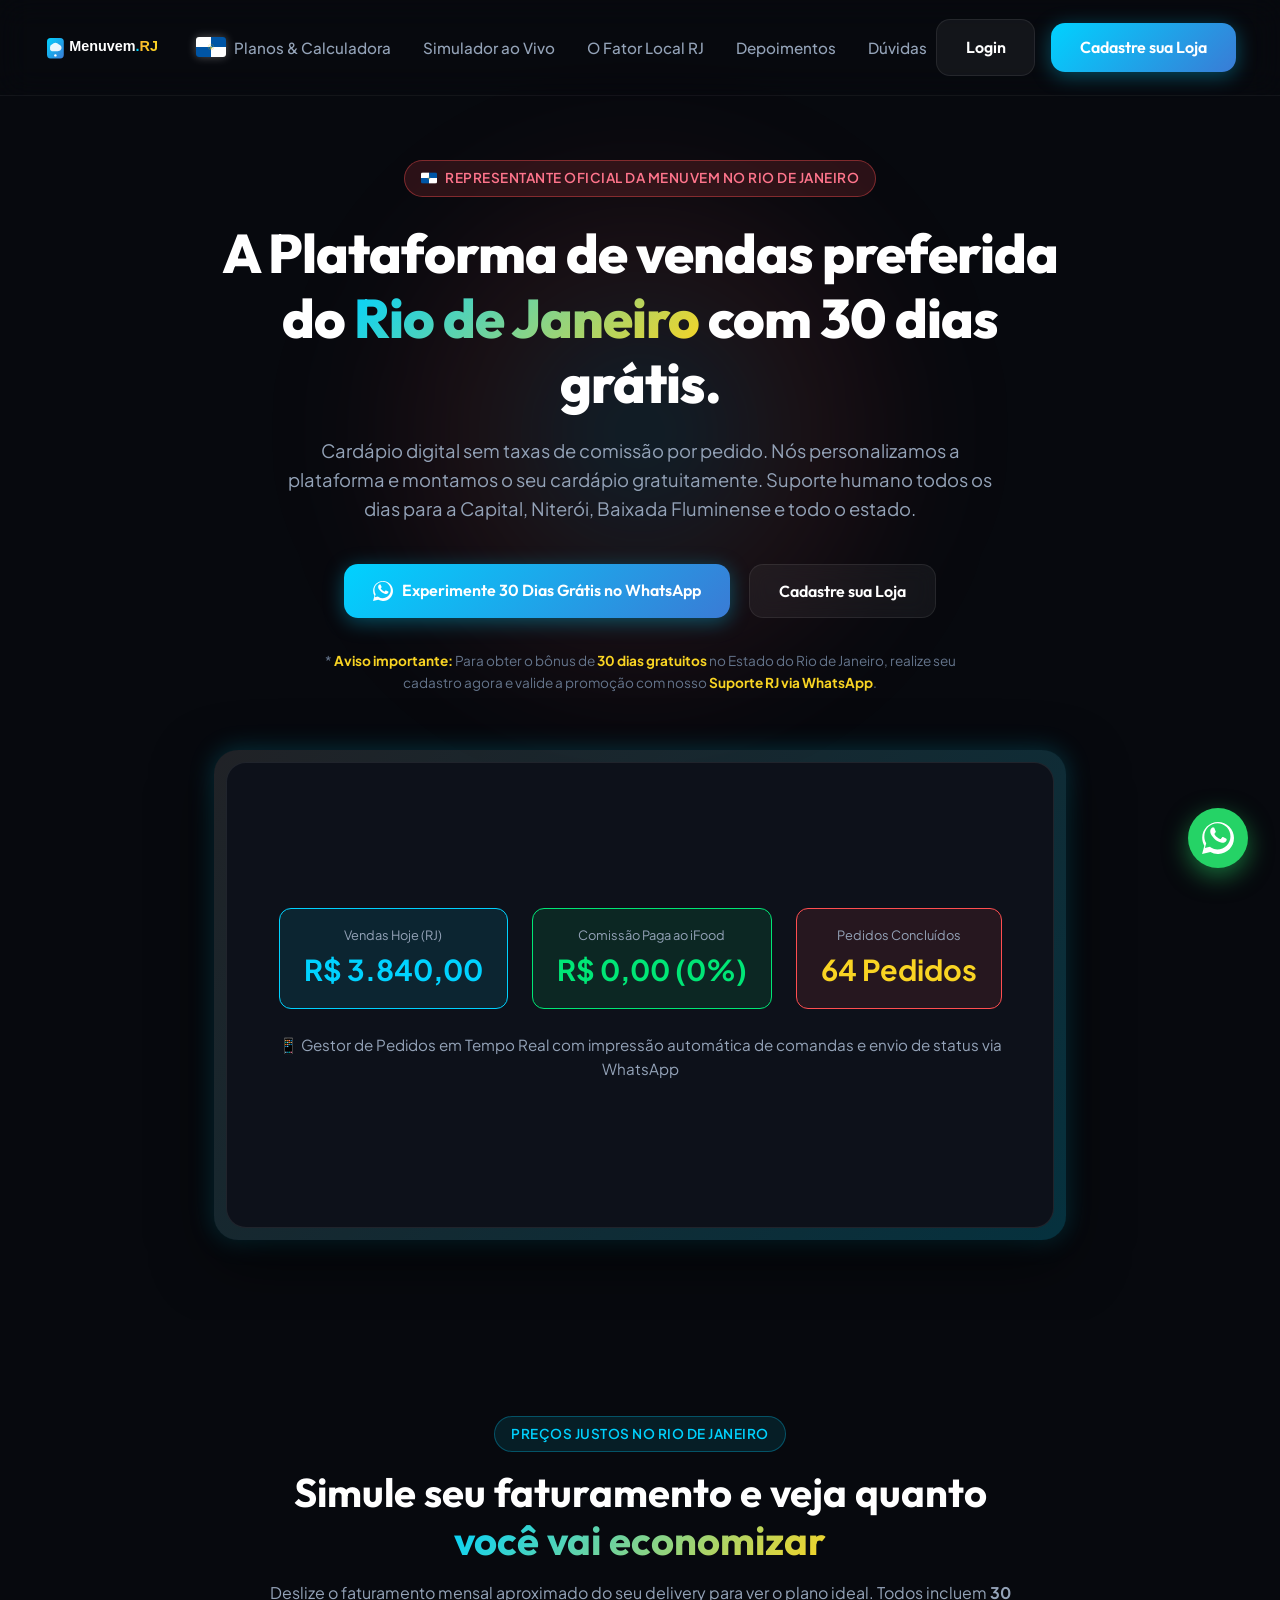
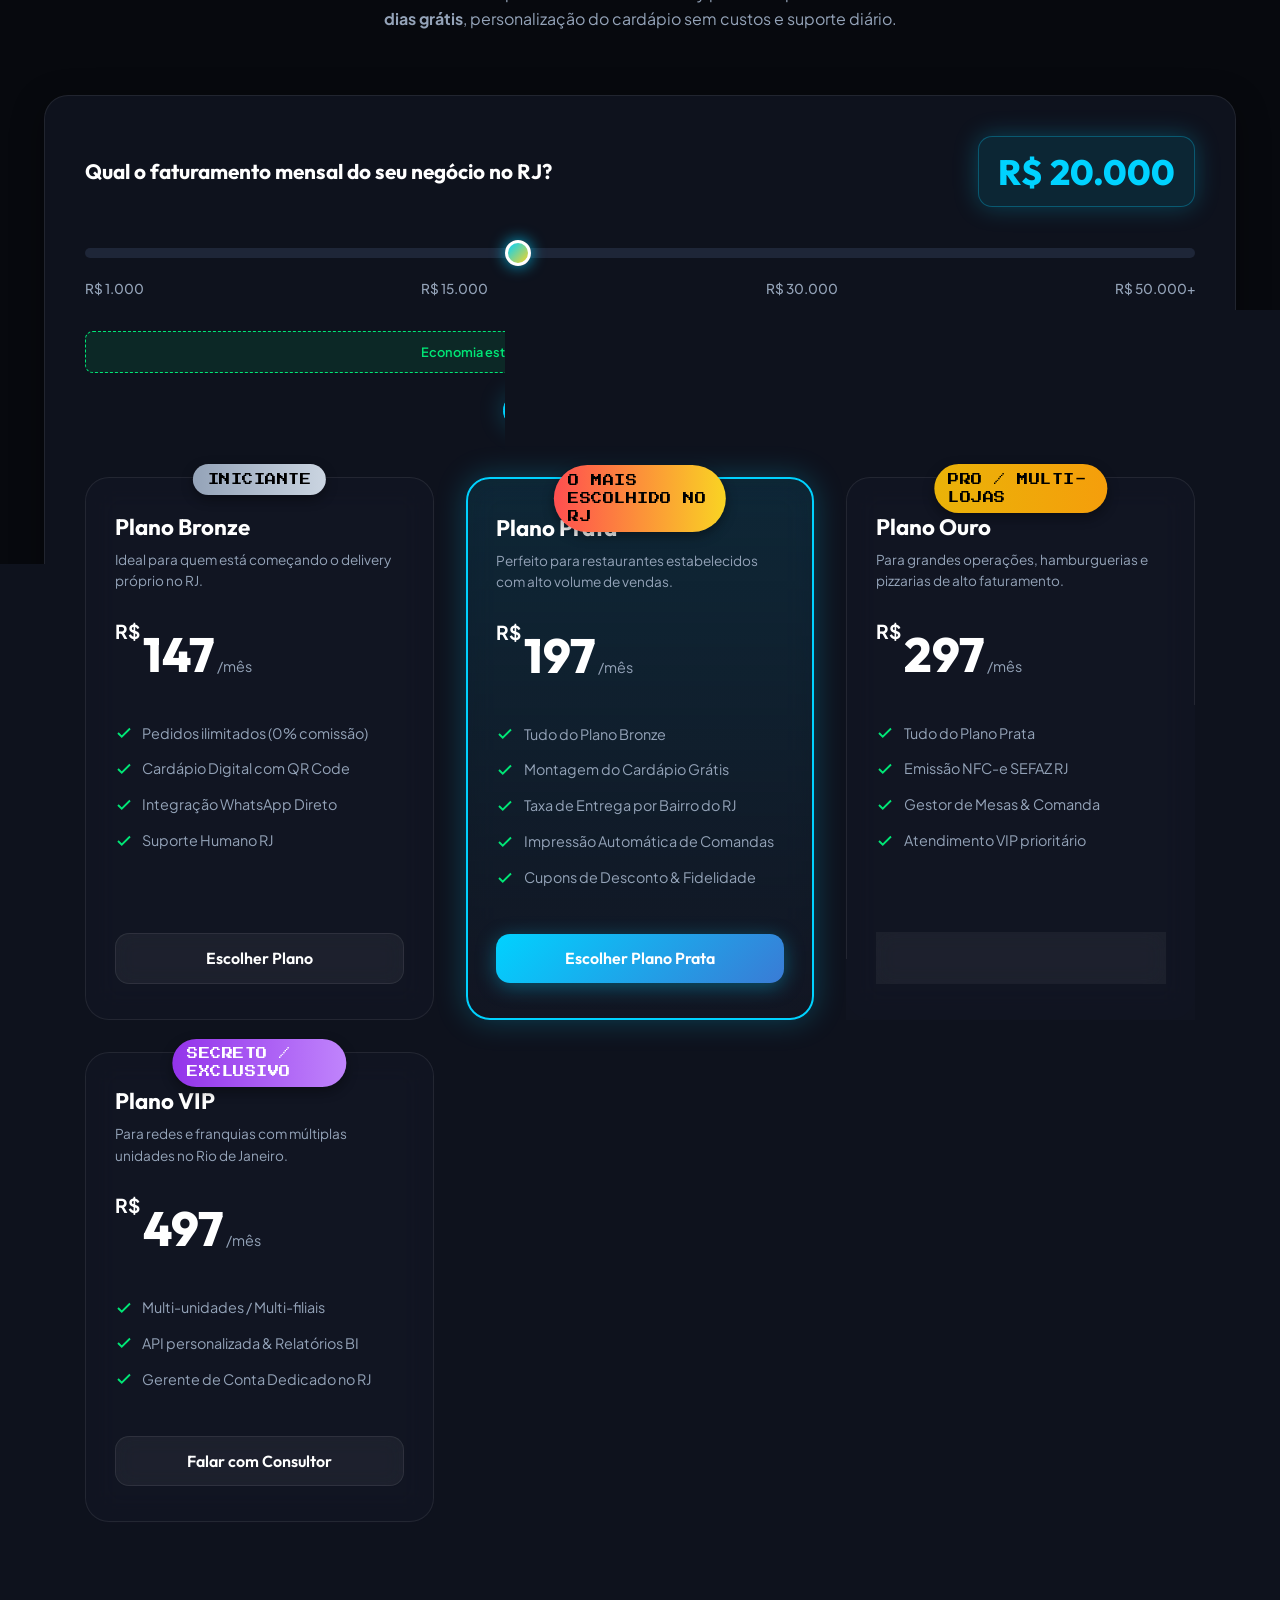
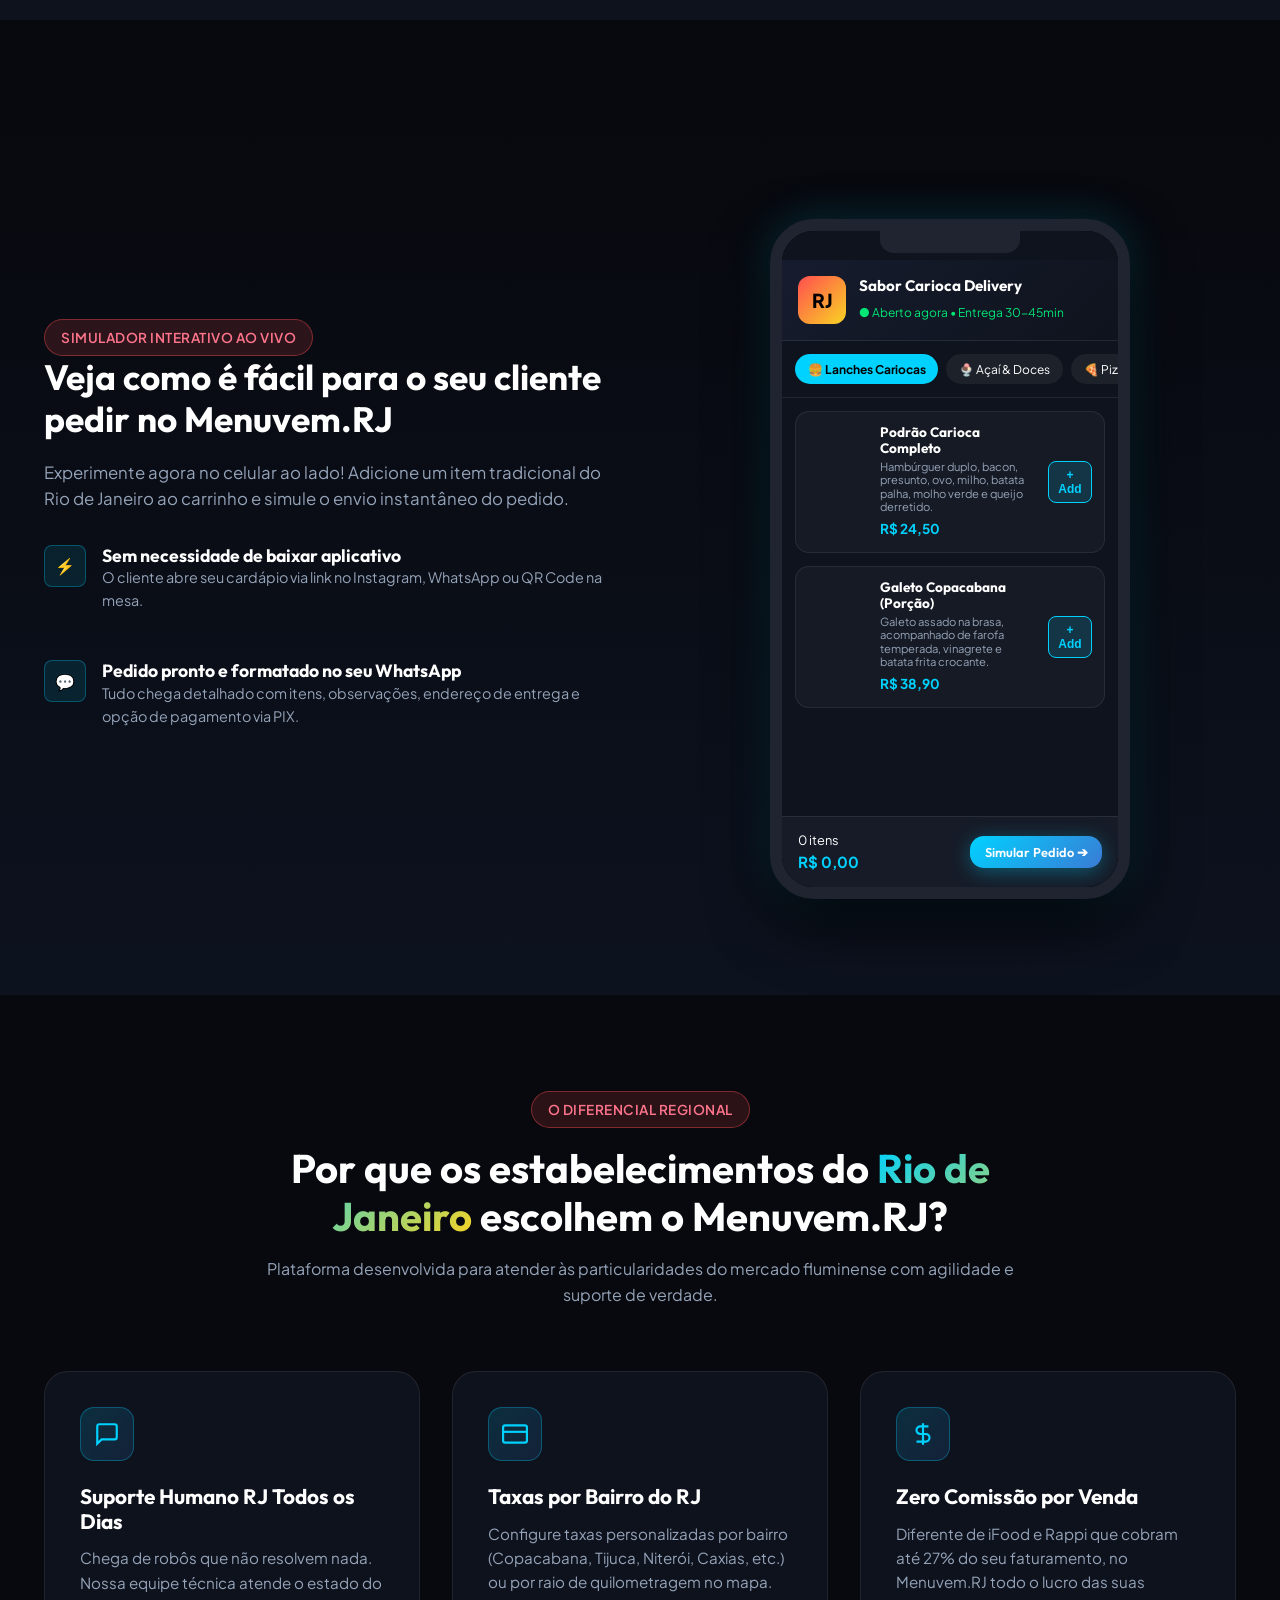
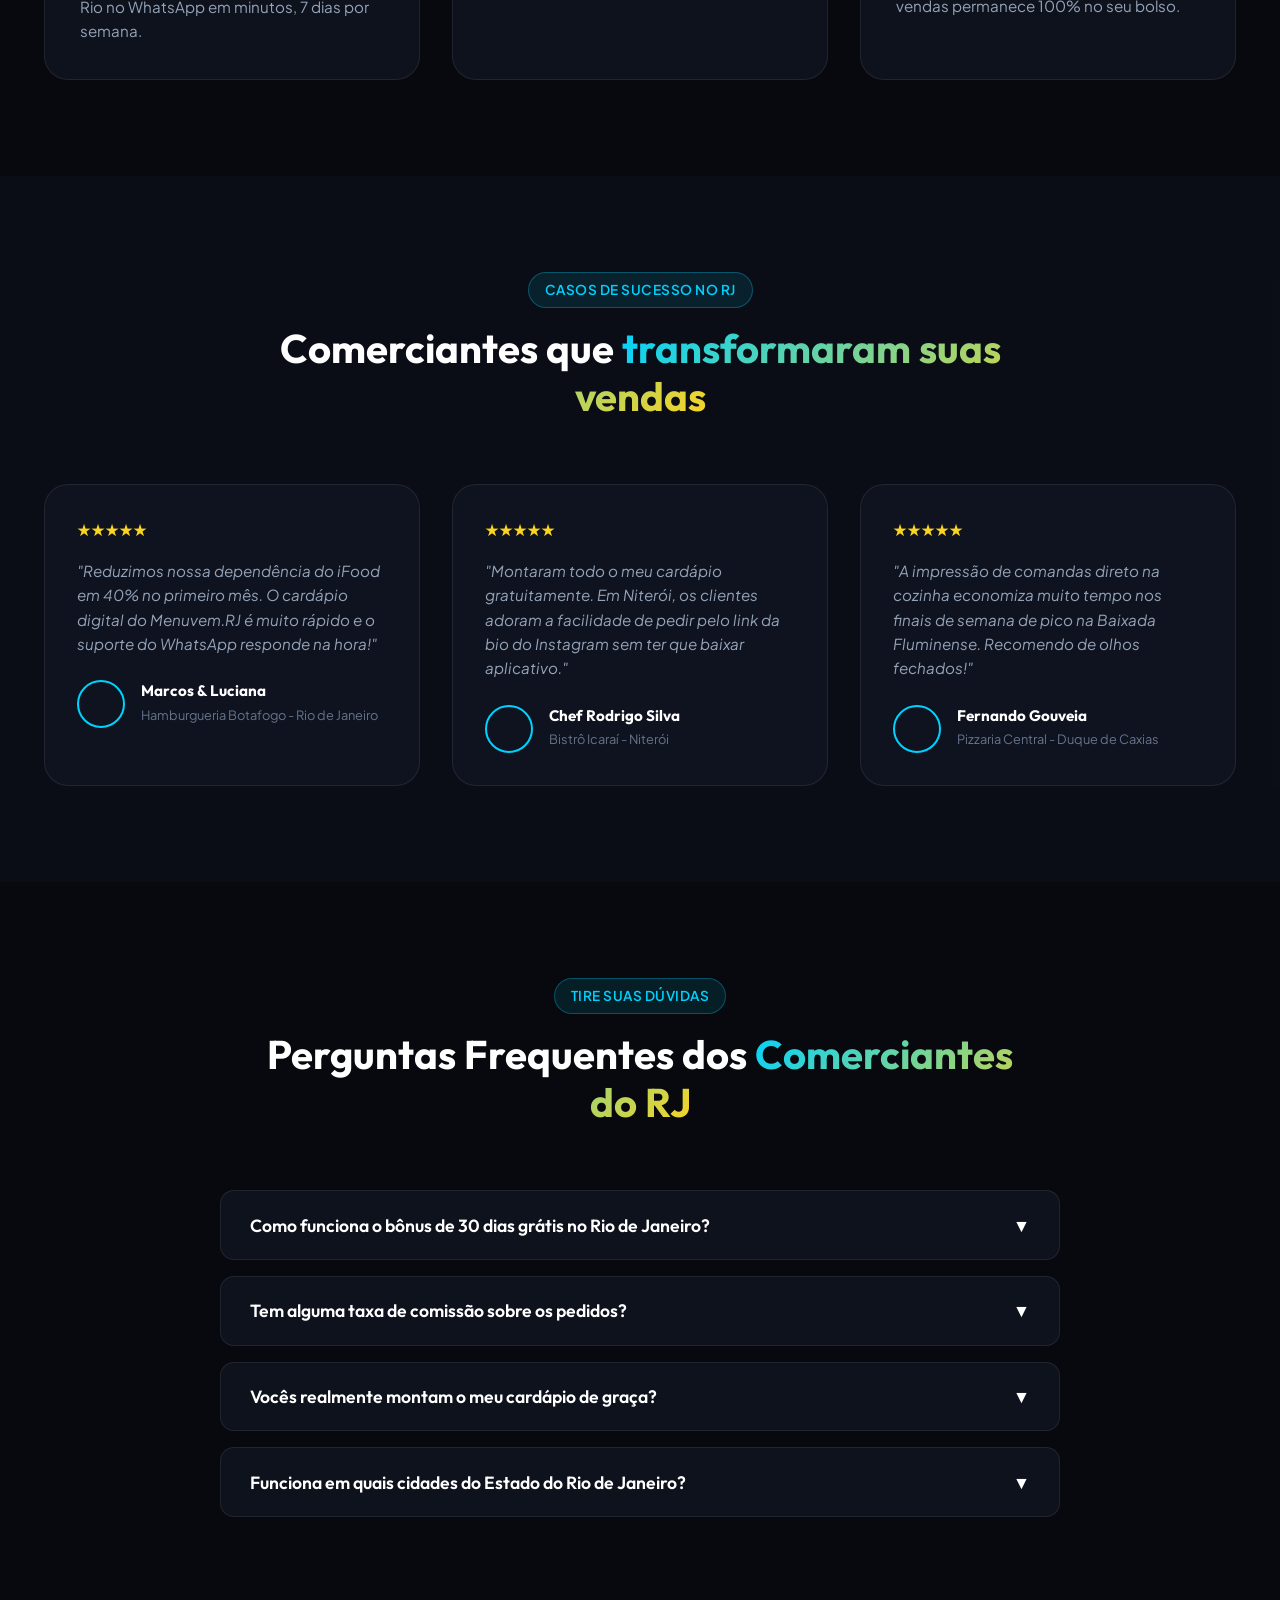
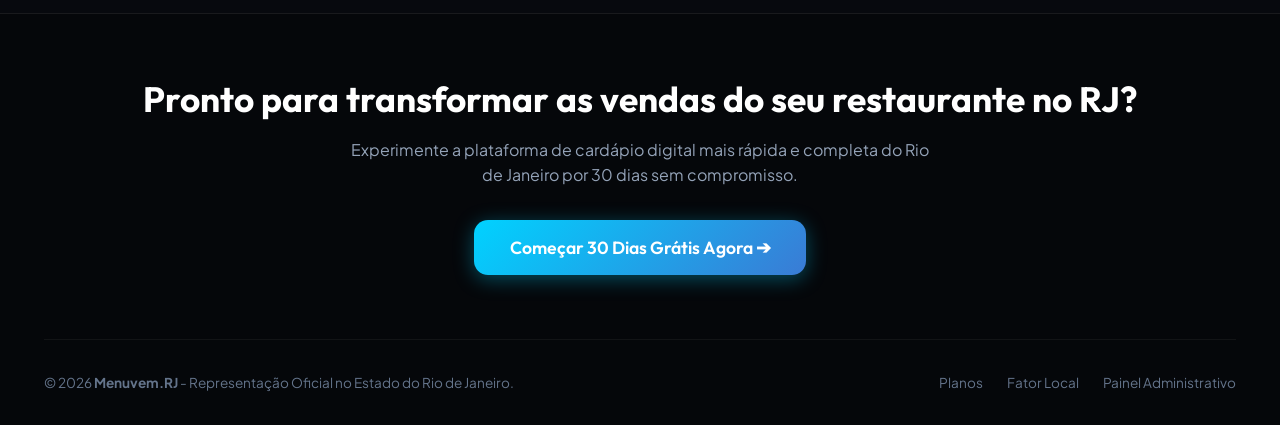
<file: menuvem-rj/index.html>
<!DOCTYPE html>
<html lang="pt-BR">

<head>
  <meta charset="UTF-8">
  <meta name="viewport" content="width=device-width, initial-scale=1.0">
  <meta name="description"
    content="Menuvem.RJ - O sistema de gestão de pedidos e cardápio digital oficial do Estado do Rio de Janeiro. Sem comissão por pedido, suporte humano 7 dias por semana para Rio de Janeiro capital, Niterói, Baixada Fluminense, Região dos Lagos e todo o estado.">
  <meta name="keywords"
    content="cardápio digital rj, gestor de pedidos rio de janeiro, automação restaurantes rj, sefaz rj nfc-e, cardapio whatsapp niteroi, delivery baixada fluminense, menuvem rj">

  <!-- Open Graph / Facebook / WhatsApp -->
  <meta property="og:type" content="website">
  <meta property="og:url" content="https://menuvemrj.com.br/">
  <meta property="og:title" content="Menuvem.RJ | Cardápio Digital & Plataforma de Vendas sem Comissão no RJ">
  <meta property="og:description"
    content="Aumente o faturamento do seu restaurante no Rio de Janeiro com cardápio próprio sem comissão, montagem gratuita do cardápio, 30 dias grátis e suporte local dedicado.">
  <meta property="og:image" content="./assets/logo.svg">

  <link rel="icon" type="image/svg+xml" href="./assets/rj-flag.svg">
  <title>Menuvem.RJ | Cardápio Digital & Gestão de Pedidos no Rio de Janeiro</title>

  <!-- Stylesheets -->
  <link rel="stylesheet" href="./css/main.css">
  <link rel="stylesheet" href="./css/components.css">
</head>

<body>

  <!-- Header / Navigation -->
  <header class="header">
    <div class="container">
      <a href="#" class="logo" id="header-logo">
        <img src="./assets/logo.svg" alt="Logo Menuvem.RJ" height="36">
        <img src="./assets/rj-flag.svg" alt="Bandeira RJ" class="logo-flag">
      </a>

      <nav>
        <ul class="nav-links">
          <li><a href="#planos">Planos & Calculadora</a></li>
          <li><a href="#demo">Simulador ao Vivo</a></li>
          <li><a href="#fator-local">O Fator Local RJ</a></li>
          <li><a href="#depoimentos">Depoimentos</a></li>
          <li><a href="#faq">Dúvidas</a></li>
        </ul>
      </nav>

      <div class="nav-cta">
        <a href="https://painel.menuvem.com.br" target="_blank" class="btn btn-secondary">
          Login
        </a>
        <button class="btn btn-primary btn-signup-open" id="nav-btn-cadastrar">
          Cadastre sua Loja
        </button>
      </div>

      <button class="menu-toggle" aria-label="Abrir Menu Mobile">
        <svg xmlns="http://www.w3.org/2000/svg" width="28" height="28" viewBox="0 0 24 24" fill="none"
          stroke="currentColor" stroke-width="2" stroke-linecap="round" stroke-linejoin="round">
          <line x1="3" y1="12" x2="21" y2="12"></line>
          <line x1="3" y1="6" x2="21" y2="6"></line>
          <line x1="3" y1="18" x2="21" y2="18"></line>
        </svg>
      </button>
    </div>
  </header>

  <!-- Mobile Drawer Menu -->
  <div class="mobile-menu-drawer">
    <div class="mobile-menu-links">
      <a href="#planos">Planos & Calculadora</a>
      <a href="#demo">Simulador ao Vivo</a>
      <a href="#fator-local">O Fator Local RJ</a>
      <a href="#depoimentos">Depoimentos</a>
      <a href="#faq">Dúvidas</a>
    </div>
    <div style="display: flex; flex-direction: column; gap: 1rem;">
      <a href="https://painel.menuvem.com.br" target="_blank" class="btn btn-secondary" style="width: 100%;">Login</a>
      <button class="btn btn-primary btn-signup-open" style="width: 100%;">Cadastre-se Grátis</button>
    </div>
  </div>

  <!-- Hero Section -->
  <section class="hero">
    <div class="hero-glow-bg"></div>
    <div class="container hero-content">
      <span class="badge badge-rj reveal">
        <img src="./assets/rj-flag.svg" alt="Bandeira RJ" width="16" height="12" style="border-radius: 2px;">
        Representante Oficial da Menuvem no Rio de Janeiro
      </span>

      <h1 class="hero-title reveal delay-100">
        A Plataforma de vendas preferida do <span>Rio de Janeiro</span> com 30 dias grátis.
      </h1>

      <p class="hero-description reveal delay-200">
        Cardápio digital sem taxas de comissão por pedido. Nós personalizamos a plataforma e montamos o seu cardápio gratuitamente. Suporte humano todos os dias para a Capital, Niterói, Baixada Fluminense e todo o estado.
      </p>

      <div class="hero-ctas reveal delay-300">
        <a href="https://wa.me/5521999998888?text=Ol%C3%A1!%20Vim%20pelo%20site%20da%20Menuvem.RJ%20e%20gostaria%20de%20ativar%20meus%2030%20dias%20gr%C3%A1tis!"
          target="_blank" class="btn btn-primary" id="hero-btn-primary">
          <svg xmlns="http://www.w3.org/2000/svg" width="20" height="20" viewBox="0 0 24 24" fill="currentColor">
            <path
              d="M.057 24l1.687-6.163c-1.041-1.804-1.588-3.849-1.587-5.946C.06 5.348 5.397.01 12.008.01c3.202.001 6.212 1.246 8.477 3.514 2.266 2.268 3.507 5.28 3.505 8.484-.004 6.657-5.34 11.997-11.953 11.997-2.005-.001-3.973-.504-5.727-1.465L0 24zm6.59-4.846c1.6.95 3.188 1.449 4.825 1.451 5.436 0 9.86-4.37 9.864-9.799.002-2.63-1.023-5.101-2.885-6.967C16.588 2.022 14.12 1 11.66 1c-5.456 0-9.9 4.398-9.905 9.829-.001 1.765.485 3.488 1.408 5.093l-.999 3.648 3.843-.984zm11.23-6.842c-.303-.151-1.793-.884-2.071-.985-.278-.101-.48-.151-.681.151-.202.303-.781.985-.957 1.186-.177.202-.353.227-.656.075-.303-.151-1.28-.472-2.438-1.503-.9-.8-1.507-1.787-1.684-2.09-.177-.302-.018-.465.133-.614.136-.134.303-.353.454-.528.152-.177.202-.303.303-.505.101-.202.051-.378-.025-.528-.076-.151-.681-1.641-.933-2.246-.247-.591-.497-.512-.681-.512-.177-.008-.379-.008-.581-.008-.202 0-.531.075-.809.378-.278.302-1.061 1.037-1.061 2.531 0 1.493 1.087 2.936 1.238 3.138.152.202 2.138 3.262 5.177 4.57.722.311 1.286.497 1.726.637.725.23 1.385.197 1.906.12.581-.087 1.793-.73 2.046-1.437.252-.705.252-1.31.177-1.437-.076-.127-.278-.202-.581-.353z" />
          </svg>
          Experimente 30 Dias Grátis no WhatsApp
        </a>
        <button class="btn btn-secondary btn-signup-open">
          Cadastre sua Loja
        </button>
      </div>

      <p class="hero-notice reveal delay-350">
        * <strong>Aviso importante:</strong> Para obter o bônus de <strong>30 dias gratuitos</strong> no Estado do Rio de Janeiro, realize seu cadastro agora e valide a promoção com nosso <strong>Suporte RJ via WhatsApp</strong>.
      </p>

      <!-- Dashboard Mockup Showcase Frame -->
      <div class="hero-visual-wrapper reveal delay-400">
        <div class="hero-mockup-inner">
          <div style="text-align: center; padding: 2rem;">
            <div style="display: flex; justify-content: center; gap: 1.5rem; margin-bottom: 1.5rem; flex-wrap: wrap;">
              <div style="background: rgba(0, 210, 255, 0.1); border: 1px solid var(--primary); padding: 1rem 1.5rem; border-radius: 12px;">
                <span style="font-size: 0.8rem; color: var(--text-muted); display: block;">Vendas Hoje (RJ)</span>
                <strong style="font-size: 1.8rem; color: var(--primary);">R$ 3.840,00</strong>
              </div>
              <div style="background: rgba(0, 230, 118, 0.1); border: 1px solid var(--accent-rj-neon); padding: 1rem 1.5rem; border-radius: 12px;">
                <span style="font-size: 0.8rem; color: var(--text-muted); display: block;">Comissão Paga ao iFood</span>
                <strong style="font-size: 1.8rem; color: var(--accent-rj-neon);">R$ 0,00 (0%)</strong>
              </div>
              <div style="background: rgba(255, 78, 80, 0.1); border: 1px solid var(--accent-rj-coral); padding: 1rem 1.5rem; border-radius: 12px;">
                <span style="font-size: 0.8rem; color: var(--text-muted); display: block;">Pedidos Concluídos</span>
                <strong style="font-size: 1.8rem; color: var(--accent-rj-gold);">64 Pedidos</strong>
              </div>
            </div>
            <p style="color: var(--text-muted); font-size: 0.95rem;">📱 Gestor de Pedidos em Tempo Real com impressão automática de comandas e envio de status via WhatsApp</p>
          </div>
        </div>
      </div>
    </div>
  </section>

  <!-- Section 2: Planos & Calculadora de Faturamento -->
  <section class="section" id="planos">
    <div class="container">
      <div class="section-header reveal">
        <span class="badge">Preços Justos no Rio de Janeiro</span>
        <h2 class="section-title">Simule seu faturamento e veja quanto <span>você vai economizar</span></h2>
        <p style="color: var(--text-muted);">
          Deslize o faturamento mensal aproximado do seu delivery para ver o plano ideal. Todos incluem <strong>30 dias grátis</strong>, personalização do cardápio sem custos e suporte diário.
        </p>
      </div>

      <!-- Calculadora Box -->
      <div class="calc-container reveal">
        <div class="calc-header">
          <h3>Qual o faturamento mensal do seu negócio no RJ?</h3>
          <div class="calc-faturamento-display" id="faturamento-val">R$ 20.000</div>
        </div>

        <div class="calc-slider-box">
          <input type="range" id="faturamento-slider" class="range-slider" min="1000" max="50000" step="1000" value="20000" aria-label="Faturamento Mensal">
          <div class="slider-labels">
            <span>R$ 1.000</span>
            <span>R$ 15.000</span>
            <span>R$ 30.000</span>
            <span>R$ 50.000+</span>
          </div>
        </div>

        <div class="economy-callout" id="calc-economy-text">
          Economia estimada de <strong>R$ 2.203/mês</strong> em comparação com taxas habituais de marketplace!
        </div>

        <div class="pricing-toggle-box">
          <button class="pricing-toggle-btn active" id="toggle-mensal">Mensal</button>
          <button class="pricing-toggle-btn" id="toggle-anual">Anual <span class="save-badge">20% OFF</span></button>
        </div>

        <!-- Grid de Cards dos Planos (TCG Glassmorphism) -->
        <div class="plans-grid">
          <!-- Plano Bronze -->
          <div class="plan-card" id="plan-bronze">
            <span class="plan-card-badge" style="background: linear-gradient(90deg, #94a3b8, #cbd5e1);">INICIANTE</span>
            <h3 class="plan-name">Plano Bronze</h3>
            <p class="plan-desc">Ideal para quem está começando o delivery próprio no RJ.</p>
            <div class="plan-price-box">
              <span class="plan-currency">R$</span>
              <span class="plan-price" id="price-bronze">147</span>
              <span class="plan-period">/mês</span>
            </div>
            <ul class="plan-features">
              <li><svg width="18" height="18" viewBox="0 0 24 24" fill="none" stroke="currentColor" stroke-width="2.5"><polyline points="20 6 9 17 4 12"></polyline></svg> Pedidos ilimitados (0% comissão)</li>
              <li><svg width="18" height="18" viewBox="0 0 24 24" fill="none" stroke="currentColor" stroke-width="2.5"><polyline points="20 6 9 17 4 12"></polyline></svg> Cardápio Digital com QR Code</li>
              <li><svg width="18" height="18" viewBox="0 0 24 24" fill="none" stroke="currentColor" stroke-width="2.5"><polyline points="20 6 9 17 4 12"></polyline></svg> Integração WhatsApp Direto</li>
              <li><svg width="18" height="18" viewBox="0 0 24 24" fill="none" stroke="currentColor" stroke-width="2.5"><polyline points="20 6 9 17 4 12"></polyline></svg> Suporte Humano RJ</li>
            </ul>
            <button class="btn btn-secondary btn-signup-open" style="width: 100%;">Escolher Plano</button>
          </div>

          <!-- Plano Prata (Recommended) -->
          <div class="plan-card recommended" id="plan-prata">
            <span class="plan-card-badge">O MAIS ESCOLHIDO NO RJ</span>
            <h3 class="plan-name">Plano Prata</h3>
            <p class="plan-desc">Perfeito para restaurantes estabelecidos com alto volume de vendas.</p>
            <div class="plan-price-box">
              <span class="plan-currency">R$</span>
              <span class="plan-price" id="price-prata">197</span>
              <span class="plan-period">/mês</span>
            </div>
            <ul class="plan-features">
              <li><svg width="18" height="18" viewBox="0 0 24 24" fill="none" stroke="currentColor" stroke-width="2.5"><polyline points="20 6 9 17 4 12"></polyline></svg> Tudo do Plano Bronze</li>
              <li><svg width="18" height="18" viewBox="0 0 24 24" fill="none" stroke="currentColor" stroke-width="2.5"><polyline points="20 6 9 17 4 12"></polyline></svg> Montagem do Cardápio Grátis</li>
              <li><svg width="18" height="18" viewBox="0 0 24 24" fill="none" stroke="currentColor" stroke-width="2.5"><polyline points="20 6 9 17 4 12"></polyline></svg> Taxa de Entrega por Bairro do RJ</li>
              <li><svg width="18" height="18" viewBox="0 0 24 24" fill="none" stroke="currentColor" stroke-width="2.5"><polyline points="20 6 9 17 4 12"></polyline></svg> Impressão Automática de Comandas</li>
              <li><svg width="18" height="18" viewBox="0 0 24 24" fill="none" stroke="currentColor" stroke-width="2.5"><polyline points="20 6 9 17 4 12"></polyline></svg> Cupons de Desconto & Fidelidade</li>
            </ul>
            <button class="btn btn-primary btn-signup-open" style="width: 100%;">Escolher Plano Prata</button>
          </div>

          <!-- Plano Ouro -->
          <div class="plan-card" id="plan-ouro">
            <span class="plan-card-badge" style="background: linear-gradient(90deg, #eab308, #f59e0b);">PRO / MULTI-LOJAS</span>
            <h3 class="plan-name">Plano Ouro</h3>
            <p class="plan-desc">Para grandes operações, hamburguerias e pizzarias de alto faturamento.</p>
            <div class="plan-price-box">
              <span class="plan-currency">R$</span>
              <span class="plan-price" id="price-ouro">297</span>
              <span class="plan-period">/mês</span>
            </div>
            <ul class="plan-features">
              <li><svg width="18" height="18" viewBox="0 0 24 24" fill="none" stroke="currentColor" stroke-width="2.5"><polyline points="20 6 9 17 4 12"></polyline></svg> Tudo do Plano Prata</li>
              <li><svg width="18" height="18" viewBox="0 0 24 24" fill="none" stroke="currentColor" stroke-width="2.5"><polyline points="20 6 9 17 4 12"></polyline></svg> Emissão NFC-e SEFAZ RJ</li>
              <li><svg width="18" height="18" viewBox="0 0 24 24" fill="none" stroke="currentColor" stroke-width="2.5"><polyline points="20 6 9 17 4 12"></polyline></svg> Gestor de Mesas & Comanda Móvel</li>
              <li><svg width="18" height="18" viewBox="0 0 24 24" fill="none" stroke="currentColor" stroke-width="2.5"><polyline points="20 6 9 17 4 12"></polyline></svg> Atendimento VIP prioritário</li>
            </ul>
            <button class="btn btn-secondary btn-signup-open" style="width: 100%;">Escolher Plano Ouro</button>
          </div>

          <!-- Plano VIP -->
          <div class="plan-card" id="plan-vip">
            <span class="plan-card-badge" style="background: linear-gradient(90deg, #9333ea, #c084fc); color: white;">SECRETO / EXCLUSIVO</span>
            <h3 class="plan-name">Plano VIP</h3>
            <p class="plan-desc">Para redes e franquias com múltiplas unidades no Rio de Janeiro.</p>
            <div class="plan-price-box">
              <span class="plan-currency">R$</span>
              <span class="plan-price" id="price-vip">497</span>
              <span class="plan-period">/mês</span>
            </div>
            <ul class="plan-features">
              <li><svg width="18" height="18" viewBox="0 0 24 24" fill="none" stroke="currentColor" stroke-width="2.5"><polyline points="20 6 9 17 4 12"></polyline></svg> Multi-unidades / Multi-filiais</li>
              <li><svg width="18" height="18" viewBox="0 0 24 24" fill="none" stroke="currentColor" stroke-width="2.5"><polyline points="20 6 9 17 4 12"></polyline></svg> API personalizada & Relatórios BI</li>
              <li><svg width="18" height="18" viewBox="0 0 24 24" fill="none" stroke="currentColor" stroke-width="2.5"><polyline points="20 6 9 17 4 12"></polyline></svg> Gerente de Conta Dedicado no RJ</li>
            </ul>
            <button class="btn btn-secondary btn-signup-open" style="width: 100%;">Falar com Consultor</button>
          </div>
        </div>
      </div>
    </div>
  </section>

  <!-- Section 3: Live Interactive Smartphone Menu Simulator -->
  <section class="section demo-section" id="demo">
    <div class="container">
      <div class="demo-wrapper">
        <div class="demo-info reveal">
          <span class="badge badge-rj">Simulador Interativo ao Vivo</span>
          <h3>Veja como é fácil para o seu cliente pedir no <span>Menuvem.RJ</span></h3>
          <p>
            Experimente agora no celular ao lado! Adicione um item tradicional do Rio de Janeiro ao carrinho e simule o envio instantâneo do pedido.
          </p>

          <div class="demo-feature-list">
            <div class="demo-feature-item">
              <div class="demo-icon-box">⚡</div>
              <div>
                <h4 style="font-size: 1.1rem; color: var(--text-main);">Sem necessidade de baixar aplicativo</h4>
                <p style="font-size: 0.9rem; color: var(--text-muted);">O cliente abre seu cardápio via link no Instagram, WhatsApp ou QR Code na mesa.</p>
              </div>
            </div>
            <div class="demo-feature-item">
              <div class="demo-icon-box">💬</div>
              <div>
                <h4 style="font-size: 1.1rem; color: var(--text-main);">Pedido pronto e formatado no seu WhatsApp</h4>
                <p style="font-size: 0.9rem; color: var(--text-muted);">Tudo chega detalhado com itens, observações, endereço de entrega e opção de pagamento via PIX.</p>
              </div>
            </div>
          </div>
        </div>

        <!-- Phone Mockup -->
        <div class="reveal delay-200">
          <div class="phone-mockup">
            <div class="phone-notch"></div>
            <div class="phone-screen">
              <!-- Store Header -->
              <div class="phone-store-header">
                <div class="phone-store-avatar">RJ</div>
                <div class="phone-store-info">
                  <h4>Sabor Carioca Delivery</h4>
                  <span>● Aberto agora • Entrega 30-45min</span>
                </div>
              </div>

              <!-- Category Chips -->
              <div class="phone-categories">
                <div class="phone-cat-chip active" data-cat="lanches">🍔 Lanches Cariocas</div>
                <div class="phone-cat-chip" data-cat="acai">🍨 Açaí & Doces</div>
                <div class="phone-cat-chip" data-cat="pizzas">🍕 Pizzas</div>
                <div class="phone-cat-chip" data-cat="bebidas">🥤 Bebidas</div>
              </div>

              <!-- Menu Items Container -->
              <div class="phone-menu-items" id="phone-menu-items">
                <!-- Dynamically populated by demo-menu.js -->
              </div>

              <!-- Cart Bar -->
              <div class="phone-cart-bar">
                <div class="phone-cart-info">
                  <span id="cart-count">0 itens</span>
                  <strong id="cart-total">R$ 0,00</strong>
                </div>
                <button class="btn btn-primary" id="btn-phone-checkout" style="padding: 0.5rem 0.9rem; font-size: 0.8rem;">
                  Simular Pedido ➔
                </button>
              </div>
            </div>
          </div>
        </div>
      </div>
    </div>
  </section>

  <!-- Section 4: O Fator Local RJ & Recursos Regionalizados -->
  <section class="section" id="fator-local">
    <div class="container">
      <div class="section-header reveal">
        <span class="badge badge-rj">O Diferencial Regional</span>
        <h2 class="section-title">Por que os estabelecimentos do <span>Rio de Janeiro</span> escolhem o Menuvem.RJ?</h2>
        <p style="color: var(--text-muted);">
          Plataforma desenvolvida para atender às particularidades do mercado fluminense com agilidade e suporte de verdade.
        </p>
      </div>

      <div class="features-grid">
        <div class="feature-card reveal">
          <div class="feature-icon-wrapper">
            <svg width="26" height="26" viewBox="0 0 24 24" fill="none" stroke="currentColor" stroke-width="2"><path d="M21 15a2 2 0 0 1-2 2H7l-4 4V5a2 2 0 0 1 2-2h14a2 2 0 0 1 2 2z"></path></svg>
          </div>
          <h3>Suporte Humano RJ Todos os Dias</h3>
          <p>Chega de robôs que não resolvem nada. Nossa equipe técnica atende o estado do Rio no WhatsApp em minutos, 7 dias por semana.</p>
        </div>

        <div class="feature-card reveal delay-100">
          <div class="feature-icon-wrapper">
            <svg width="26" height="26" viewBox="0 0 24 24" fill="none" stroke="currentColor" stroke-width="2"><rect x="1" y="4" width="22" height="16" rx="2" ry="2"></rect><line x1="1" y1="10" x2="23" y2="10"></line></svg>
          </div>
          <h3>Taxas por Bairro do RJ</h3>
          <p>Configure taxas personalizadas por bairro (Copacabana, Tijuca, Niterói, Caxias, etc.) ou por raio de quilometragem no mapa.</p>
        </div>

        <div class="feature-card reveal delay-200">
          <div class="feature-icon-wrapper">
            <svg width="26" height="26" viewBox="0 0 24 24" fill="none" stroke="currentColor" stroke-width="2"><path d="M12 2v20M17 5H9.5a3.5 3.5 0 0 0 0 7h5a3.5 3.5 0 0 1 0 7H6"></path></svg>
          </div>
          <h3>Zero Comissão por Venda</h3>
          <p>Diferente de iFood e Rappi que cobram até 27% do seu faturamento, no Menuvem.RJ todo o lucro das suas vendas permanece 100% no seu bolso.</p>
        </div>
      </div>
    </div>
  </section>

  <!-- Section 5: Depoimentos de Restaurantes do RJ -->
  <section class="section" id="depoimentos" style="background: rgba(18, 22, 35, 0.4);">
    <div class="container">
      <div class="section-header reveal">
        <span class="badge">Casos de Sucesso no RJ</span>
        <h2 class="section-title">Comerciantes que <span>transformaram suas vendas</span></h2>
      </div>

      <div class="testimonials-grid">
        <div class="testimonial-card reveal">
          <div class="testimonial-stars">★★★★★</div>
          <p class="testimonial-text">"Reduzimos nossa dependência do iFood em 40% no primeiro mês. O cardápio digital do Menuvem.RJ é muito rápido e o suporte do WhatsApp responde na hora!"</p>
          <div class="testimonial-author">
            <div class="author-avatar" style="background-image: url('https://images.unsplash.com/photo-1577219491135-ce391730fb2c?auto=format&fit=crop&w=100&q=80')"></div>
            <div class="author-info">
              <h4>Marcos & Luciana</h4>
              <span>Hamburgueria Botafogo - Rio de Janeiro</span>
            </div>
          </div>
        </div>

        <div class="testimonial-card reveal delay-100">
          <div class="testimonial-stars">★★★★★</div>
          <p class="testimonial-text">"Montaram todo o meu cardápio gratuitamente. Em Niterói, os clientes adoram a facilidade de pedir pelo link da bio do Instagram sem ter que baixar aplicativo."</p>
          <div class="testimonial-author">
            <div class="author-avatar" style="background-image: url('https://images.unsplash.com/photo-1583394838336-acd977736f90?auto=format&fit=crop&w=100&q=80')"></div>
            <div class="author-info">
              <h4>Chef Rodrigo Silva</h4>
              <span>Bistrô Icaraí - Niterói</span>
            </div>
          </div>
        </div>

        <div class="testimonial-card reveal delay-200">
          <div class="testimonial-stars">★★★★★</div>
          <p class="testimonial-text">"A impressão de comandas direto na cozinha economiza muito tempo nos finais de semana de pico na Baixada Fluminense. Recomendo de olhos fechados!"</p>
          <div class="testimonial-author">
            <div class="author-avatar" style="background-image: url('https://images.unsplash.com/photo-1560250097-0b93528c311a?auto=format&fit=crop&w=100&q=80')"></div>
            <div class="author-info">
              <h4>Fernando Gouveia</h4>
              <span>Pizzaria Central - Duque de Caxias</span>
            </div>
          </div>
        </div>
      </div>
    </div>
  </section>

  <!-- Section 6: Perguntas Frequentes (FAQ) -->
  <section class="section" id="faq">
    <div class="container">
      <div class="section-header reveal">
        <span class="badge">Tire suas dúvidas</span>
        <h2 class="section-title">Perguntas Frequentes dos <span>Comerciantes do RJ</span></h2>
      </div>

      <div class="faq-container reveal">
        <div class="faq-item">
          <button class="faq-question">
            Como funciona o bônus de 30 dias grátis no Rio de Janeiro?
            <span class="faq-icon">▼</span>
          </button>
          <div class="faq-answer">
            Você faz o seu cadastro em nosso site, cria sua conta e entra em contato com nossa equipe de suporte RJ no WhatsApp. Nós aplicamos a promoção de 30 dias totalmente gratuitos, montamos seu cardápio e você só paga a mensalidade se gostar do resultado!
          </div>
        </div>

        <div class="faq-item">
          <button class="faq-question">
            Tem alguma taxa de comissão sobre os pedidos?
            <span class="faq-icon">▼</span>
          </button>
          <div class="faq-answer">
            Zero! Não cobramos nenhuma taxa de comissão por pedido. Você paga apenas o valor fixo da mensalidade do seu plano e todo o faturamento das suas vendas é 100% seu.
          </div>
        </div>

        <div class="faq-item">
          <button class="faq-question">
            Vocês realmente montam o meu cardápio de graça?
            <span class="faq-icon">▼</span>
          </button>
          <div class="faq-answer">
            Sim! Para estabelecimentos no estado do Rio de Janeiro, nossa equipe cadastra seus produtos, fotos, descrições e adicionais sem nenhum custo adicional.
          </div>
        </div>

        <div class="faq-item">
          <button class="faq-question">
            Funciona em quais cidades do Estado do Rio de Janeiro?
            <span class="faq-icon">▼</span>
          </button>
          <div class="faq-answer">
            Em absolutamente todo o estado! Atendemos a Capital (Zona Sul, Norte, Oeste, Centro, Barra), Niterói, São Gonçalo, Baixada Fluminense (Caxias, Nova Iguaçu, Nilópolis), Região dos Lagos (Cabo Frio, Búzios, Arraial) e Região Serrana.
          </div>
        </div>
      </div>
    </div>
  </section>

  <!-- Footer CTA -->
  <footer style="background: #05070a; border-top: 1px solid var(--border-light); padding: 4rem 0 2rem 0;">
    <div class="container" style="text-align: center;">
      <h2 style="font-size: 2.2rem; margin-bottom: 1rem;">Pronto para transformar as vendas do seu restaurante no RJ?</h2>
      <p style="color: var(--text-muted); max-width: 600px; margin: 0 auto 2rem auto;">
        Experimente a plataforma de cardápio digital mais rápida e completa do Rio de Janeiro por 30 dias sem compromisso.
      </p>

      <button class="btn btn-primary btn-signup-open" style="font-size: 1.1rem; padding: 1rem 2.2rem;">
        Começar 30 Dias Grátis Agora ➔
      </button>

      <div style="margin-top: 4rem; padding-top: 2rem; border-top: 1px solid rgba(255,255,255,0.05); color: var(--text-subtle); font-size: 0.85rem; display: flex; justify-content: space-between; align-items: center; flex-wrap: wrap; gap: 1rem;">
        <div>
          © 2026 <strong>Menuvem.RJ</strong> - Representação Oficial no Estado do Rio de Janeiro.
        </div>
        <div style="display: flex; gap: 1.5rem;">
          <a href="#planos">Planos</a>
          <a href="#fator-local">Fator Local</a>
          <a href="https://painel.menuvem.com.br" target="_blank">Painel Administrativo</a>
        </div>
      </div>
    </div>
  </footer>

  <!-- Floating WhatsApp Button -->
  <a href="https://wa.me/5521999998888?text=Ol%C3%A1!%20Vim%20pelo%20site%20da%20Menuvem.RJ%20e%20quero%20minha%20demonstra%C3%A7%C3%A3o%20gr%C3%A1tis!"
    target="_blank" class="whatsapp-float" aria-label="Suporte WhatsApp RJ">
    <svg xmlns="http://www.w3.org/2000/svg" width="32" height="32" viewBox="0 0 24 24" fill="currentColor">
      <path
        d="M.057 24l1.687-6.163c-1.041-1.804-1.588-3.849-1.587-5.946C.06 5.348 5.397.01 12.008.01c3.202.001 6.212 1.246 8.477 3.514 2.266 2.268 3.507 5.28 3.505 8.484-.004 6.657-5.34 11.997-11.953 11.997-2.005-.001-3.973-.504-5.727-1.465L0 24zm6.59-4.846c1.6.95 3.188 1.449 4.825 1.451 5.436 0 9.86-4.37 9.864-9.799.002-2.63-1.023-5.101-2.885-6.967C16.588 2.022 14.12 1 11.66 1c-5.456 0-9.9 4.398-9.905 9.829-.001 1.765.485 3.488 1.408 5.093l-.999 3.648 3.843-.984zm11.23-6.842c-.303-.151-1.793-.884-2.071-.985-.278-.101-.48-.151-.681.151-.202.303-.781.985-.957 1.186-.177.202-.353.227-.656.075-.303-.151-1.28-.472-2.438-1.503-.9-.8-1.507-1.787-1.684-2.09-.177-.302-.018-.465.133-.614.136-.134.303-.353.454-.528.152-.177.202-.303.303-.505.101-.202.051-.378-.025-.528-.076-.151-.681-1.641-.933-2.246-.247-.591-.497-.512-.681-.512-.177-.008-.379-.008-.581-.008-.202 0-.531.075-.809.378-.278.302-1.061 1.037-1.061 2.531 0 1.493 1.087 2.936 1.238 3.138.152.202 2.138 3.262 5.177 4.57.722.311 1.286.497 1.726.637.725.23 1.385.197 1.906.12.581-.087 1.793-.73 2.046-1.437.252-.705.252-1.31.177-1.437-.076-.127-.278-.202-.581-.353z" />
    </svg>
  </a>

  <!-- Registration Modal -->
  <div class="modal-overlay" id="signup-modal">
    <div class="modal-content">
      <button class="modal-close" aria-label="Fechar Modal">&times;</button>
      <div style="text-align: center; margin-bottom: 1.5rem;">
        <span class="badge badge-rj">Bônus Exclusivo RJ</span>
        <h3 style="font-size: 1.6rem; margin-top: 0.5rem;">Cadastre sua Loja no RJ</h3>
        <p style="font-size: 0.85rem; color: var(--text-muted);">Garanta 30 dias grátis + montagem de cardápio inclusa</p>
      </div>

      <form id="signup-form">
        <div class="form-group">
          <label for="input-store-name">Nome do Restaurante / Estabelecimento *</label>
          <input type="text" id="input-store-name" class="form-control" placeholder="Ex: Sabor Carioca Burgers" required>
        </div>

        <div class="form-group">
          <label for="input-city">Cidade / Bairro no Rio de Janeiro *</label>
          <input type="text" id="input-city" class="form-control" placeholder="Ex: Copacabana, Niterói, Caxias" required>
        </div>

        <div class="form-group">
          <label for="input-whatsapp">Seu WhatsApp de Contato *</label>
          <input type="tel" id="input-whatsapp" class="form-control" placeholder="(21) 99999-8888" required>
        </div>

        <button type="submit" class="btn btn-primary" style="width: 100%; margin-top: 1rem;">
          Ativar Meus 30 Dias Grátis ➔
        </button>
      </form>
    </div>
  </div>

  <!-- Scripts -->
  <script src="./js/main.js"></script>
  <script src="./js/calculator.js"></script>
  <script src="./js/demo-menu.js"></script>
</body>

</html>
</file>
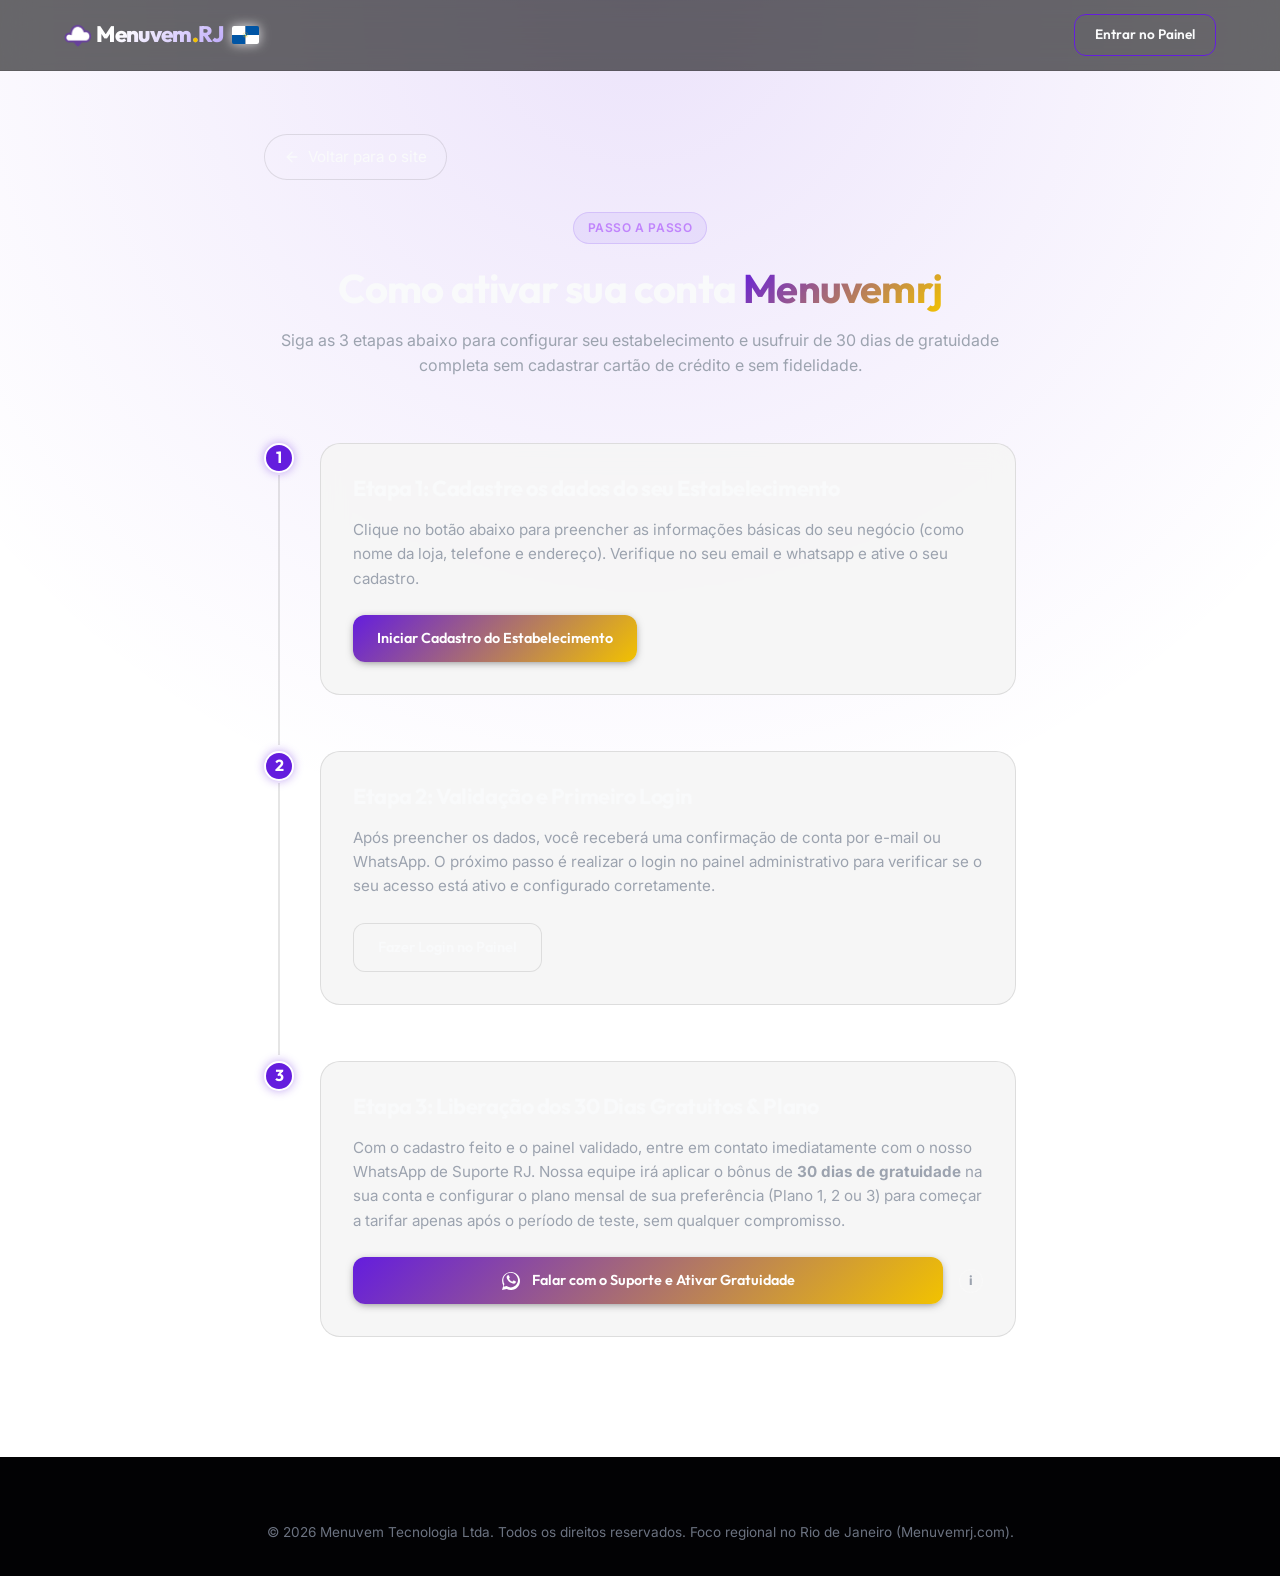
<file: cadastro-etapas.html>
<!DOCTYPE html>
<html lang="pt-BR">

<head>
    <meta charset="UTF-8">
    <meta name="viewport" content="width=device-width, initial-scale=1.0">
    <meta name="description"
        content="Menuvemrj - Passo a passo para cadastrar seu negócio e ativar seu bônus de 30 dias gratuitos.">
    
    <!-- Open Graph / Facebook -->
    <meta property="og:type" content="website">
    <meta property="og:url" content="https://Menuvemrj.com.br/cadastro-etapas.html">
    <meta property="og:title" content="Como Funciona o Cadastro | Menuvemrj">
    <meta property="og:description" content="Passo a passo para cadastrar seu negócio e ativar seu bônus de 30 dias gratuitos no Menuvemrj.">
    <meta property="og:image" content="https://Menuvemrj.com.br/img/menuvem-logo-simples.png">

    <link rel="icon" type="image/png" href="img/menuvem-logo-simples.png">
    <title>[Cadastro] Passo a Passo | Menuvemrj</title>
    <link rel="stylesheet" href="css/style.css?v=4">
    <link rel="stylesheet" href="css/cadastro-etapas.css">
    <!-- Google tag (gtag.js) -->
    <script async src="https://www.googletagmanager.com/gtag/js?id=G-WMFHH39Q0N"></script>
    <script>
      window.dataLayer = window.dataLayer || [];
      function gtag(){dataLayer.push(arguments);}
      gtag('js', new Date());

      gtag('config', 'G-WMFHH39Q0N');
    </script>
</head>

<body>

    <!-- Header / Nav -->
    <header class="header">
        <div class="container">
            <a href="index.html" class="logo" id="header-logo">
                <img src="img/menuvem-logo-simples.png" alt="Logo" height="24" style="margin-right: 4px;">
                <span class="logo-text" style="display:flex; align-items:center;">Menuvem<span class="logo-dot">.</span>RJ<img src="img/bandeira-rj.svg" alt="Bandeira RJ" height="18" style="margin-left: 8px; border-radius:2px; box-shadow: 0 0 12px rgba(255, 255, 255, 0.8);"></span>
            </a>

            <div class="nav-cta">
                <a href="https://painel.menuvem.com.br" target="_blank" class="btn btn-secondary btn-login">
                    Entrar no Painel
                </a>
            </div>
        </div>
    </header>

    <div style="height: 70px;"></div>

    <main class="steps-container">
        <a href="index.html" class="back-link" style="margin-bottom: 2rem;">
            <svg xmlns="http://www.w3.org/2000/svg" width="16" height="16" viewBox="0 0 24 24" fill="none"
                stroke="currentColor" stroke-width="2" stroke-linecap="round" stroke-linejoin="round">
                <line x1="19" y1="12" x2="5" y2="12"></line>
                <polyline points="12 19 5 12 12 5"></polyline>
            </svg>
            Voltar para o site
        </a>

        <div class="steps-header">
            <span class="badge">Passo a Passo</span>
            <h1>Como ativar sua conta <span>Menuvemrj</span></h1>
            <p>Siga as 3 etapas abaixo para configurar seu estabelecimento e usufruir de 30 dias de gratuidade completa
                sem cadastrar cartão de crédito e sem fidelidade.</p>
        </div>

        <div class="timeline">
            <!-- Etapa 1 -->
            <div class="timeline-item">
                <div class="step-number">1</div>
                <div class="step-content">
                    <h3>Etapa 1: Cadastre os dados do seu Estabelecimento</h3>
                    <p>Clique no botão abaixo para preencher as informações básicas do seu negócio (como nome da loja,
                        telefone e endereço). Verifique no seu email e whatsapp e ative o seu cadastro.</p>
                    <div class="step-cta-box">
                        <a href="https://painel.menuvem.com.br/#/cadastro/23/clovis" target="_blank"
                            class="btn btn-primary" style="font-size: 0.9rem; padding: 0.75rem 1.5rem;">
                            Iniciar Cadastro do Estabelecimento
                        </a>
                    </div>
                </div>
            </div>

            <!-- Etapa 2 -->
            <div class="timeline-item">
                <div class="step-number">2</div>
                <div class="step-content">
                    <h3>Etapa 2: Validação e Primeiro Login</h3>
                    <p>Após preencher os dados, você receberá uma confirmação de conta por e-mail ou WhatsApp. O próximo
                        passo é realizar o login no painel administrativo para verificar se o seu acesso está ativo e
                        configurado corretamente.</p>
                    <div class="step-cta-box">
                        <a href="https://painel.menuvem.com.br" target="_blank" class="btn btn-secondary"
                            style="font-size: 0.9rem; padding: 0.75rem 1.5rem;">
                            Fazer Login no Painel
                        </a>
                    </div>
                </div>
            </div>

            <!-- Etapa 3 -->
            <div class="timeline-item">
                <div class="step-number">3</div>
                <div class="step-content">
                    <h3>Etapa 3: Liberação dos 30 Dias Gratuitos & Plano</h3>
                    <p>Com o cadastro feito e o painel validado, entre em contato imediatamente com o nosso WhatsApp de
                        Suporte RJ. Nossa equipe irá aplicar o bônus de <strong>30 dias de gratuidade</strong> na sua
                        conta e configurar o plano mensal de sua preferência (Plano 1, 2 ou 3) para começar a tarifar
                        apenas após o período de teste, sem qualquer compromisso.</p>
                    <div class="step-cta-box" style="display: flex; align-items: center; gap: 1rem; width: 100%;">
                        <a href="https://wa.me/21995586521?text=Ol%C3%A1!%20Realizei%20meu%20cadastro%20inicial%20e%20gostaria%20de%20ativar%20meu%20b%C3%B4nus%20de%2030%20dias%20gr%C3%A1tis%20da%20Menuvem."
                            target="_blank" class="btn btn-primary"
                            style="font-size: 0.9rem; padding: 0.75rem 1.5rem; flex-grow: 1; text-align: center;">
                            <svg xmlns="http://www.w3.org/2000/svg" width="18" height="18" viewBox="0 0 24 24"
                                fill="currentColor" style="margin-right: 0.25rem;">
                                <path
                                    d="M.057 24l1.687-6.163c-1.041-1.804-1.588-3.849-1.587-5.946C.06 5.348 5.397.01 12.008.01c3.202.001 6.212 1.246 8.477 3.514 2.266 2.268 3.507 5.28 3.505 8.484-.004 6.657-5.34 11.997-11.953 11.997-2.005-.001-3.973-.504-5.727-1.465L0 24zm6.59-4.846c1.6.95 3.188 1.449 4.825 1.451 5.436 0 9.86-4.37 9.864-9.799.002-2.63-1.023-5.101-2.885-6.967C16.588 2.022 14.12 1 11.66 1c-5.456 0-9.9 4.398-9.905 9.829-.001 1.765.485 3.488 1.408 5.093l-.999 3.648 3.843-.984zm11.23-6.842c-.303-.151-1.793-.884-2.071-.985-.278-.101-.48-.151-.681.151-.202.303-.781.985-.957 1.186-.177.202-.353.227-.656.075-.303-.151-1.28-.472-2.438-1.503-.9-.8-1.507-1.787-1.684-2.09-.177-.302-.018-.465.133-.614.136-.134.303-.353.454-.528.152-.177.202-.303.303-.505.101-.202.051-.378-.025-.528-.076-.151-.681-1.641-.933-2.246-.247-.591-.497-.512-.681-.512-.177-.008-.379-.008-.581-.008-.202 0-.531.075-.809.378-.278.302-1.061 1.037-1.061 2.531 0 1.493 1.087 2.936 1.238 3.138.152.202 2.138 3.262 5.177 4.57.722.311 1.286.497 1.726.637.725.23 1.385.197 1.906.12.581-.087 1.793-.73 2.046-1.437.252-.705.252-1.31.177-1.437-.076-.127-.278-.202-.581-.353z" />
                            </svg>
                            Falar com o Suporte e Ativar Gratuidade
                        </a>

                        <!-- Tooltip de Informações do Plano -->
                        <div class="tooltip-container">
                            <span class="tooltip-icon" tabindex="0" aria-haspopup="true"
                                aria-label="Informações sobre ativação do plano">i</span>
                            <div class="tooltip-text">
                                <strong>Importante:</strong> Não escolha ou assine o plano sozinho no painel. A ativação
                                da promoção de 30 dias gratuitos e a vinculação do plano devem ser feitas
                                obrigatoriamente pela nossa equipe de suporte no WhatsApp.
                            </div>
                        </div>
                    </div>
                </div>
            </div>
        </div>
    </main>

    <!-- Footer -->
    <footer class="footer">
        <div class="container footer-bottom" style="border-top: none; padding-top: 0; justify-content: center;">
            &copy; 2026 Menuvem Tecnologia Ltda. Todos os direitos reservados. Foco regional no Rio de Janeiro (Menuvemrj.com).
        </div>
    </footer>

    <!-- Script -->
    <script src="js/main.js?v=4"></script>

</body>

</html>
</file>
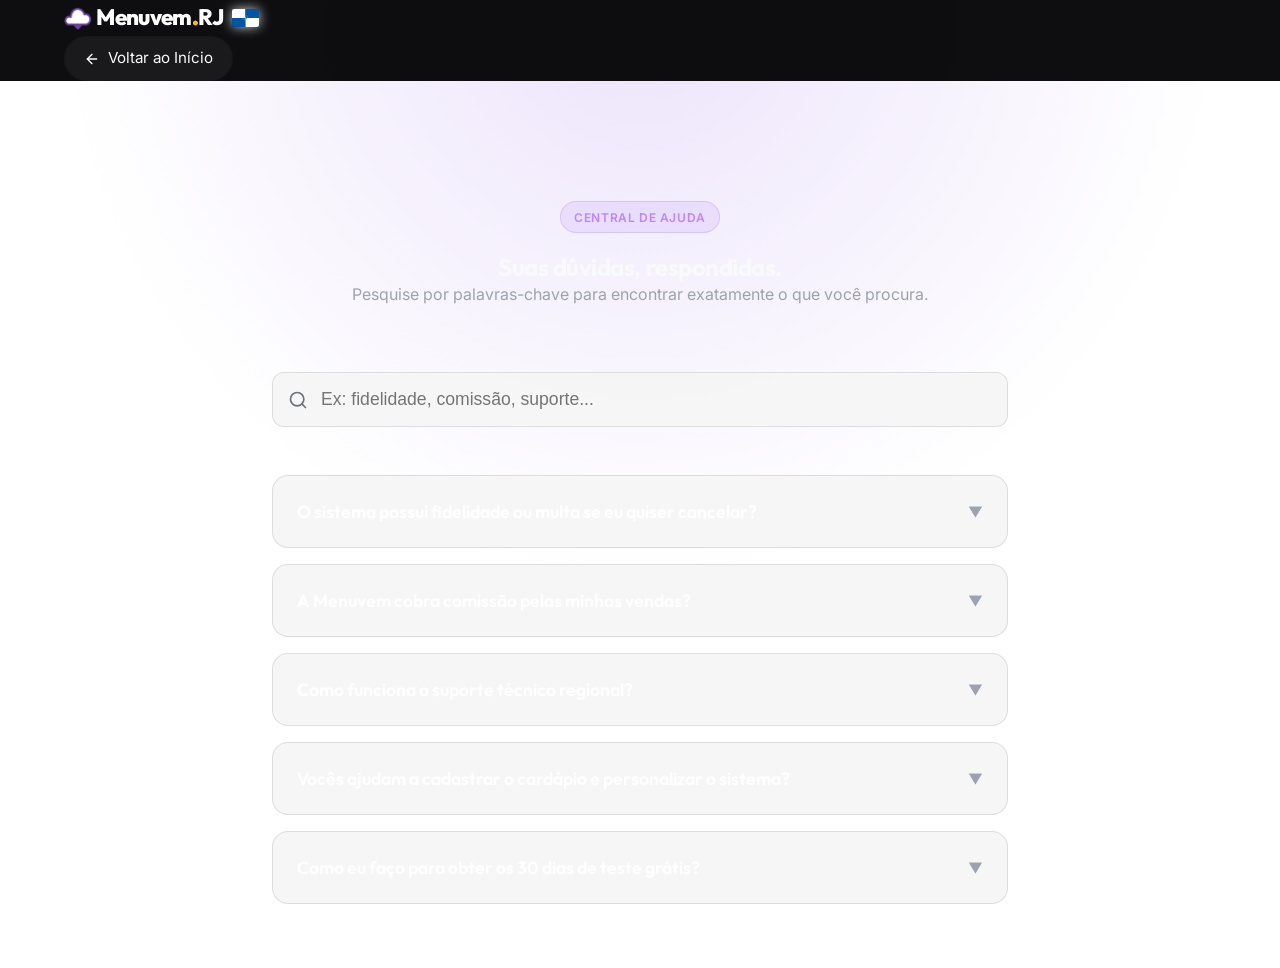
<file: duvidas.html>
<!DOCTYPE html>
<html lang="pt-BR">

<head>
    <meta charset="UTF-8">
    <meta name="viewport" content="width=device-width, initial-scale=1.0">
    <meta name="description" content="Tire suas dúvidas sobre o Menuvemrj. Respostas para perguntas frequentes sobre planos, funcionalidades, suporte e muito mais.">
    
    <!-- Open Graph / Facebook -->
    <meta property="og:type" content="website">
    <meta property="og:url" content="https://Menuvemrj.com.br/duvidas.html">
    <meta property="og:title" content="Dúvidas Frequentes | Menuvemrj">
    <meta property="og:description" content="Tire suas dúvidas sobre o Menuvemrj. Respostas para perguntas frequentes sobre planos, funcionalidades, suporte e muito mais.">
    <meta property="og:image" content="https://Menuvemrj.com.br/img/menuvem-logo-simples.png">

    <link rel="icon" type="image/png" href="img/menuvem-logo-simples.png">
    <title>[FAQ] Dúvidas Frequentes | Menuvemrj</title>
    <link rel="stylesheet" href="css/style.css?v=4">
    <link rel="stylesheet" href="css/duvidas.css">
    <!-- Google tag (gtag.js) -->
    <script async src="https://www.googletagmanager.com/gtag/js?id=G-WMFHH39Q0N"></script>
    <script>
      window.dataLayer = window.dataLayer || [];
      function gtag(){dataLayer.push(arguments);}
      gtag('js', new Date());

      gtag('config', 'G-WMFHH39Q0N');
    </script>
</head>

<body>
    <!-- Navbar -->
    <nav class="navbar" style="background: rgba(2, 2, 4, 0.95);">
        <div class="container navbar-container">
            <a href="index.html" class="logo">
                <img src="img/menuvem-logo-simples.png" alt="Logo" height="24" style="margin-right: 4px;">
                <span class="logo-text" style="display:flex; align-items:center;">Menuvem<span class="logo-dot">.</span>RJ<img src="img/bandeira-rj.svg" alt="Bandeira RJ" height="18" style="margin-left: 8px; border-radius:2px; box-shadow: 0 0 12px rgba(255, 255, 255, 0.8);"></span>
            </a>
            <a href="index.html" class="back-link">
                <svg xmlns="http://www.w3.org/2000/svg" width="16" height="16" viewBox="0 0 24 24" fill="none" stroke="currentColor" stroke-width="2" stroke-linecap="round" stroke-linejoin="round">
                    <line x1="19" y1="12" x2="5" y2="12"></line>
                    <polyline points="12 19 5 12 12 5"></polyline>
                </svg>
                Voltar ao Início
            </a>
        </div>
    </nav>

    <div class="duvidas-layout">
        <div class="section-header reveal">
            <span class="badge">Central de Ajuda</span>
            <h2>Suas dúvidas, <span>respondidas</span>.</h2>
            <p>Pesquise por palavras-chave para encontrar exatamente o que você procura.</p>
        </div>

        <div class="search-container reveal delay-100">
            <svg class="search-icon" xmlns="http://www.w3.org/2000/svg" width="20" height="20" viewBox="0 0 24 24" fill="none" stroke="currentColor" stroke-width="2" stroke-linecap="round" stroke-linejoin="round"><circle cx="11" cy="11" r="8"></circle><line x1="21" y1="21" x2="16.65" y2="16.65"></line></svg>
            <input type="text" id="faqSearchInput" class="search-input" placeholder="Ex: fidelidade, comissão, suporte...">
            <svg class="clear-icon" id="clearSearchBtn" xmlns="http://www.w3.org/2000/svg" width="20" height="20" viewBox="0 0 24 24" fill="none" stroke="currentColor" stroke-width="2" stroke-linecap="round" stroke-linejoin="round">
                <line x1="18" y1="6" x2="6" y2="18"></line>
                <line x1="6" y1="6" x2="18" y2="18"></line>
            </svg>
        </div>

        <div class="faq-grid" id="faqList">
            <!-- FAQ 1 -->
            <div class="faq-item reveal delay-200">
                <button class="faq-question">
                    <span>O sistema possui fidelidade ou multa se eu quiser cancelar?</span>
                    <span class="faq-icon">▼</span>
                </button>
                <div class="faq-answer">
                    <p>Não. Todos os nossos planos são mensais recorrentes, sem qualquer fidelidade ou taxas de cancelamento. Você utiliza enquanto fizer sentido para o seu negócio e pode cancelar a qualquer momento.</p>
                </div>
            </div>

            <!-- FAQ 2 -->
            <div class="faq-item reveal delay-200">
                <button class="faq-question">
                    <span>A Menuvem cobra comissão pelas minhas vendas?</span>
                    <span class="faq-icon">▼</span>
                </button>
                <div class="faq-answer">
                    <p>Absolutamente não. Ao contrário de plataformas como o iFood que cobram altas porcentagens em cada pedido, na Menuvem você paga apenas uma mensalidade fixa de acordo com seu plano. Todo o seu lucro fica com você.</p>
                </div>
            </div>

            <!-- FAQ 3 -->
            <div class="faq-item reveal delay-200">
                <button class="faq-question">
                    <span>Como funciona o suporte técnico regional?</span>
                    <span class="faq-icon">▼</span>
                </button>
                <div class="faq-answer">
                    <p>Nosso suporte regional funciona de forma ágil e dedicada das **10h às 21h30 todos os dias** da semana (incluindo sábados, domingos e feriados) via acesso remoto ou chat.</p>
                </div>
            </div>

            <!-- FAQ 4 -->
            <div class="faq-item reveal delay-200">
                <button class="faq-question">
                    <span>Vocês ajudam a cadastrar o cardápio e personalizar o sistema?</span>
                    <span class="faq-icon">▼</span>
                </button>
                <div class="faq-answer">
                    <p>Sim! Na Menuvemrj você não precisa de investimento inicial (R$ 0). Nós personalizamos a plataforma e montamos todo o seu cardápio e treinamos a sua equipe de forma 100% gratuita para você começar a operar sem trabalho.</p>
                </div>
            </div>

            <!-- FAQ 5 -->
            <div class="faq-item reveal delay-200">
                <button class="faq-question">
                    <span>Como eu faço para obter os 30 dias de teste grátis?</span>
                    <span class="faq-icon">▼</span>
                </button>
                <div class="faq-answer">
                    <p>Para obter o bônus de 30 dias de gratuidade, você deve obrigatoriamente entrar em contato com o <strong>Suporte RJ no WhatsApp (21) 99558-6521</strong> para aplicarmos o bônus logo após criar o cadastro da sua loja. Se você quiser ajuda para criar a sua conta, clique em "Cadastre-se" no topo para ver as 3 etapas de cadastro e ativação do seu bônus de forma simples. Ou solicite ajuda no nosso canal de Suporte pelo Whatsapp, estamos disponíveis para ajudar você.</p>
                </div>
            </div>
        </div>

        <div id="noResults" class="no-results">
            <p>Nenhuma dúvida encontrada com esses termos. Tente pesquisar com outras palavras.</p>
        </div>
    </div>

    <script src="js/main.js?v=4"></script>
    <script>
        document.addEventListener('DOMContentLoaded', () => {
            const searchInput = document.getElementById('faqSearchInput');
            const clearBtn = document.getElementById('clearSearchBtn');
            
            clearBtn.addEventListener('click', () => {
                searchInput.value = '';
                searchInput.focus();
                clearBtn.style.display = 'none';
                filterFaqs('');
            });

            const faqItems = document.querySelectorAll('.faq-item');
            const noResults = document.getElementById('noResults');

            // Handle URL search param if passed from index.html
            const urlParams = new URLSearchParams(window.location.search);
            const q = urlParams.get('q');
            if (q) {
                searchInput.value = q;
                clearBtn.style.display = 'block';
                filterFaqs(q.toLowerCase());
            }

            searchInput.addEventListener('input', (e) => {
                const val = e.target.value;
                if (val.trim().length > 0) {
                    clearBtn.style.display = 'block';
                } else {
                    clearBtn.style.display = 'none';
                }
                filterFaqs(val.toLowerCase());
            });

            function filterFaqs(term) {
                let hasVisible = false;
                
                faqItems.forEach(item => {
                    // search in title and answer text
                    const text = item.textContent.toLowerCase();
                    
                    if (text.includes(term)) {
                        item.style.display = 'block';
                        hasVisible = true;
                        
                        // Automatically open if there's a search term
                        if (term.length > 2 && !item.classList.contains('faq-item-active')) {
                            item.classList.add('faq-item-active');
                            const answer = item.querySelector('.faq-answer');
                            if(answer) answer.style.maxHeight = answer.scrollHeight + "px";
                        }
                    } else {
                        item.style.display = 'none';
                        item.classList.remove('faq-item-active');
                        const answer = item.querySelector('.faq-answer');
                        if(answer) answer.style.maxHeight = null;
                    }
                });

                if (hasVisible || term === '') {
                    noResults.style.display = 'none';
                } else {
                    noResults.style.display = 'block';
                }
            }
        });
    </script>
</body>
</html>
</file>
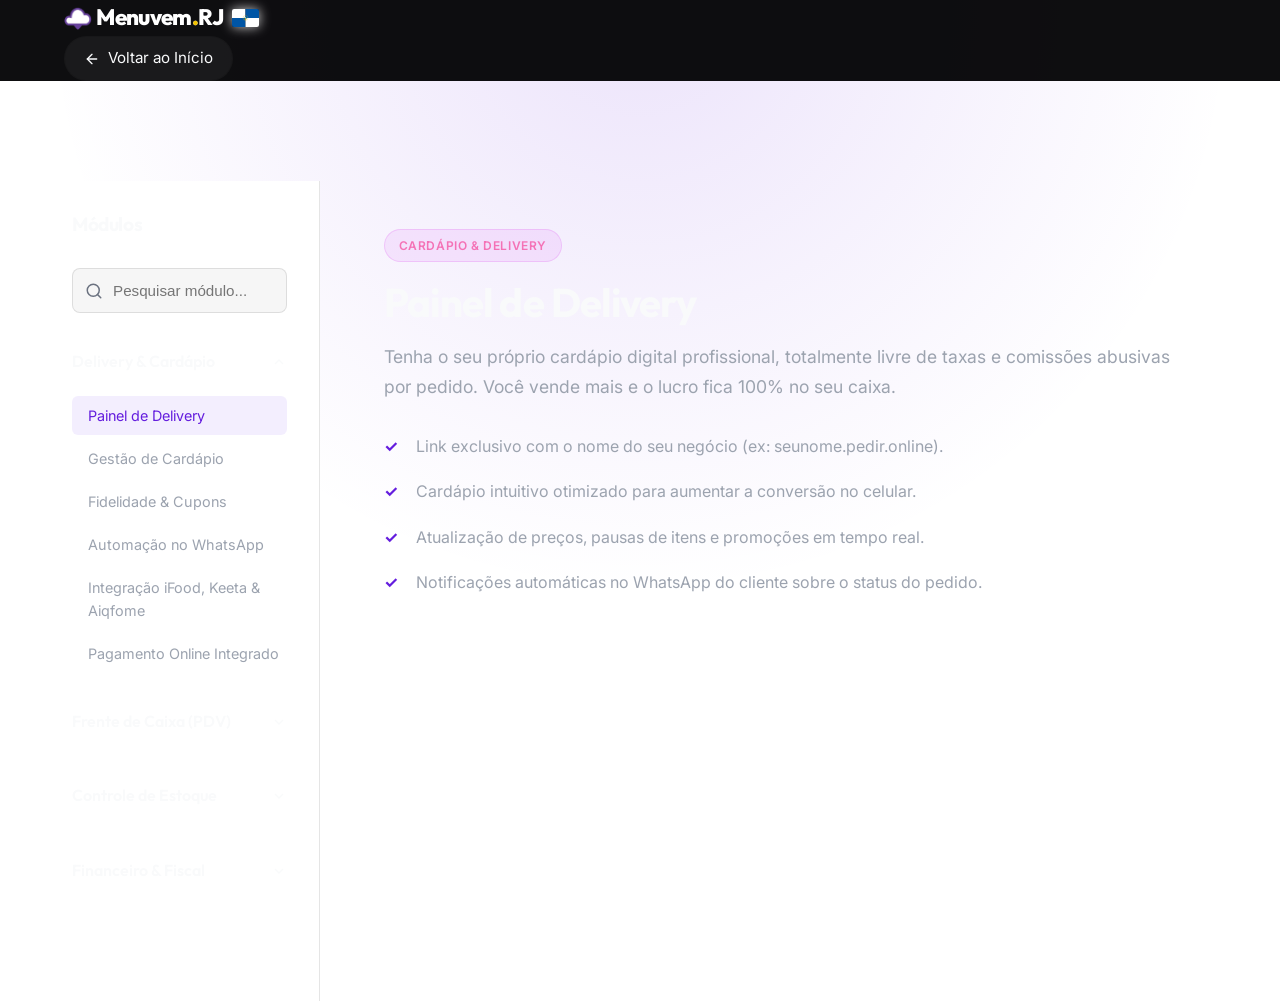
<file: funcionalidades.html>
<!DOCTYPE html>
<html lang="pt-BR">

<head>
    <meta charset="UTF-8">
    <meta name="viewport" content="width=device-width, initial-scale=1.0">
    <meta name="description" content="Explore as funcionalidades do Menuvemrj. Soluções completas como QR Code na mesa, delivery sem comissão, automação no WhatsApp e integração com PDV.">
    
    <!-- Open Graph / Facebook -->
    <meta property="og:type" content="website">
    <meta property="og:url" content="https://Menuvemrj.com.br/funcionalidades.html">
    <meta property="og:title" content="Funcionalidades | Menuvemrj">
    <meta property="og:description" content="Explore as funcionalidades do Menuvemrj. Soluções completas como QR Code na mesa, delivery sem comissão e muito mais.">
    <meta property="og:image" content="https://Menuvemrj.com.br/img/menuvem-logo-simples.png">

    <link rel="icon" type="image/png" href="img/menuvem-logo-simples.png">
    <title>[Funcionalidades] Recursos e Módulos | Menuvemrj</title>
    <link rel="stylesheet" href="css/style.css?v=2">

    <link rel="stylesheet" href="css/funcionalidades.css">
    <!-- Google tag (gtag.js) -->
    <script async src="https://www.googletagmanager.com/gtag/js?id=G-WMFHH39Q0N"></script>
    <script>
      window.dataLayer = window.dataLayer || [];
      function gtag(){dataLayer.push(arguments);}
      gtag('js', new Date());

      gtag('config', 'G-WMFHH39Q0N');
    </script>
</head>

<body>
    <!-- Navbar (Simplified for this page) -->
    <nav class="navbar" style="background: rgba(2, 2, 4, 0.95);">
        <div class="container navbar-container">
            <a href="index.html" class="logo">
                <img src="img/menuvem-logo-simples.png" alt="Logo" height="24" style="margin-right: 4px;">
                <span class="logo-text" style="display:flex; align-items:center;">Menuvem<span class="logo-dot">.</span>RJ<img src="img/bandeira-rj.svg" alt="Bandeira RJ" height="18" style="margin-left: 8px; border-radius:2px; box-shadow: 0 0 12px rgba(255, 255, 255, 0.8);"></span>
            </a>
            <a href="index.html" class="back-link">
                <svg xmlns="http://www.w3.org/2000/svg" width="16" height="16" viewBox="0 0 24 24" fill="none" stroke="currentColor" stroke-width="2" stroke-linecap="round" stroke-linejoin="round">
                    <line x1="19" y1="12" x2="5" y2="12"></line>
                    <polyline points="12 19 5 12 12 5"></polyline>
                </svg>
                Voltar ao Início
            </a>
        </div>
    </nav>

    <button class="mobile-menu-toggle" id="mobileToggle">
        <span>Selecione uma Funcionalidade</span>
        <svg width="20" height="20" viewBox="0 0 24 24" fill="none" stroke="currentColor" stroke-width="2"><path d="M6 9l6 6 6-6"></path></svg>
    </button>
    <div class="sidebar-overlay" id="sidebarOverlay"></div>

    <div class="func-layout">
        <!-- Sidebar Navigation -->
        <aside class="func-sidebar" id="funcSidebar">
            <div style="display:flex; justify-content:space-between; align-items:center; margin-bottom: 2rem;">
                <h3 style="font-family: var(--font-title); font-size: 1.2rem;">Módulos</h3>
                <button id="closeSidebar" style="background:none; border:none; color:white; font-size:1.5rem; display:none; cursor:pointer;">&times;</button>
            </div>

            <!-- Search Bar -->
            <div class="search-container" style="margin-bottom: 1.5rem;">
                <svg class="search-icon" xmlns="http://www.w3.org/2000/svg" width="18" height="18" viewBox="0 0 24 24" fill="none" stroke="currentColor" stroke-width="2" stroke-linecap="round" stroke-linejoin="round"><circle cx="11" cy="11" r="8"></circle><line x1="21" y1="21" x2="16.65" y2="16.65"></line></svg>
                <input type="text" id="funcSearchInput" class="search-input" placeholder="Pesquisar módulo...">
                <svg class="clear-icon" id="clearSearchBtn" xmlns="http://www.w3.org/2000/svg" width="18" height="18" viewBox="0 0 24 24" fill="none" stroke="currentColor" stroke-width="2" stroke-linecap="round" stroke-linejoin="round">
                    <line x1="18" y1="6" x2="6" y2="18"></line>
                    <line x1="6" y1="6" x2="18" y2="18"></line>
                </svg>
            </div>
            <div id="noResults" class="no-results" style="display:none; font-size: 0.9rem; margin-bottom: 1rem; color: var(--text-muted);">Nenhuma funcionalidade encontrada.</div>

            <!-- Category 1 -->
            <div class="category-group open">
                <div class="category-title">
                    Delivery & Cardápio
                    <svg width="16" height="16" viewBox="0 0 24 24" fill="none" stroke="currentColor" stroke-width="2" style="transition: transform 0.2s;"><path d="M6 9l6 6 6-6"></path></svg>
                </div>
                <ul class="subcategory-list">
                    <li class="subcategory-item active" data-target="delivery-proprio">Painel de Delivery</li>
                    <li class="subcategory-item" data-target="gestao-de-cardapio">Gestão de Cardápio</li>
                    <li class="subcategory-item" data-target="fidelidade">Fidelidade & Cupons</li>
                    <li class="subcategory-item" data-target="automacao-whatsapp">Automação no WhatsApp</li>
                    <li class="subcategory-item" data-target="integracao-ifood">Integração iFood, Keeta & Aiqfome</li>
                    <li class="subcategory-item" data-target="pagamento-online">Pagamento Online Integrado</li>
                </ul>
            </div>

            <!-- Category 2 -->
            <div class="category-group">
                <div class="category-title">
                    Frente de Caixa (PDV)
                    <svg width="16" height="16" viewBox="0 0 24 24" fill="none" stroke="currentColor" stroke-width="2" style="transition: transform 0.2s;"><path d="M6 9l6 6 6-6"></path></svg>
                </div>
                <ul class="subcategory-list">
                    <li class="subcategory-item" data-target="pdv-agil">PDV Ágil (Balcão)</li>
                    <li class="subcategory-item" data-target="mesas">Controle de Mesas e Comandas</li>
                    <li class="subcategory-item" data-target="kds">Gestão de Setores de Produção</li>
                    <li class="subcategory-item" data-target="cardapio-qr">Cardápio QR Code na Mesa</li>
                </ul>
            </div>
            
            <!-- Category 3 -->
            <div class="category-group">
                <div class="category-title">
                    Controle de Estoque
                    <svg width="16" height="16" viewBox="0 0 24 24" fill="none" stroke="currentColor" stroke-width="2" style="transition: transform 0.2s;"><path d="M6 9l6 6 6-6"></path></svg>
                </div>
                <ul class="subcategory-list">
                    
                    <li class="subcategory-item" data-target="estoque-minimo">Alerta de Estoque Mínimo</li>
                    <li class="subcategory-item" data-target="inventario">Relatórios de Inventário</li>
                </ul>
            </div>

            <!-- Category 4 -->
            <div class="category-group">
                <div class="category-title">
                    Financeiro & Fiscal
                    <svg width="16" height="16" viewBox="0 0 24 24" fill="none" stroke="currentColor" stroke-width="2" style="transition: transform 0.2s;"><path d="M6 9l6 6 6-6"></path></svg>
                </div>
                <ul class="subcategory-list">
                    <li class="subcategory-item" data-target="emissao-fiscal">Emissão NFC-e Automática</li>
                    <li class="subcategory-item" data-target="fechamento-caixa">Fechamento de Caixa Cego</li>
                    <li class="subcategory-item" data-target="dre">Relatórios de DRE e Vendas</li>
                </ul>
            </div>
        </aside>

        <!-- Main Content Area -->
        <main class="func-main" id="funcMain">
            <!-- Content 1 -->
            <div class="func-detail active" id="delivery-proprio">
                <span class="badge" style="background:rgba(217,70,239,0.1); border-color:rgba(217,70,239,0.2); color:#f472b6;">Cardápio & Delivery</span>
                <h1>Painel de Delivery</h1>
                <p>Tenha o seu próprio cardápio digital profissional, totalmente livre de taxas e comissões abusivas por pedido. Você vende mais e o lucro fica 100% no seu caixa.</p>
                <ul class="func-feature-list">
                    <li>Link exclusivo com o nome do seu negócio (ex: seunome.pedir.online).</li>
                    <li>Cardápio intuitivo otimizado para aumentar a conversão no celular.</li>
                    <li>Atualização de preços, pausas de itens e promoções em tempo real.</li>
                    <li>Notificações automáticas no WhatsApp do cliente sobre o status do pedido.</li>
                </ul>
            </div>

            <!-- Content 2: Gestão de Cardápio -->
            <div class="func-detail" id="gestao-de-cardapio">
                <span class="badge" style="background:rgba(217,70,239,0.1); border-color:rgba(217,70,239,0.2); color:#f472b6;">Cardápio & Delivery</span>
                <h1>Gestão de Cardápio</h1>
                <p>Gerencie seu cardápio com agilidade, controle em tempo real e integração inteligente de produtos, combos e estoque.</p>
                <ul class="func-feature-list">
                    <li><strong>Ativação e Desativação Instantânea:</strong> Ligue ou desligue produtos do cardápio a qualquer momento com resposta imediata para os clientes no site.</li>
                    <li><strong>Criação Flexível de Produtos e Combos:</strong> Crie itens personalizados reutilizando sabores, adicionais e complementos cadastrados sem precisar recriar tudo do zero.</li>
                    <li><strong>Estoque Interligado em Múltiplos Produtos:</strong> Vincule insumos e bebidas (como Coca-Cola Lata 350ml) ao estoque único. A venda de um combo baixa automaticamente a bebida individual do estoque central.</li>
                    <li><strong>Sincronização e Pausa Automática:</strong> Se um produto for pausado manualmente ou o estoque zerar, ele é desativado instantaneamente de todas as promoções, ofertas e combos onde estiver presente.</li>
                </ul>
            </div>

            <div class="func-detail" id="fidelidade">
                <span class="badge" style="background:rgba(217,70,239,0.1); border-color:rgba(217,70,239,0.2); color:#f472b6;">Cardápio & Delivery</span>
                <h1>Fidelidade & Cupons</h1>
                <p>Engaje seus clientes e aumente a frequência de pedidos com nosso programa de pontos flexível e cupons promocionais altamente configuráveis.</p>
                <ul class="func-feature-list">
                    <li><strong>Programa de Pontos & Recompensas:</strong> O cliente ganha 1 ponto a cada R$ 1,00 gasto. O lojista transforma produtos existentes do cardápio em recompensas, podendo definir manualmente os pontos necessários ou usar o cálculo automático de 5% de retorno (ex: R$ 15,00 = 300 pontos).</li>
                </ul>
            </div>

            <div class="func-detail" id="automacao-whatsapp">
                <span class="badge" style="background:rgba(217,70,239,0.1); border-color:rgba(217,70,239,0.2); color:#f472b6;">Cardápio & Delivery</span>
                <h1>Automação no WhatsApp</h1>
                <p>A Menuvem disponibiliza diferentes métodos de automação para que o lojista escolha a opção mais alinhada à sua operação e orçamento.</p>
                <ul class="func-feature-list">
                    <li><strong>API Oficial da META (Recomendado):</strong> Somos parceiros oficiais da META. Oferece a melhor experiência, máxima estabilidade, segurança e zero risco de bloqueios. <em>(Sujeito às taxas de conversa da própria META).</em></li>
                    <li><strong>Integração Z-API (Terceiros):</strong> Conexão via Z-API com investimento aproximado de R$ 100,00/mês. <em>(Nota: A Menuvem disponibiliza a integração técnica, mas não se responsabiliza por plataformas de terceiros).</em></li>
                    <li><strong>Chatplug (Desenvolvido por NUC Tecnologia / Menuvem):</strong> Aplicação gratuita desenvolvida pela nossa equipe para automação de Chatbot no WhatsApp. Sem mensalidade, mas requer que a máquina/computador do cliente esteja ligada e conectada à internet. Por não ser API Oficial, está sujeita a instabilidades operacionais e pode solicitar reconexão via QR Code.</li>
                </ul>
            </div>
            
            <div class="func-detail" id="integracao-ifood">
                <span class="badge" style="background:rgba(217,70,239,0.1); border-color:rgba(217,70,239,0.2); color:#f472b6;">Cardápio & Delivery</span>
                <h1>Integração iFood, Keeta & Aiqfome</h1>
                <p>Centralize a gestão de todos os seus pedidos de aplicativos parceiros (iFood, Keeta e Aiqfome) em uma única tela no seu sistema.</p>
                <ul class="func-feature-list">
                    <li><strong>Gestão Centralizada de Pedidos:</strong> Pedidos do iFood, Keeta e Aiqfome caem diretamente no PDV Menuvem para aceite e acompanhamento de entrega.</li>
                    <li><strong>Impressão Automática de Comandas:</strong> Envio automático dos pedidos para impressão nas impressoras da cozinha por setor de produção.</li>
                    <li><strong>Importante (Gestão Exclusiva de Pedidos):</strong> As integrações com iFood, Keeta e Aiqfome destinam-se exclusivamente à gestão e recepção de pedidos no PDV. O sistema não realiza a sincronização de cardápios ou alteração automática de preços nos aplicativos de terceiros.</li>
                </ul>
            </div>

            <!-- Content: Pagamento Online Integrado -->
            <div class="func-detail" id="pagamento-online">
                <span class="badge" style="background:rgba(217,70,239,0.1); border-color:rgba(217,70,239,0.2); color:#f472b6;">Cardápio & Delivery</span>
                <h1>Pagamento Online Integrado</h1>
                <p>Receba pagamentos com total praticidade e segurança direto no cardápio digital, com aprovação em tempo real e antifraude integrado.</p>
                
                <!-- Método 1: PIX Dinâmico -->
                <div style="background: rgba(255,255,255,0.03); border: 1px solid rgba(255,255,255,0.1); border-radius: 12px; padding: 1.5rem; margin-top: 1.5rem;">
                    <div style="display: flex; align-items: center; justify-content: space-between; flex-wrap: wrap; gap: 0.5rem; margin-bottom: 0.75rem;">
                        <h3 style="font-size: 1.25rem; color: #34d399; margin: 0; display: flex; align-items: center; gap: 0.5rem;">
                            ⚡ PIX Dinâmico (Conciliação Automática)
                        </h3>
                        <span style="background: rgba(52, 211, 153, 0.15); border: 1px solid rgba(52, 211, 153, 0.3); color: #34d399; padding: 0.25rem 0.75rem; border-radius: 20px; font-size: 0.75rem; font-weight: 700;">Aprovação Instantânea</span>
                    </div>
                    <p style="color: #e4e4e7; margin-bottom: 1rem; line-height: 1.5;">
                        Com esse serviço, o pedido <strong>só chegará para você quando o valor for conferido de forma automática e garantido como PAGO pelo banco</strong>. Chega de comprovantes falsos ou dores de cabeça! Se precisar de suporte, nossa equipe está pronta para te atender.
                    </p>
                    <ul class="func-feature-list" style="margin-bottom: 1rem;">
                        <li><strong>Taxa por Pedido Pago:</strong> Apenas <strong>R$ 0,59</strong> (taxa bancária) por pedido aprovado via cardápio.</li>
                        <li><strong>Saque a Qualquer Momento:</strong> O valor fica disponível para saque a qualquer momento sem prazo mínimo! Cada solicitação de saque (de quantia ilimitada) custa apenas <strong>R$ 0,30</strong> (taxa bancária). Você acumula o valor que desejar e saca quando quiser.</li>
                        <li><strong>Painel AvantePay Exclusivo:</strong> Você recebe acesso ao painel AvantePay para gerenciar todas as transações, efetuar saques e realizar cancelamentos (cancelamentos possuem taxa bancária de R$ 0,30).</li>
                        <li><strong>Aviso Importante sobre Cancelamentos:</strong> Cancelar o pedido no Painel de Pedidos da Menuvem <em>não estorna o valor automaticamente ao cliente</em>. Para efetuar o estorno bancário, basta realizar o procedimento no Painel AvantePay (nossa equipe de Suporte pode te auxiliar sempre que precisar).</li>
                    </ul>
                    <div style="background: rgba(234, 179, 8, 0.1); border-left: 4px solid #eab308; padding: 0.75rem 1rem; border-radius: 4px; font-size: 0.85rem; color: #fef08a; margin-top: 1rem;">
                        ⚠️ <strong>Requisito de Ativação:</strong> Função disponível <strong>APENAS para Contas Bancárias de Pessoa Jurídica (PJ)</strong>. O prazo de cadastro e ativação é de até 7 dias úteis após o envio dos documentos necessários.
                    </div>
                    
                    <!-- Destaque Segurança Matera -->
                    <div style="margin-top: 1.25rem; padding-top: 1rem; border-top: 1px dashed rgba(255,255,255,0.1); display: flex; align-items: flex-start; gap: 0.75rem;">
                        <span style="font-size: 1.5rem;">🛡️</span>
                        <div>
                            <strong style="color: #ffffff; font-size: 0.9rem;">Parceiro de Infraestrutura: Matera</strong>
                            <p style="font-size: 0.82rem; color: #a1a1aa; margin-top: 0.25rem; line-height: 1.4;">
                                O PIX Dinâmico é operado em parceria com a <strong>Matera</strong>, líder nacional em tecnologia de infraestrutura bancária que processa bilhões de reais diariamente com segurança nível bancário, criptografia ponta a ponta e integração oficial ao Banco Central.
                            </p>
                        </div>
                    </div>
                </div>

                <!-- Método 2: Crédito Online -->
                <div style="background: rgba(255,255,255,0.03); border: 1px solid rgba(255,255,255,0.1); border-radius: 12px; padding: 1.5rem; margin-top: 1.5rem;">
                    <div style="display: flex; align-items: center; justify-content: space-between; flex-wrap: wrap; gap: 0.5rem; margin-bottom: 0.75rem;">
                        <h3 style="font-size: 1.25rem; color: #60a5fa; margin: 0; display: flex; align-items: center; gap: 0.5rem;">
                            💳 Crédito Online (Cartão de Crédito)
                        </h3>
                        <span style="background: rgba(96, 165, 250, 0.15); border: 1px solid rgba(96, 165, 250, 0.3); color: #60a5fa; padding: 0.25rem 0.75rem; border-radius: 20px; font-size: 0.75rem; font-weight: 700;">Proteção Antifraude</span>
                    </div>
                    <p style="color: #e4e4e7; margin-bottom: 1rem; line-height: 1.5;">
                        Permita que seus clientes paguem diretamente pelo cartão de crédito no site com máxima conversão e total segurança contra fraudes.
                    </p>
                    <ul class="func-feature-list" style="margin-bottom: 1rem;">
                        <li><strong>Crédito em 30 dias:</strong> Taxa de <strong>3,3% + R$ 0,27</strong> por transação (inclui proteção antifraude).</li>
                        <li><strong>Crédito em 2 dias úteis:</strong> Taxa de <strong>4,8% + R$ 0,27</strong> por transação (inclui proteção antifraude) — <em>sujeito a aprovação prévia</em>.</li>
                    </ul>
                    
                    <!-- Destaque Segurança Braspag -->
                    <div style="margin-top: 1.25rem; padding-top: 1rem; border-top: 1px dashed rgba(255,255,255,0.1); display: flex; align-items: flex-start; gap: 0.75rem;">
                        <span style="font-size: 1.5rem;">🔒</span>
                        <div>
                            <strong style="color: #ffffff; font-size: 0.9rem;">Parceiro de Processamento: Braspag (Grupo Cielo)</strong>
                            <p style="font-size: 0.82rem; color: #a1a1aa; margin-top: 0.25rem; line-height: 1.4;">
                                O processamento de crédito online é realizado via <strong>Braspag</strong>, a maior gateway de pagamentos da América Latina e pertencente ao grupo <strong>Cielo</strong>. Conta com certificação máxima de segurança internacional PCI-DSS e inteligência antifraude em tempo real.
                            </p>
                        </div>
                    </div>
                </div>
            </div>

            <div class="func-detail" id="pdv-agil">
                <span class="badge" style="background:rgba(100, 29, 222, 0.1); border-color:rgba(100, 29, 222, 0.2); color:#a78bfa;">Frente de Caixa (PDV)</span>
                <h1>PDV Ágil (Balcão)</h1>
                <p>Um sistema de vendas ultrarrápido projetado para não gerar filas. Faça pedidos com 3 cliques.</p>
                <ul class="func-feature-list">
                    <li>Busca rápida de produtos por código, nome ou categoria.</li>
                    <li>Fechamento rápido em dinheiro, PIX integrado ou cartão.</li>
                    <li>Integração total com balanças e gavetas de dinheiro.</li>
                </ul>
            </div>

            <div class="func-detail" id="mesas">
                <span class="badge" style="background:rgba(100, 29, 222, 0.1); border-color:rgba(100, 29, 222, 0.2); color:#a78bfa;">Frente de Caixa (PDV)</span>
                <h1>Controle de Mesas e Comandas</h1>
                <p>Elimine o papel e evite erros no salão. Acompanhe o consumo de cada cliente em tempo real.</p>
                <ul class="func-feature-list">
                    <li>Mapa visual do salão com status de tempo de mesa.</li>
                    <li>Divisão de conta exata entre os clientes da mesa.</li>
                    <li>Transferência de itens entre comandas de forma simplificada.</li>
                </ul>
            </div>
            
            <div class="func-detail" id="emissao-fiscal">
                <span class="badge" style="background:rgba(59,130,246,0.1); border-color:rgba(59,130,246,0.2); color:#60a5fa;">Financeiro & Fiscal</span>
                <h1>Emissão NFC-e & NF-e Automática</h1>
                <p>Emita notas fiscais do consumidor (NFC-e) e notas fiscais eletrônicas (NF-e) diretamente pelo sistema com integração oficial na SEFAZ.</p>
                <ul class="func-feature-list">
                    <li><strong>Suporte a NFC-e e NF-e:</strong> Emissão ágil e simplificada no momento da venda ou no fechamento do pedido.</li>
                    <li><strong>Plano 1 (Iniciante):</strong> Limite de 400 notas mensais inclusas sem custo (+ R$ 0,05 por nota extra sem precisar mudar de plano).</li>
                    <li><strong>Plano 2 (O Mais Escolhido):</strong> Limite de 800 notas mensais inclusas (+ R$ 0,05 por nota extra sem precisar mudar de plano).</li>
                    <li><strong>Plano 3 (Negócios Consolidados):</strong> <span style="color:#f59e0b; font-weight:700; background:rgba(245, 158, 11, 0.15); padding:2px 8px; border-radius:4px; border:1px solid rgba(245, 158, 11, 0.3); font-size:0.85rem;">EMISSÃO ILIMITADA ✨</span> (sem qualquer limite de notas mensais).</li>
                </ul>
            </div>

            <!-- Default fallback for others -->
            <div class="func-detail" id="default-info">
                <span class="badge">Funcionalidade</span>
                <h1>Mais detalhes</h1>
                <p>Esta funcionalidade ajuda você a operar de forma mais ágil, garantindo que o tempo gasto seja investido na estratégia do seu negócio.</p>
                <ul class="func-feature-list">
                    <li>Fácil implementação e uso imediato.</li>
                    <li>Sincronizado automaticamente com os demais módulos.</li>
                    <li>Acesso remoto de qualquer lugar pelo celular do gestor.</li>
                </ul>
            </div>
        </main>
    </div>

    <!-- Scripts -->
    <script>
        document.addEventListener('DOMContentLoaded', () => {
            const categories = document.querySelectorAll('.category-title');
            const items = document.querySelectorAll('.subcategory-item');
            const details = document.querySelectorAll('.func-detail');
            const mobileToggle = document.getElementById('mobileToggle');
            const sidebar = document.getElementById('funcSidebar');
            const overlay = document.getElementById('sidebarOverlay');
            const closeSidebar = document.getElementById('closeSidebar');

            // Open/Close Categories
            categories.forEach(cat => {
                cat.addEventListener('click', () => {
                    cat.parentElement.classList.toggle('open');
                });
            });

            // Select item logic
            items.forEach(item => {
                item.addEventListener('click', () => {
                    // Update active state in menu
                    items.forEach(i => i.classList.remove('active'));
                    item.classList.add('active');

                    // Show corresponding detail
                    const targetId = item.getAttribute('data-target');
                    let found = false;
                    
                    details.forEach(detail => {
                        detail.classList.remove('active');
                        if(detail.id === targetId) {
                            detail.classList.add('active');
                            found = true;
                        }
                    });

                    // fallback if content not filled yet
                    if(!found) {
                        const def = document.getElementById('default-info');
                        def.classList.add('active');
                        def.querySelector('h1').textContent = item.textContent;
                    }

                    // Update mobile toggle text
                    mobileToggle.querySelector('span').textContent = item.textContent;

                    // Close mobile sidebar
                    if(window.innerWidth <= 992) {
                        sidebar.classList.remove('open');
                        overlay.classList.remove('active');
                    }
                });
            });

            // Mobile sidebar toggles
            mobileToggle.addEventListener('click', () => {
                sidebar.classList.add('open');
                overlay.classList.add('active');
                closeSidebar.style.display = 'block';
            });

            overlay.addEventListener('click', () => {
                sidebar.classList.remove('open');
                overlay.classList.remove('active');
            });

            closeSidebar.addEventListener('click', () => {
                sidebar.classList.remove('open');
                overlay.classList.remove('active');
            });

            // Search Functionality
            const searchInput = document.getElementById('funcSearchInput');
            const clearSearchBtn = document.getElementById('clearSearchBtn');
            const noResults = document.getElementById('noResults');
            
            function filterFuncs() {
                const term = searchInput.value.toLowerCase().trim();
                let hasVisibleItems = false;
                
                if (term.length > 0) {
                    clearSearchBtn.style.display = 'block';
                } else {
                    clearSearchBtn.style.display = 'none';
                }

                categories.forEach(cat => {
                    const group = cat.closest('.category-group');
                    const itemsInGroup = group.querySelectorAll('.subcategory-item');
                    let groupHasVisibleItems = false;

                    itemsInGroup.forEach(item => {
                        const targetId = item.getAttribute('data-target');
                        const detailElement = document.getElementById(targetId);
                        
                        let matchText = item.textContent.toLowerCase();
                        if (detailElement) {
                            matchText += ' ' + detailElement.textContent.toLowerCase();
                        }
                        
                        if (matchText.includes(term)) {
                            item.style.display = 'block';
                            groupHasVisibleItems = true;
                            hasVisibleItems = true;
                        } else {
                            item.style.display = 'none';
                        }
                    });

                    if (groupHasVisibleItems) {
                        group.style.display = 'block';
                        if (term.length > 0) {
                            group.classList.add('open');
                        }
                    } else {
                        group.style.display = 'none';
                    }
                });
                
                if (!hasVisibleItems && term.length > 0) {
                    noResults.style.display = 'block';
                } else {
                    noResults.style.display = 'none';
                }
            }
            
            if(searchInput) {
                searchInput.addEventListener('input', filterFuncs);
                
                clearSearchBtn.addEventListener('click', () => {
                    searchInput.value = '';
                    filterFuncs();
                    searchInput.focus();
                });
            }

            // Check URL hash on load
            if(window.location.hash) {
                let targetId = window.location.hash.substring(1); // remove '#'
                if (targetId === 'delivery-proprio-taxa-r-0') targetId = 'delivery-proprio';
                if (targetId === 'qr-code-na-mesa-balcao') targetId = 'cardapio-qr';
                if (targetId === 'fidelidade-cupons') targetId = 'fidelidade';
                if (targetId === 'automacao-no-whatsapp') targetId = 'automacao-whatsapp';
                const targetItem = document.querySelector(`.subcategory-item[data-target="${targetId}"]`);
                if(targetItem) {
                    targetItem.click();
                    // Ensure parent is open
                    targetItem.closest('.category-group').classList.add('open');
                }
            }
        });
    </script>
</body>
</html>
</file>
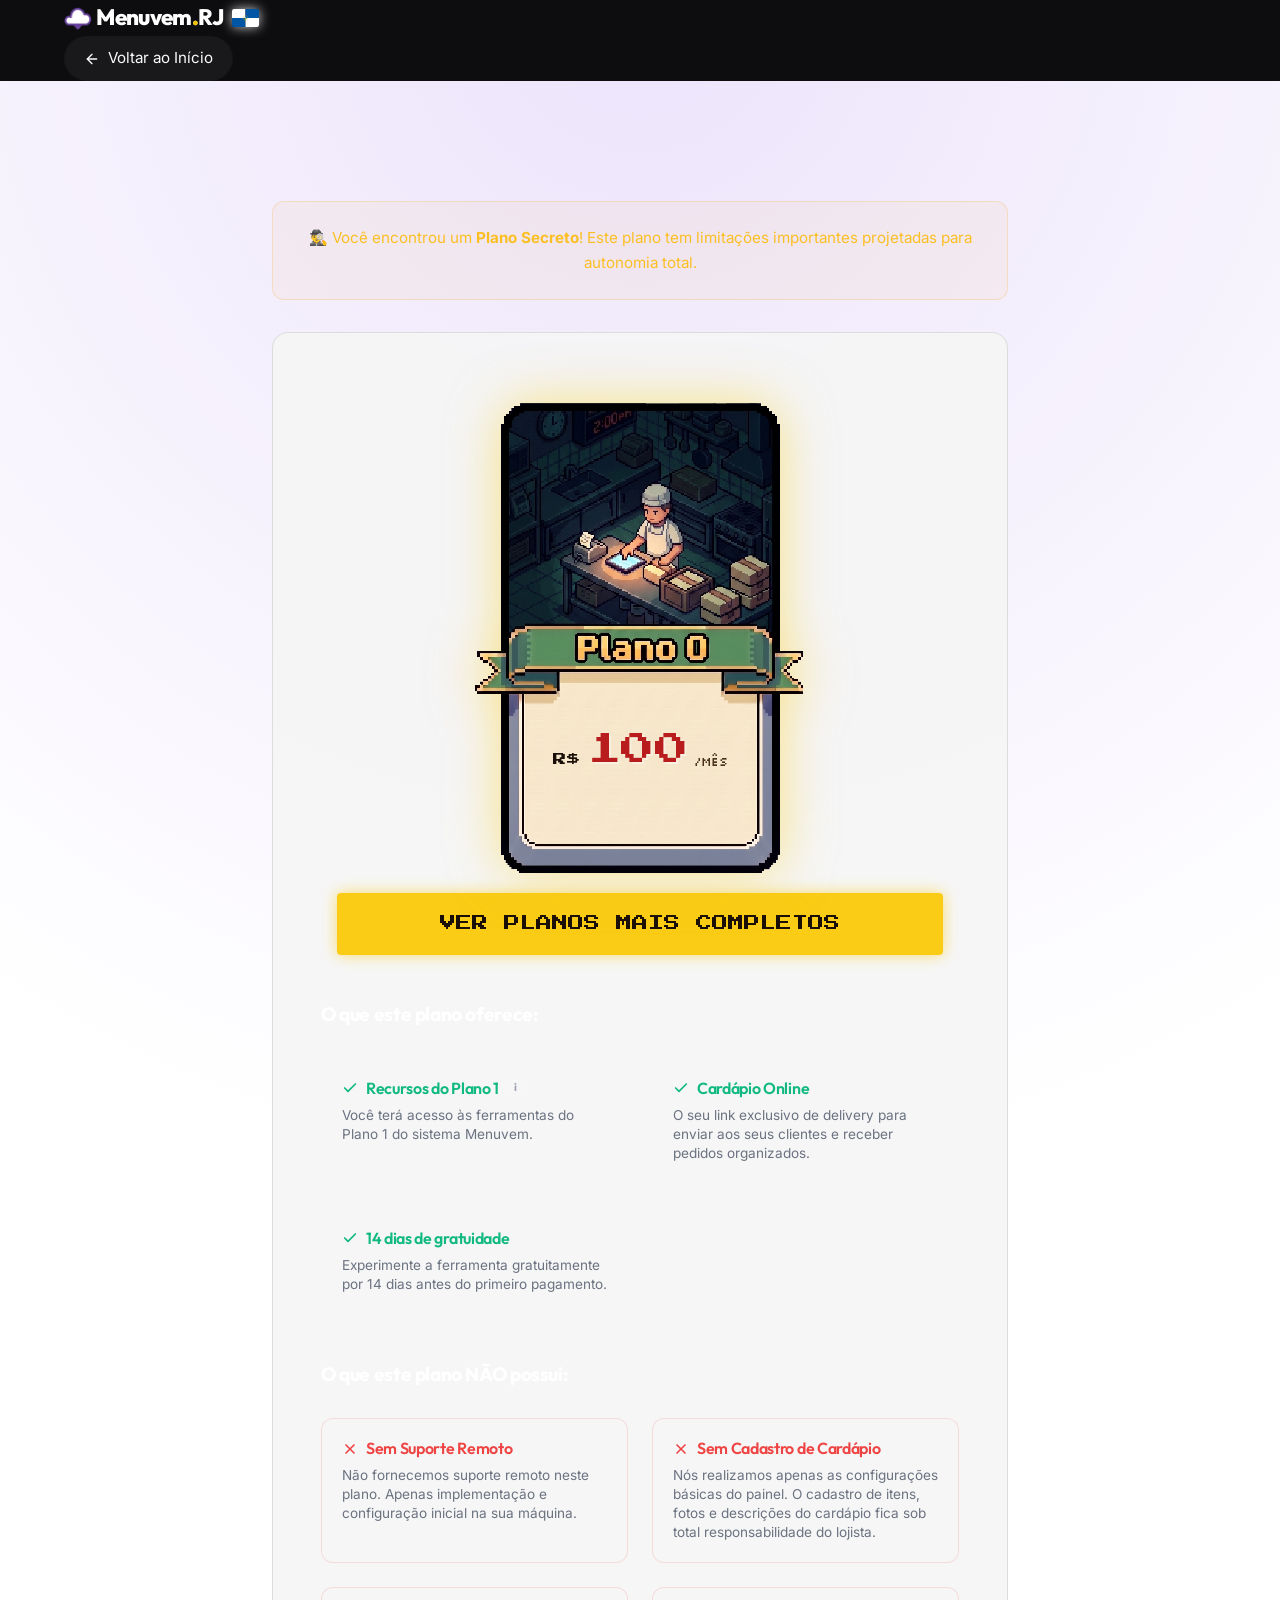
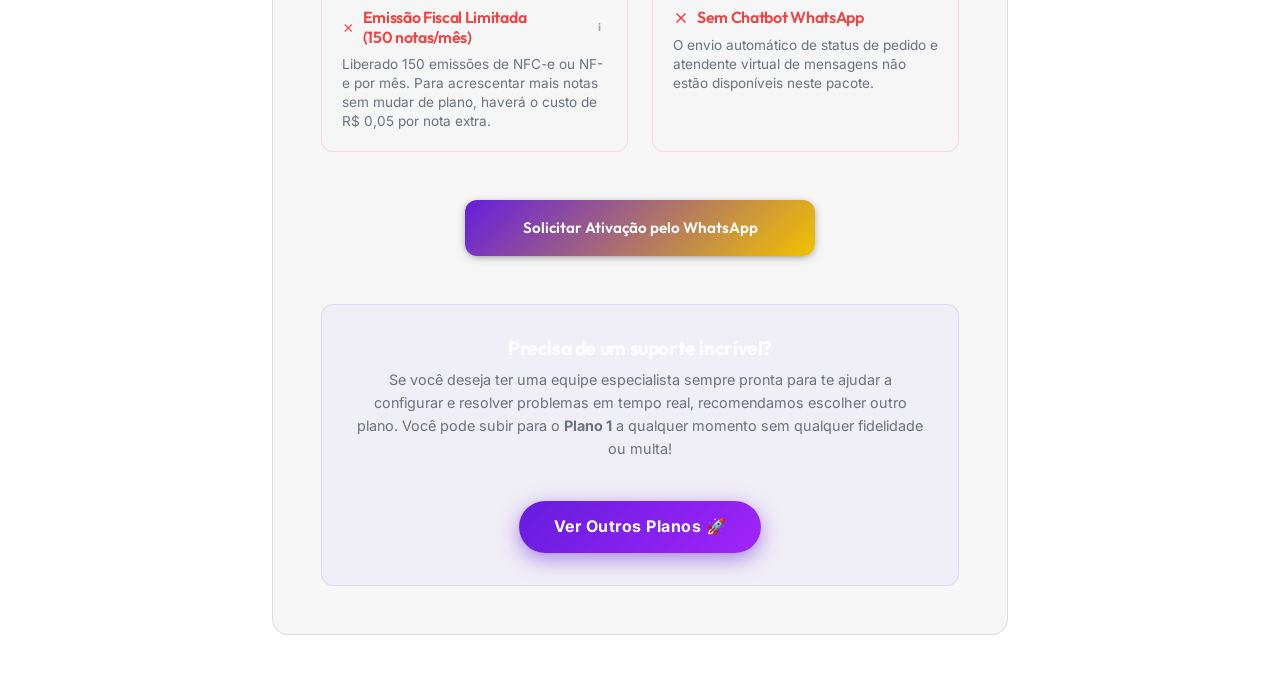
<file: plano-secreto.html>
<!DOCTYPE html>
<html lang="pt-BR">

<head>
    <meta charset="UTF-8">
    <meta name="viewport" content="width=device-width, initial-scale=1.0">
    <meta name="description"
        content="Conheça o Plano Secreto do Menuvemrj. Feito especialmente para lojistas 100% autônomos que buscam um sistema completo e acessível.">

    <!-- Open Graph / Facebook -->
    <meta property="og:type" content="website">
    <meta property="og:url" content="https://Menuvemrj.com.br/plano-secreto.html">
    <meta property="og:title" content="Plano Secreto | Menuvemrj">
    <meta property="og:description"
        content="Conheça o Plano Secreto do Menuvemrj. Feito especialmente para lojistas 100% autônomos.">
    <meta property="og:image" content="https://Menuvemrj.com.br/img/menuvem-logo-simples.png">

    <link rel="icon" type="image/png" href="img/menuvem-logo-simples.png">
    <title>[Plano Secreto] Oferta Especial 🕵️‍♂️ | Menuvemrj</title>
    <link rel="stylesheet" href="css/style.css?v=4">
    <link rel="stylesheet" href="css/plano-secreto.css">
    <!-- Google tag (gtag.js) -->
    <script async src="https://www.googletagmanager.com/gtag/js?id=G-WMFHH39Q0N"></script>
    <script>
      window.dataLayer = window.dataLayer || [];
      function gtag(){dataLayer.push(arguments);}
      gtag('js', new Date());

      gtag('config', 'G-WMFHH39Q0N');
    </script>
</head>

<body>
    <!-- Navbar -->
    <nav class="navbar" style="background: rgba(2, 2, 4, 0.95);">
        <div class="container navbar-container">
            <a href="index.html" class="logo">
                <img src="img/menuvem-logo-simples.png" alt="Logo" height="24" style="margin-right: 4px;">
                <span class="logo-text" style="display:flex; align-items:center;">Menuvem<span
                        class="logo-dot">.</span>RJ<img src="img/bandeira-rj.svg" alt="Bandeira RJ" height="18"
                        style="margin-left: 8px; border-radius:2px; box-shadow: 0 0 12px rgba(255, 255, 255, 0.8);"></span>
            </a>
            <a href="index.html" class="back-link">
                <svg xmlns="http://www.w3.org/2000/svg" width="16" height="16" viewBox="0 0 24 24" fill="none"
                    stroke="currentColor" stroke-width="2" stroke-linecap="round" stroke-linejoin="round">
                    <line x1="19" y1="12" x2="5" y2="12"></line>
                    <polyline points="12 19 5 12 12 5"></polyline>
                </svg>
                Voltar ao Início
            </a>
        </div>
    </nav>

    <div class="planos-layout">
        <div class="secret-alert">
            🕵️‍♂️ Você encontrou um <strong>Plano Secreto</strong>! Este plano tem limitações importantes projetadas
            para autonomia total.
        </div>

        <div class="plan-content">
            <div style="display: flex; flex-direction: column; align-items: center; gap: 2rem; margin-bottom: 3rem;">
                <div class="tcg-card"
                    style="width: 320px; transform: scale(1.05); filter: drop-shadow(0 0 25px rgba(250, 204, 21, 0.5));">
                    <img src="img/card-plano-0.png" class="tcg-background" alt="Carta Plano 0">
                    <div class="tcg-content" style="top: 63%; bottom: 12%;">
                        <div class="tcg-price-box">
                            <span class="tcg-currency">R$</span>
                            <span class="tcg-price">100</span><span class="tcg-month">/mês</span>
                        </div>
                    </div>
                </div>
                <a href="planos.html?plano=1" class="retro-btn"
                    style="text-decoration:none; padding: 1rem 2rem; font-size: 1rem; box-shadow: 0 0 15px rgba(250, 204, 21, 0.6); border: 2px solid #facc15;">VER
                    PLANOS MAIS COMPLETOS</a>
            </div>
            <h3 style="color: white; font-size: 1.2rem; text-align: left; margin-bottom: 1rem;">O que este plano
                oferece:</h3>
            <div class="features-grid">
                <div class="feature-block">
                    <h4 style="color: #10b981; display: flex; align-items: center; gap: 0.5rem; flex-wrap: wrap;">
                        <svg xmlns="http://www.w3.org/2000/svg" width="16" height="16" viewBox="0 0 24 24" fill="none"
                            stroke="currentColor" stroke-width="2.5" stroke-linecap="round" stroke-linejoin="round">
                            <polyline points="20 6 9 17 4 12"></polyline>
                        </svg>
                        Recursos do Plano 1
                        <span class="tooltip-container" style="cursor: pointer; display: inline-flex;">
                            <span class="tooltip-icon" style="width: 16px; height: 16px; font-size: 0.7rem; display: inline-flex;">i</span>
                            <span class="tooltip-text" style="color: #ffffff;">Algumas funcionalidades e limites operacionais do Plano 1 contam com exceções ou restrições específicas no Plano Secreto. Consulte os detalhes das exceções na seção abaixo.</span>
                        </span>
                    </h4>
                    <p>Você terá acesso às ferramentas do Plano 1 do sistema Menuvem.</p>
                </div>
                <div class="feature-block">
                    <h4 style="color: #10b981;">
                        <svg xmlns="http://www.w3.org/2000/svg" width="16" height="16" viewBox="0 0 24 24" fill="none"
                            stroke="currentColor" stroke-width="2.5" stroke-linecap="round" stroke-linejoin="round">
                            <polyline points="20 6 9 17 4 12"></polyline>
                        </svg>
                        Cardápio Online
                    </h4>
                    <p>O seu link exclusivo de delivery para enviar aos seus clientes e receber pedidos organizados.</p>
                </div>
                <div class="feature-block">
                    <h4 style="color: #10b981;">
                        <svg xmlns="http://www.w3.org/2000/svg" width="16" height="16" viewBox="0 0 24 24" fill="none"
                            stroke="currentColor" stroke-width="2.5" stroke-linecap="round" stroke-linejoin="round">
                            <polyline points="20 6 9 17 4 12"></polyline>
                        </svg>
                        14 dias de gratuidade
                    </h4>
                    <p>Experimente a ferramenta gratuitamente por 14 dias antes do primeiro pagamento.</p>
                </div>
            </div>

            <h3 style="color: white; font-size: 1.2rem; text-align: left; margin: 3rem 0 1rem 0;">O que este plano NÃO
                possui:</h3>
            <div class="features-grid">
                <div class="feature-block" style="border-color: rgba(239, 68, 68, 0.15);">
                    <h4 style="color: #ef4444;">
                        <svg xmlns="http://www.w3.org/2000/svg" width="16" height="16" viewBox="0 0 24 24" fill="none"
                            stroke="currentColor" stroke-width="2.5" stroke-linecap="round" stroke-linejoin="round">
                            <line x1="18" y1="6" x2="6" y2="18"></line>
                            <line x1="6" y1="6" x2="18" y2="18"></line>
                        </svg>
                        Sem Suporte Remoto
                    </h4>
                    <p>Não fornecemos suporte remoto neste plano. Apenas implementação e configuração inicial na sua
                        máquina.</p>
                </div>
                <div class="feature-block" style="border-color: rgba(239, 68, 68, 0.15);">
                    <h4 style="color: #ef4444;">
                        <svg xmlns="http://www.w3.org/2000/svg" width="16" height="16" viewBox="0 0 24 24" fill="none"
                            stroke="currentColor" stroke-width="2.5" stroke-linecap="round" stroke-linejoin="round">
                            <line x1="18" y1="6" x2="6" y2="18"></line>
                            <line x1="6" y1="6" x2="18" y2="18"></line>
                        </svg>
                        Sem Cadastro de Cardápio
                    </h4>
                    <p>Nós realizamos apenas as configurações básicas do painel. O cadastro de itens, fotos e descrições
                        do cardápio fica sob total responsabilidade do lojista.</p>
                </div>
                <div class="feature-block" style="border-color: rgba(239, 68, 68, 0.15);">
                    <h4 style="color: #ef4444;">
                        <svg xmlns="http://www.w3.org/2000/svg" width="16" height="16" viewBox="0 0 24 24" fill="none"
                            stroke="currentColor" stroke-width="2.5" stroke-linecap="round" stroke-linejoin="round">
                            <line x1="18" y1="6" x2="6" y2="18"></line>
                            <line x1="6" y1="6" x2="18" y2="18"></line>
                        </svg>
                        Emissão Fiscal Limitada (150 notas/mês)
                        <span class="tooltip-container" style="margin-left: 4px; cursor: pointer; display: inline-flex;">
                            <span class="tooltip-icon" style="width: 16px; height: 16px; font-size: 0.7rem; display: inline-flex;">i</span>
                            <span class="tooltip-text" style="color: #ffffff;">Liberado 150 emissões de NFC-e/NF-e mensais inclusas. Para emitir mais notas sem mudar de plano, o custo é de R$ 0,05 por nota extra.</span>
                        </span>
                    </h4>
                    <p>Liberado 150 emissões de NFC-e ou NF-e por mês. Para acrescentar mais notas sem mudar de plano, haverá o custo de R$ 0,05 por nota extra.</p>
                </div>
                <div class="feature-block" style="border-color: rgba(239, 68, 68, 0.15);">
                    <h4 style="color: #ef4444;">
                        <svg xmlns="http://www.w3.org/2000/svg" width="16" height="16" viewBox="0 0 24 24" fill="none"
                            stroke="currentColor" stroke-width="2.5" stroke-linecap="round" stroke-linejoin="round">
                            <line x1="18" y1="6" x2="6" y2="18"></line>
                            <line x1="6" y1="6" x2="18" y2="18"></line>
                        </svg>
                        Sem Chatbot WhatsApp
                    </h4>
                    <p>O envio automático de status de pedido e atendente virtual de mensagens não estão disponíveis
                        neste pacote.</p>
                </div>
            </div>

            <div style="margin-top: 3rem; display: flex; flex-direction: column; align-items: center; gap: 1rem;">
                <a href="https://wa.me/21995586521?text=Oi%2C%20encontrei%20o%20Plano%20secreto%20e%20desejo%20ativar%20ele%20para%20minha%20loja%2C%20estou%20ciente%20dos%20detalhes%21"
                    target="_blank" class="btn btn-primary"
                    style="padding: 1rem 2rem; width: 100%; max-width: 350px;">Solicitar Ativação pelo WhatsApp</a>
            </div>

            <div class="upgrade-section">
                <h3>Precisa de um suporte incrível?</h3>
                <p>Se você deseja ter uma equipe especialista sempre pronta para te ajudar a configurar e resolver
                    problemas em tempo real, recomendamos escolher outro plano. Você pode subir para o <strong>Plano
                        1</strong> a qualquer momento sem qualquer fidelidade ou multa!</p>
                <a href="planos.html" class="btn-explore-plans">Ver Outros Planos 🚀</a>
            </div>
        </div>
    </div>

    <script src="js/main.js?v=4"></script>
</body>

</html>
</file>
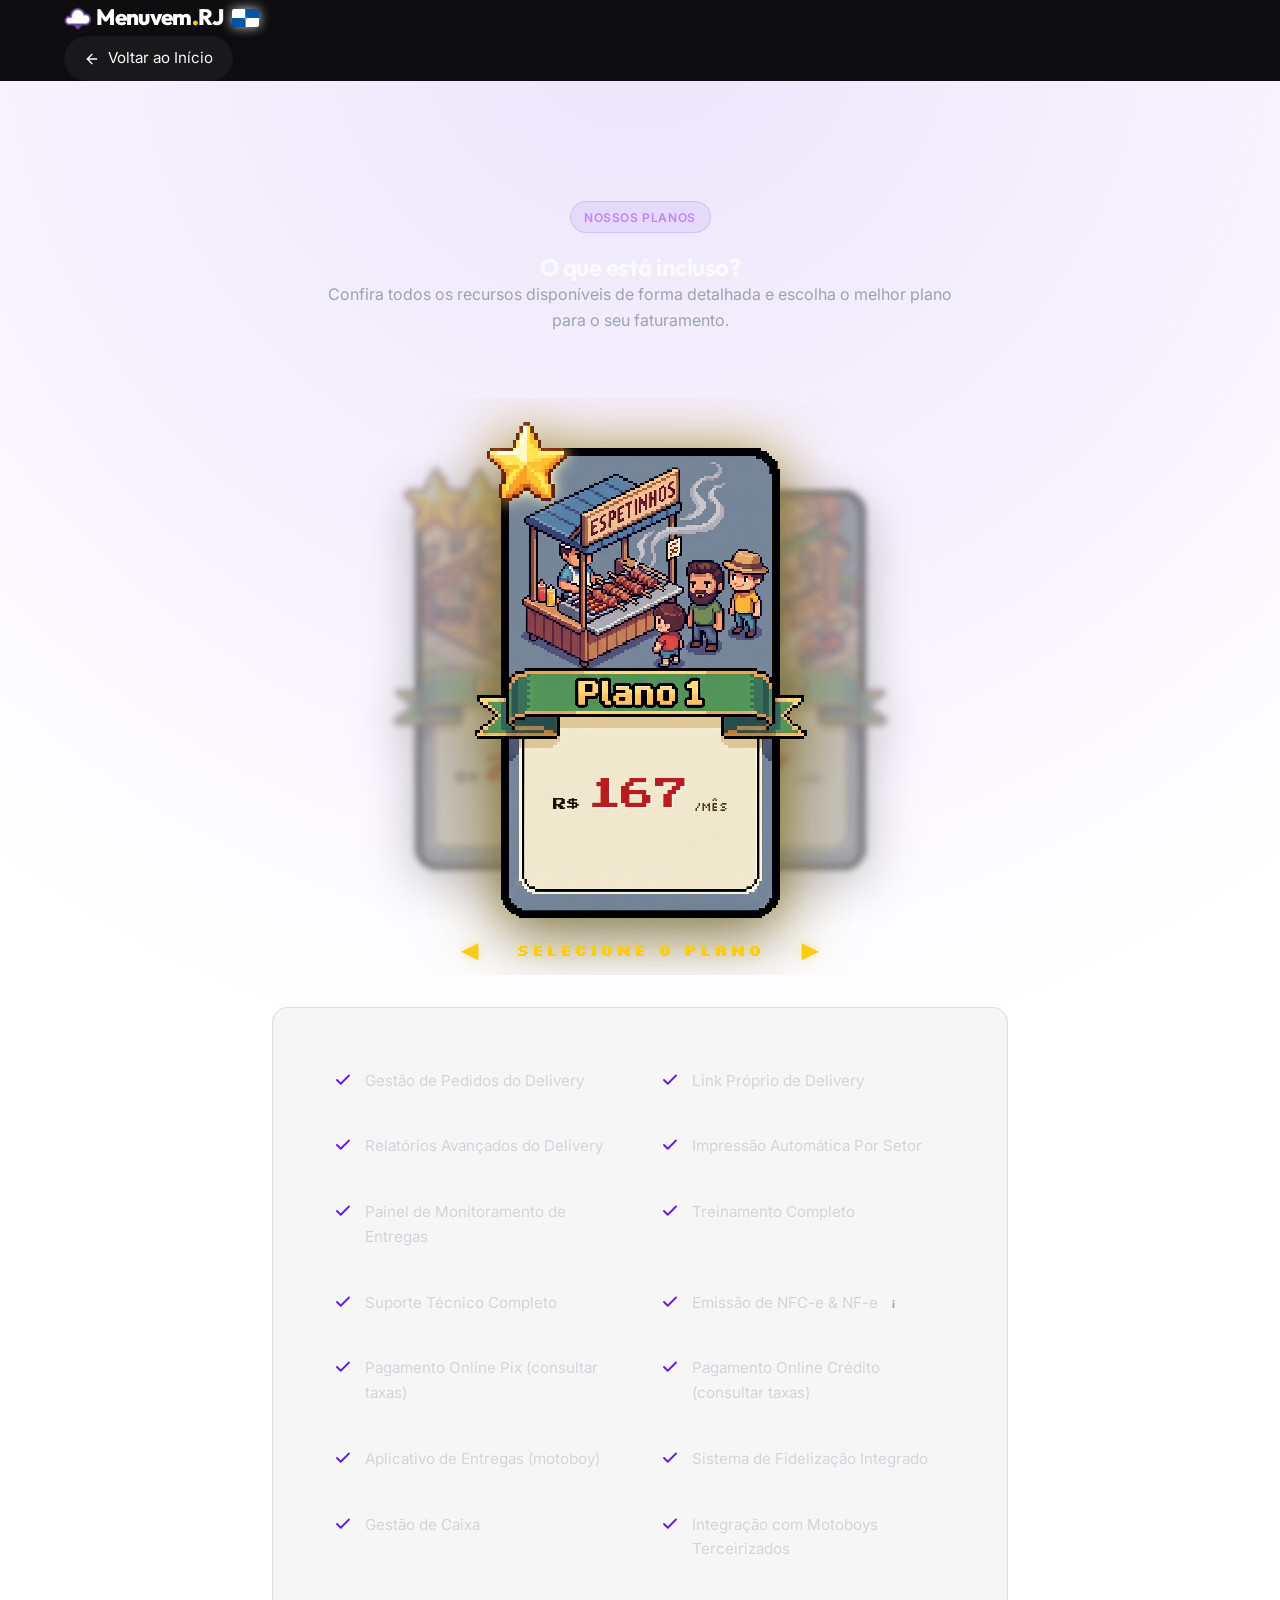
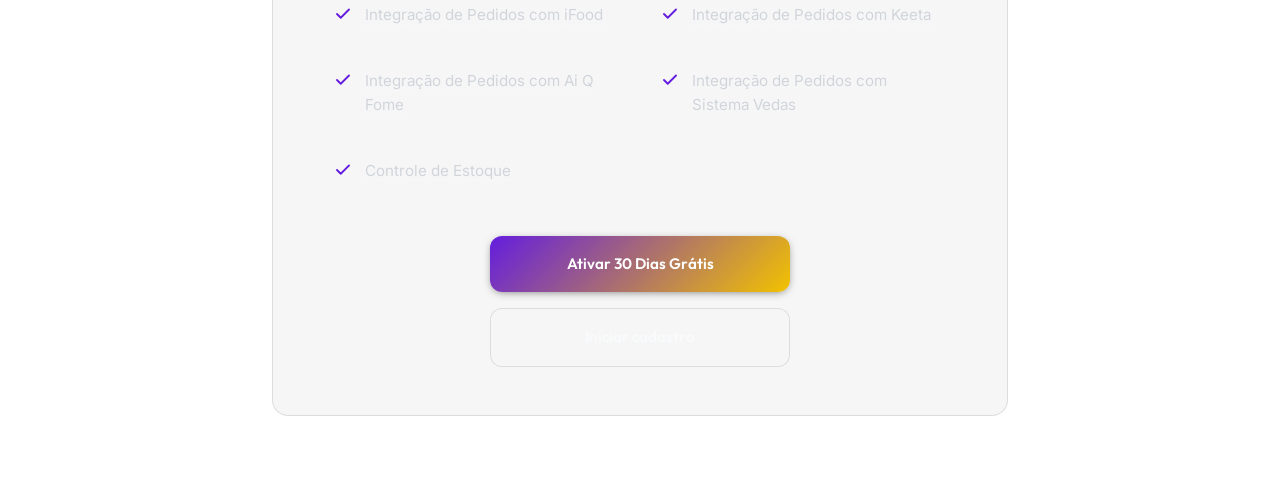
<file: planos.html>
<!DOCTYPE html>
<html lang="pt-BR">

<head>
    <meta charset="UTF-8">
    <meta name="viewport" content="width=device-width, initial-scale=1.0">
    <meta name="description"
        content="Conheça os planos do Menuvemrj. Preços justos para o seu delivery ou restaurante, com opções para todos os tamanhos de negócio e 30 dias grátis.">

    <!-- Open Graph / Facebook -->
    <meta property="og:type" content="website">
    <meta property="og:url" content="https://Menuvemrj.com.br/planos.html">
    <meta property="og:title" content="Planos | Menuvemrj">
    <meta property="og:description"
        content="Preços justos para o seu delivery, com opções para todos os tamanhos de negócio e 30 dias grátis.">
    <meta property="og:image" content="https://Menuvemrj.com.br/img/menuvem-logo-simples.png">

    <link rel="icon" type="image/png" href="img/menuvem-logo-simples.png">
    <title>[Planos] Tabela de Preços & Recursos | Menuvemrj</title>
    <link rel="stylesheet" href="css/style.css?v=4">
    <link rel="stylesheet" href="css/planos.css">
    <!-- Google tag (gtag.js) -->
    <script async src="https://www.googletagmanager.com/gtag/js?id=G-WMFHH39Q0N"></script>
    <script>
      window.dataLayer = window.dataLayer || [];
      function gtag(){dataLayer.push(arguments);}
      gtag('js', new Date());

      gtag('config', 'G-WMFHH39Q0N');
    </script>
</head>

<body>
    <!-- Navbar -->
    <nav class="navbar" style="background: rgba(2, 2, 4, 0.95);">
        <div class="container navbar-container">
            <a href="index.html" class="logo">
                <img src="img/menuvem-logo-simples.png" alt="Logo" height="24" style="margin-right: 4px;">
                <span class="logo-text" style="display:flex; align-items:center;">Menuvem<span
                        class="logo-dot">.</span>RJ<img src="img/bandeira-rj.svg" alt="Bandeira RJ" height="18"
                        style="margin-left: 8px; border-radius:2px; box-shadow: 0 0 12px rgba(255, 255, 255, 0.8);"></span>
            </a>
            <a href="index.html" class="back-link">
                <svg xmlns="http://www.w3.org/2000/svg" width="16" height="16" viewBox="0 0 24 24" fill="none"
                    stroke="currentColor" stroke-width="2" stroke-linecap="round" stroke-linejoin="round">
                    <line x1="19" y1="12" x2="5" y2="12"></line>
                    <polyline points="12 19 5 12 12 5"></polyline>
                </svg>
                Voltar ao Início
            </a>
        </div>
    </nav>

    <div class="planos-layout">
        <div class="section-header reveal">
            <span class="badge">Nossos Planos</span>
            <h2>O que está <span>incluso</span>?</h2>
            <p>Confira todos os recursos disponíveis de forma detalhada e escolha o melhor plano para o seu faturamento.
            </p>
        </div>

        <div class="tcg-carousel-container reveal delay-100">
            <div class="tcg-carousel-track" id="planCarousel">
                <!-- Card 1 -->
                <div class="carousel-card active" data-target="plano-1">
                    <div class="tcg-card">
                        <img src="img/card-plano-1.png" class="tcg-background" alt="Carta Plano 1">
                        <div class="tcg-content">
                            <div class="tcg-price-box">
                                <span class="tcg-currency">R$</span>
                                <span class="tcg-price">167</span><span class="tcg-month">/mês</span>
                            </div>
                        </div>
                    </div>
                </div>
                <!-- Card 2 -->
                <div class="carousel-card" data-target="plano-2">
                    <div class="tcg-card">
                        <img src="img/card-plano-2.png" class="tcg-background" alt="Carta Plano 2">
                        <div class="tcg-content">
                            <div class="tcg-price-box">
                                <span class="tcg-currency">R$</span>
                                <span class="tcg-price">227</span><span class="tcg-month">/mês</span>
                            </div>
                        </div>
                    </div>
                </div>
                <!-- Card 3 -->
                <div class="carousel-card" data-target="plano-3">
                    <div class="tcg-card">
                        <img src="img/card-plano-3.png" class="tcg-background" alt="Carta Plano 3">
                        <div class="tcg-content">
                            <div class="tcg-price-box">
                                <span class="tcg-currency">R$</span>
                                <span class="tcg-price">267</span><span class="tcg-month">/mês</span>
                            </div>
                        </div>
                    </div>
                </div>
            </div>
            <div class="tcg-carousel-controls">
                <button class="carousel-arrow" id="btn-prev">◄</button>
                <div class="carousel-instructions">SELECIONE O PLANO</div>
                <button class="carousel-arrow" id="btn-next">►</button>
            </div>
        </div>

        <div id="plano-1" class="plan-content active">
            <div id="features-1"></div>
            <div style="margin-top: 2.5rem; display: flex; flex-direction: column; align-items: center; gap: 1rem;">
                <a href="https://wa.me/21995586521?text=Ol%C3%A1!%20Gostaria%20de%20ativar%20meu%20b%C3%B4nus%20de%2030%20dias%20gr%C3%A1tis%20no%20Plano%201%20da%20Menuvem."
                    target="_blank" class="btn btn-primary"
                    style="padding: 1rem 2rem; width: 100%; max-width: 300px;">Ativar 30 Dias Grátis</a>
                <a href="cadastro-etapas.html" class="btn btn-secondary"
                    style="padding: 1rem 2rem; width: 100%; max-width: 300px;">Iniciar cadastro</a>
            </div>
        </div>

        <div id="plano-2" class="plan-content">
            <div id="features-2"></div>
            <div style="margin-top: 2.5rem; display: flex; flex-direction: column; align-items: center; gap: 1rem;">
                <a href="https://wa.me/21995586521?text=Ol%C3%A1!%20Gostaria%20de%20ativar%20meu%20b%C3%B4nus%20de%2030%20dias%20gr%C3%A1tis%20no%20Plano%202%20da%20Menuvem."
                    target="_blank" class="btn btn-primary"
                    style="padding: 1rem 2rem; width: 100%; max-width: 300px;">Ativar 30 Dias Grátis</a>
                <a href="cadastro-etapas.html" class="btn btn-secondary"
                    style="padding: 1rem 2rem; width: 100%; max-width: 300px;">Iniciar cadastro</a>
            </div>
        </div>

        <div id="plano-3" class="plan-content">
            <div id="features-3"></div>
            <div style="margin-top: 2.5rem; display: flex; flex-direction: column; align-items: center; gap: 1rem;">
                <a href="https://wa.me/21995586521?text=Ol%C3%A1!%20Gostaria%20de%20ativar%20meu%20b%C3%B4nus%20de%2030%20dias%20gr%C3%A1tis%20no%20Plano%203%20da%20Menuvem."
                    target="_blank" class="btn btn-primary"
                    style="padding: 1rem 2rem; width: 100%; max-width: 300px;">Ativar 30 Dias Grátis</a>
                <a href="cadastro-etapas.html" class="btn btn-secondary"
                    style="padding: 1rem 2rem; width: 100%; max-width: 300px;">Iniciar cadastro</a>
            </div>
        </div>
    </div>

    <script src="js/main.js?v=4"></script>
    <script>
        document.addEventListener('DOMContentLoaded', () => {
            const featuresPlano1 = [
                { name: "Gestão de Pedidos do Delivery", target: "delivery-proprio" },
                { name: "Link Próprio de Delivery", target: "delivery-proprio" },
                { name: "Relatórios Avançados do Delivery", target: "delivery-proprio" },
                { name: "Impressão Automática Por Setor", target: "kds" },
                { name: "Painel de Monitoramento de Entregas", target: "delivery-proprio" },
                { name: "Treinamento Completo", target: "" },
                { name: "Suporte Técnico Completo", target: "" },
                { name: "Emissão de NFC-e & NF-e", target: "emissao-fiscal", info: "Limite de 400 notas mensais inclusas. Para emitir mais notas sem subir de plano, o custo é de R$ 0,05 por nota extra." },
                { name: "Pagamento Online Pix (consultar taxas)", target: "pagamento-online" },
                { name: "Pagamento Online Crédito (consultar taxas)", target: "pagamento-online" },
                { name: "Aplicativo de Entregas (motoboy)", target: "" },
                { name: "Sistema de Fidelização Integrado", target: "fidelidade" },
                { name: "Gestão de Caixa", target: "fechamento-caixa" },
                { name: "Integração com Motoboys Terceirizados", target: "" },
                { name: "Integração de Pedidos com iFood", target: "integracao-ifood" },
                { name: "Integração de Pedidos com Keeta", target: "integracao-ifood" },
                { name: "Integração de Pedidos com Ai Q Fome", target: "integracao-ifood" },
                { name: "Integração de Pedidos com Sistema Vedas", target: "" },
                //{ name: "Integração TEF", target: "pdv-agil" },
                //{ name: "Integração Maquininha Stone", target: "pdv-agil" },
                { name: "Controle de Estoque", target: "estoque-minimo" },
                //{ name: "Pedidos das Mesas no Balcão", target: "pdv-agil" },
                //{ name: "Gestão de Mesas e Comandas", target: "mesas" },
                //{ name: "Aplicativo do Garçom", target: "mesas" },
                //{ name: "Relatórios Avançados das Mesas", target: "mesas" },
                //{ name: "Monitor de Produção por Setores", target: "kds" }
            ];

            const featuresPlano2 = [
                { name: "Gestão de Pedidos do Delivery", target: "delivery-proprio" },
                { name: "Link Próprio de Delivery", target: "delivery-proprio" },
                { name: "Relatórios Avançados do Delivery", target: "delivery-proprio" },
                { name: "Impressão Automática Por Setor", target: "kds" },
                { name: "Painel de Monitoramento de Entregas", target: "delivery-proprio" },
                { name: "Treinamento Completo", target: "" },
                { name: "Suporte Técnico Completo", target: "" },
                { name: "Emissão de NFC-e & NF-e", target: "emissao-fiscal", info: "Limite de 800 notas mensais inclusas. Para emitir mais notas sem subir de plano, o custo é de R$ 0,05 por nota extra." },
                { name: "Pagamento Online Pix (consultar taxas)", target: "pagamento-online" },
                { name: "Pagamento Online Crédito (consultar taxas)", target: "pagamento-online" },
                { name: "Aplicativo de Entregas (motoboy)", target: "" },
                { name: "Sistema de Fidelização Integrado", target: "fidelidade" },
                { name: "Gestão de Caixa", target: "fechamento-caixa" },
                { name: "Integração com Motoboys Terceirizados", target: "" },
                { name: "Integração de Pedidos com iFood", target: "integracao-ifood" },
                { name: "Integração de Pedidos com Keeta", target: "integracao-ifood" },
                { name: "Integração de Pedidos com Ai Q Fome", target: "integracao-ifood" },
                { name: "Integração de Pedidos com Sistema Vedas", target: "" },
                //{ name: "Integração TEF", target: "pdv-agil" },
                //{ name: "Integração Maquininha Stone", target: "pdv-agil" },
                { name: "Controle de Estoque", target: "estoque-minimo" },
                { name: "Pedidos das Mesas no Balcão", target: "pdv-agil" },
                { name: "Gestão de Mesas e Comandas", target: "mesas" },
                { name: "Aplicativo do Garçom", target: "mesas" },
                { name: "Relatórios Avançados das Mesas", target: "mesas" },
                //{ name: "Monitor de Produção por Setores", target: "kds" }
            ];

            const featuresPlano3 = [
                { name: "Gestão de Pedidos do Delivery", target: "delivery-proprio" },
                { name: "Link Próprio de Delivery", target: "delivery-proprio" },
                { name: "Relatórios Avançados do Delivery", target: "delivery-proprio" },
                { name: "Impressão Automática Por Setor", target: "kds" },
                { name: "Painel de Monitoramento de Entregas", target: "delivery-proprio" },
                { name: "Treinamento Completo", target: "" },
                { name: "Suporte Técnico Completo", target: "" },
                { name: 'Emissão de NFC-e & NF-e <span style="color:#f59e0b; font-weight:700; background:rgba(245, 158, 11, 0.15); padding:2px 8px; border-radius:4px; border:1px solid rgba(245, 158, 11, 0.3); font-size:0.78rem; margin-left:4px; letter-spacing:0.5px;">ILIMITADO ✨</span>', target: "emissao-fiscal" },
                { name: "Pagamento Online Pix (consultar taxas)", target: "pagamento-online" },
                { name: "Pagamento Online Crédito (consultar taxas)", target: "pagamento-online" },
                { name: "Aplicativo de Entregas (motoboy)", target: "" },
                { name: "Sistema de Fidelização Integrado", target: "fidelidade" },
                { name: "Gestão de Caixa", target: "fechamento-caixa" },
                { name: "Integração com Motoboys Terceirizados", target: "" },
                { name: "Integração de Pedidos com iFood", target: "integracao-ifood" },
                { name: "Integração de Pedidos com Keeta", target: "integracao-ifood" },
                { name: "Integração de Pedidos com Ai Q Fome", target: "integracao-ifood" },
                { name: "Integração TEF", target: "pdv-agil" },
                { name: "Integração Maquininha Stone", target: "pdv-agil" },
                { name: "Controle de Estoque", target: "estoque-minimo" },
                { name: "Pedidos das Mesas no Balcão", target: "pdv-agil" },
                { name: "Gestão de Mesas e Comandas", target: "mesas" },
                { name: "Aplicativo do Garçom", target: "mesas" },
                { name: "Relatórios Avançados das Mesas", target: "mesas" },
                { name: "Monitor de Produção por Setores", target: "kds" }
            ];

            const svgIcon = '<svg xmlns="http://www.w3.org/2000/svg" width="18" height="18" viewBox="0 0 24 24" fill="none" stroke="currentColor" stroke-width="2.5" stroke-linecap="round" stroke-linejoin="round"><polyline points="20 6 9 17 4 12"></polyline></svg>';

            function generateList(featuresArray) {
                let listHtml = '<ul class="features-list">';
                featuresArray.forEach(f => {
                    let itemContent = f.name;
                    if (f.target) {
                        itemContent = '<a href="funcionalidades.html#' + f.target + '" style="color: inherit; text-decoration: none; border-bottom: 1px dashed rgba(255,255,255,0.3); transition: border-color 0.2s;" onmouseover="this.style.borderColor=\'rgba(255,255,255,0.8)\'" onmouseout="this.style.borderColor=\'rgba(255,255,255,0.3)\'">' + f.name + '</a>';
                    }
                    if (f.info) {
                        itemContent += ' <span class="tooltip-container" style="margin-left: 4px; cursor: pointer; display: inline-flex;"><span class="tooltip-icon" style="width: 16px; height: 16px; font-size: 0.7rem; display: inline-flex;">i</span><span class="tooltip-text">' + f.info + '</span></span>';
                    }
                    listHtml += '<li>' + svgIcon + ' <span>' + itemContent + '</span></li>';
                });
                listHtml += '</ul>';
                return listHtml;
            }

            document.getElementById('features-1').innerHTML = generateList(featuresPlano1);
            document.getElementById('features-2').innerHTML = generateList(featuresPlano2);
            document.getElementById('features-3').innerHTML = generateList(featuresPlano3);

            // Carousel Coverflow Logic
            const cards = Array.from(document.querySelectorAll('.carousel-card'));
            const contents = document.querySelectorAll('.plan-content');
            let currentIndex = 0; // 0 = Plano 1, 1 = Plano 2, 2 = Plano 3

            function updateCarousel() {
                cards.forEach((c, idx) => {
                    c.classList.remove('active', 'prev', 'next');
                    if (idx === currentIndex) {
                        c.classList.add('active');
                    } else if (idx === (currentIndex - 1 + cards.length) % cards.length) {
                        c.classList.add('prev');
                    } else if (idx === (currentIndex + 1) % cards.length) {
                        c.classList.add('next');
                    }
                });

                // Update content below
                contents.forEach(c => c.classList.remove('active'));
                const targetId = cards[currentIndex].getAttribute('data-target');
                document.getElementById(targetId).classList.add('active');
            }

            document.getElementById('btn-prev').addEventListener('click', () => {
                currentIndex = (currentIndex - 1 + cards.length) % cards.length;
                updateCarousel();
            });

            document.getElementById('btn-next').addEventListener('click', () => {
                currentIndex = (currentIndex + 1) % cards.length;
                updateCarousel();
            });

            cards.forEach((card, idx) => {
                card.addEventListener('click', () => {
                    currentIndex = idx;
                    updateCarousel();
                    // Scroll down slightly to show features
                    const contentTarget = document.getElementById(card.getAttribute('data-target'));
                    const offset = contentTarget.getBoundingClientRect().top + window.scrollY - 100;
                    window.scrollTo({ top: offset, behavior: 'smooth' });
                });
            });

            // Handle URL params
            const urlParams = new URLSearchParams(window.location.search);
            const planRequested = urlParams.get('plano');

            if (planRequested) {
                const targetIdx = cards.findIndex(c => c.getAttribute('data-target') === 'plano-' + planRequested);
                if (targetIdx !== -1) {
                    currentIndex = targetIdx;
                }
            }

            // Init
            updateCarousel();
        });
    </script>
</body>

</html>
</file>
<file: menuvem-rj/css/main.css>
/* ==========================================================================
   Menuvem.RJ - Design System & Base CSS
   Plataforma Oficial de Cardápio Digital & Gestor de Pedidos para o RJ
   ========================================================================== */

@import url('https://fonts.googleapis.com/css2?family=Outfit:wght@300;400;500;600;700;800;900&family=Plus+Jakarta+Sans:wght@400;500;600;700&family=Press+Start+2P&display=swap');

:root {
  /* Color Tokens */
  --bg-dark: #07090e;
  --bg-card: rgba(18, 22, 35, 0.75);
  --bg-card-hover: rgba(28, 34, 54, 0.85);
  --bg-input: rgba(13, 16, 26, 0.8);
  
  --primary: #00d2ff;
  --primary-hover: #00b4db;
  --primary-glow: rgba(0, 210, 255, 0.4);
  
  --secondary: #3a7bd5;
  
  --accent-rj-gold: #f9d423;
  --accent-rj-coral: #ff4e50;
  --accent-rj-neon: #00e676;
  
  --text-main: #ffffff;
  --text-muted: #94a3b8;
  --text-subtle: #64748b;
  
  --border-light: rgba(255, 255, 255, 0.08);
  --border-glow: rgba(0, 210, 255, 0.3);
  
  /* Fonts */
  --font-heading: 'Outfit', sans-serif;
  --font-body: 'Plus Jakarta Sans', sans-serif;
  --font-pixel: 'Press Start 2P', cursive;

  /* Shadows & Radius */
  --radius-sm: 8px;
  --radius-md: 14px;
  --radius-lg: 24px;
  --radius-full: 9999px;
  
  --glass-shadow: 0 8px 32px 0 rgba(0, 0, 0, 0.37);
  --glow-shadow: 0 0 25px rgba(0, 210, 255, 0.25);
  --rj-glow-shadow: 0 0 25px rgba(255, 78, 80, 0.3);
}

/* Reset & Global Settings */
* {
  margin: 0;
  padding: 0;
  box-sizing: border-box;
  scroll-behavior: smooth;
}

body {
  background-color: var(--bg-dark);
  color: var(--text-main);
  font-family: var(--font-body);
  line-height: 1.6;
  overflow-x: hidden;
  -webkit-font-smoothing: antialiased;
}

/* Typography */
h1, h2, h3, h4, h5, h6 {
  font-family: var(--font-heading);
  font-weight: 700;
  line-height: 1.2;
  color: var(--text-main);
}

a {
  color: inherit;
  text-decoration: none;
  transition: all 0.3s ease;
}

ul {
  list-style: none;
}

/* Layout Utilities */
.container {
  width: 100%;
  max-width: 1240px;
  margin: 0 auto;
  padding: 0 1.5rem;
}

.section {
  padding: 6rem 0;
  position: relative;
}

.section-header {
  text-align: center;
  max-width: 760px;
  margin: 0 auto 4rem auto;
}

.section-title {
  font-size: 2.5rem;
  margin: 1rem 0;
}

.section-title span {
  background: linear-gradient(135deg, var(--primary), var(--accent-rj-gold));
  -webkit-background-clip: text;
  -webkit-text-fill-color: transparent;
}

.badge {
  display: inline-flex;
  align-items: center;
  gap: 0.5rem;
  padding: 0.4rem 1rem;
  background: rgba(0, 210, 255, 0.1);
  border: 1px solid var(--border-glow);
  border-radius: var(--radius-full);
  color: var(--primary);
  font-size: 0.85rem;
  font-weight: 600;
  letter-spacing: 0.5px;
  text-transform: uppercase;
}

.badge-rj {
  background: rgba(255, 78, 80, 0.15);
  border-color: rgba(255, 78, 80, 0.4);
  color: #ff758c;
}

/* Buttons */
.btn {
  display: inline-flex;
  align-items: center;
  justify-content: center;
  gap: 0.6rem;
  padding: 0.9rem 1.8rem;
  border-radius: var(--radius-md);
  font-family: var(--font-heading);
  font-weight: 600;
  font-size: 1rem;
  cursor: pointer;
  border: none;
  transition: all 0.3s cubic-bezier(0.4, 0, 0.2, 1);
  white-space: nowrap;
}

.btn-primary {
  background: linear-gradient(135deg, #00d2ff 0%, #3a7bd5 100%);
  color: #ffffff;
  box-shadow: 0 4px 20px rgba(0, 210, 255, 0.35);
}

.btn-primary:hover {
  transform: translateY(-2px);
  box-shadow: 0 6px 28px rgba(0, 210, 255, 0.55);
}

.btn-secondary {
  background: rgba(255, 255, 255, 0.05);
  border: 1px solid var(--border-light);
  color: var(--text-main);
  backdrop-filter: blur(10px);
}

.btn-secondary:hover {
  background: rgba(255, 255, 255, 0.12);
  border-color: rgba(255, 255, 255, 0.25);
  transform: translateY(-2px);
}

.btn-whatsapp {
  background: linear-gradient(135deg, #25D366 0%, #128C7E 100%);
  color: white;
  box-shadow: 0 4px 20px rgba(37, 211, 102, 0.35);
}

.btn-whatsapp:hover {
  transform: translateY(-2px);
  box-shadow: 0 6px 28px rgba(37, 211, 102, 0.55);
}

/* Header & Nav */
.header {
  position: fixed;
  top: 0;
  left: 0;
  right: 0;
  z-index: 1000;
  padding: 1.2rem 0;
  transition: all 0.3s ease;
  backdrop-filter: blur(16px);
  border-bottom: 1px solid rgba(255, 255, 255, 0.05);
}

.header.scrolled {
  padding: 0.8rem 0;
  background: rgba(7, 9, 14, 0.85);
  box-shadow: var(--glass-shadow);
}

.header .container {
  display: flex;
  align-items: center;
  justify-content: space-between;
}

.logo {
  display: flex;
  align-items: center;
  gap: 0.5rem;
  font-size: 1.4rem;
  font-weight: 800;
  font-family: var(--font-heading);
}

.logo-flag {
  height: 20px;
  border-radius: 3px;
  box-shadow: 0 0 10px rgba(255, 255, 255, 0.3);
}

.nav-links {
  display: flex;
  gap: 2rem;
  align-items: center;
}

.nav-links a {
  font-size: 0.95rem;
  font-weight: 500;
  color: var(--text-muted);
}

.nav-links a:hover {
  color: var(--primary);
}

.nav-cta {
  display: flex;
  gap: 1rem;
  align-items: center;
}

.menu-toggle {
  display: none;
  background: none;
  border: none;
  color: var(--text-main);
  cursor: pointer;
}

/* Hero Section */
.hero {
  padding-top: 10rem;
  padding-bottom: 5rem;
  position: relative;
  text-align: center;
  overflow: hidden;
}

.hero-glow-bg {
  position: absolute;
  top: 10%;
  left: 50%;
  transform: translateX(-50%);
  width: 600px;
  height: 600px;
  background: radial-gradient(circle, rgba(0, 210, 255, 0.15) 0%, rgba(255, 78, 80, 0.1) 40%, rgba(0, 0, 0, 0) 70%);
  filter: blur(60px);
  pointer-events: none;
  z-index: 0;
}

.hero-content {
  position: relative;
  z-index: 1;
  max-width: 900px;
  margin: 0 auto;
}

.hero-title {
  font-size: 3.4rem;
  font-weight: 800;
  letter-spacing: -1px;
  margin: 1.5rem 0 1.2rem 0;
}

.hero-title span {
  background: linear-gradient(135deg, #00d2ff, #f9d423);
  -webkit-background-clip: text;
  -webkit-text-fill-color: transparent;
}

.hero-description {
  font-size: 1.15rem;
  color: var(--text-muted);
  max-width: 720px;
  margin: 0 auto 2.5rem auto;
}

.hero-ctas {
  display: flex;
  gap: 1.2rem;
  justify-content: center;
  margin-bottom: 2rem;
  flex-wrap: wrap;
}

.hero-notice {
  font-size: 0.85rem;
  color: var(--text-subtle);
  max-width: 680px;
  margin: 0 auto 3.5rem auto;
}

.hero-notice strong {
  color: var(--accent-rj-gold);
}

/* Dashboard Mockup Showcase */
.hero-visual-wrapper {
  position: relative;
  max-width: 1000px;
  margin: 0 auto;
  border-radius: var(--radius-lg);
  padding: 12px;
  background: linear-gradient(135deg, rgba(255, 255, 255, 0.1), rgba(0, 210, 255, 0.2));
  box-shadow: 0 20px 60px rgba(0, 0, 0, 0.6), var(--glow-shadow);
}

.hero-mockup-inner {
  background: #0d111a;
  border-radius: calc(var(--radius-lg) - 4px);
  overflow: hidden;
  border: 1px solid var(--border-light);
  aspect-ratio: 16 / 9;
  display: flex;
  align-items: center;
  justify-content: center;
  position: relative;
}

/* Keyframes for Reveal animations */
.reveal {
  opacity: 0;
  transform: translateY(30px);
  transition: all 0.8s cubic-bezier(0.16, 1, 0.3, 1);
}

.reveal.active {
  opacity: 1;
  transform: translateY(0);
}

.delay-100 { transition-delay: 0.1s; }
.delay-200 { transition-delay: 0.2s; }
.delay-300 { transition-delay: 0.3s; }
.delay-400 { transition-delay: 0.4s; }

/* Responsive */
@media (max-width: 992px) {
  .nav-links, .nav-cta {
    display: none;
  }
  .menu-toggle {
    display: block;
  }
  .hero-title {
    font-size: 2.4rem;
  }
}
</file>
<file: menuvem-rj/css/components.css>
/* ==========================================================================
   Menuvem.RJ - Interactive Components & Specific Section Styles
   ========================================================================== */

/* --------------------------------------------------------------------------
   1. CALCULADORA DE FATURAMENTO & CARDS DE PLANOS (TCG STYLE)
   -------------------------------------------------------------------------- */
.calc-container {
  background: var(--bg-card);
  backdrop-filter: blur(20px);
  border: 1px solid var(--border-light);
  border-radius: var(--radius-lg);
  padding: 2.5rem;
  box-shadow: var(--glass-shadow);
  margin-bottom: 4rem;
}

.calc-header {
  display: flex;
  justify-content: space-between;
  align-items: center;
  margin-bottom: 2rem;
  flex-wrap: wrap;
  gap: 1rem;
}

.calc-header h3 {
  font-size: 1.3rem;
  color: var(--text-main);
}

.calc-faturamento-display {
  font-family: var(--font-heading);
  font-size: 2.2rem;
  font-weight: 800;
  color: var(--primary);
  background: rgba(0, 210, 255, 0.1);
  padding: 0.4rem 1.2rem;
  border-radius: var(--radius-md);
  border: 1px solid var(--border-glow);
  box-shadow: var(--glow-shadow);
}

.calc-slider-box {
  margin-bottom: 2rem;
}

.range-slider {
  -webkit-appearance: none;
  width: 100%;
  height: 10px;
  border-radius: 5px;
  background: #1e2638;
  outline: none;
  cursor: pointer;
}

.range-slider::-webkit-slider-thumb {
  -webkit-appearance: none;
  appearance: none;
  width: 26px;
  height: 26px;
  border-radius: 50%;
  background: linear-gradient(135deg, var(--primary), var(--accent-rj-gold));
  cursor: pointer;
  box-shadow: 0 0 15px rgba(0, 210, 255, 0.8);
  border: 3px solid #ffffff;
  transition: transform 0.15s ease;
}

.range-slider::-webkit-slider-thumb:hover {
  transform: scale(1.2);
}

.slider-labels {
  display: flex;
  justify-content: space-between;
  margin-top: 0.8rem;
  font-size: 0.85rem;
  color: var(--text-muted);
  font-weight: 500;
}

.pricing-toggle-box {
  display: flex;
  justify-content: center;
  align-items: center;
  gap: 1rem;
  margin-bottom: 3rem;
}

.pricing-toggle-btn {
  background: rgba(255, 255, 255, 0.05);
  border: 1px solid var(--border-light);
  color: var(--text-muted);
  padding: 0.6rem 1.4rem;
  border-radius: var(--radius-full);
  font-size: 0.9rem;
  font-weight: 600;
  cursor: pointer;
  transition: all 0.3s ease;
}

.pricing-toggle-btn.active {
  background: var(--primary);
  color: #000000;
  border-color: var(--primary);
  font-weight: 700;
  box-shadow: var(--glow-shadow);
}

.save-badge {
  background: rgba(0, 230, 118, 0.15);
  color: var(--accent-rj-neon);
  border: 1px solid rgba(0, 230, 118, 0.4);
  font-size: 0.75rem;
  padding: 0.25rem 0.6rem;
  border-radius: var(--radius-full);
  font-weight: 700;
}

/* Grid de Cards dos Planos */
.plans-grid {
  display: grid;
  grid-template-columns: repeat(auto-fit, minmax(270px, 1fr));
  gap: 2rem;
  align-items: stretch;
}

.plan-card {
  background: var(--bg-card);
  border: 1px solid var(--border-light);
  border-radius: var(--radius-lg);
  padding: 2.2rem 1.8rem;
  position: relative;
  transition: all 0.4s ease;
  display: flex;
  flex-direction: column;
  backdrop-filter: blur(16px);
}

.plan-card:hover {
  transform: translateY(-8px);
  border-color: var(--border-glow);
  box-shadow: 0 15px 35px rgba(0, 0, 0, 0.4), var(--glow-shadow);
}

.plan-card.recommended {
  border: 2px solid var(--primary);
  background: linear-gradient(180deg, rgba(0, 210, 255, 0.1) 0%, rgba(18, 22, 35, 0.9) 100%);
  box-shadow: 0 0 30px rgba(0, 210, 255, 0.25);
}

.plan-card-badge {
  position: absolute;
  top: -14px;
  left: 50%;
  transform: translateX(-50%);
  background: linear-gradient(90deg, #ff4e50, #f9d423);
  color: #000;
  font-size: 0.7rem;
  font-family: var(--font-pixel);
  padding: 0.4rem 0.9rem;
  border-radius: var(--radius-full);
  letter-spacing: 0.5px;
  box-shadow: 0 4px 12px rgba(0, 0, 0, 0.4);
}

.plan-name {
  font-size: 1.4rem;
  margin-bottom: 0.5rem;
}

.plan-desc {
  font-size: 0.85rem;
  color: var(--text-muted);
  margin-bottom: 1.5rem;
  min-height: 40px;
}

.plan-price-box {
  margin-bottom: 1.8rem;
}

.plan-currency {
  font-size: 1.2rem;
  font-weight: 700;
  vertical-align: top;
}

.plan-price {
  font-size: 3rem;
  font-weight: 800;
  font-family: var(--font-heading);
  color: var(--text-main);
}

.plan-period {
  color: var(--text-muted);
  font-size: 0.9rem;
}

.plan-features {
  margin-bottom: 2rem;
  flex-grow: 1;
}

.plan-features li {
  font-size: 0.9rem;
  color: var(--text-muted);
  margin-bottom: 0.8rem;
  display: flex;
  align-items: center;
  gap: 0.6rem;
}

.plan-features li svg {
  color: var(--accent-rj-neon);
  flex-shrink: 0;
}

.economy-callout {
  background: rgba(0, 230, 118, 0.1);
  border: 1px dashed var(--accent-rj-neon);
  padding: 0.6rem;
  border-radius: var(--radius-sm);
  font-size: 0.8rem;
  color: var(--accent-rj-neon);
  text-align: center;
  margin-bottom: 1.2rem;
  font-weight: 600;
}


/* --------------------------------------------------------------------------
   2. SIMULADOR DE CARDÁPIO DIGITAL (DEMO INTERATIVA AO VIVO)
   -------------------------------------------------------------------------- */
.demo-section {
  background: linear-gradient(180deg, var(--bg-dark) 0%, #0d121f 100%);
  position: relative;
  overflow: hidden;
}

.demo-wrapper {
  display: grid;
  grid-template-columns: 1fr 1fr;
  gap: 3rem;
  align-items: center;
}

.demo-info h3 {
  font-size: 2.2rem;
  margin-bottom: 1.2rem;
}

.demo-info p {
  color: var(--text-muted);
  margin-bottom: 2rem;
  font-size: 1.05rem;
}

.demo-feature-list {
  display: flex;
  flex-direction: column;
  gap: 1rem;
  margin-bottom: 2.5rem;
}

.demo-feature-item {
  display: flex;
  gap: 1rem;
  align-items: flex-start;
}

.demo-icon-box {
  width: 42px;
  height: 42px;
  border-radius: var(--radius-sm);
  background: rgba(0, 210, 255, 0.1);
  border: 1px solid var(--border-glow);
  display: flex;
  align-items: center;
  justify-content: center;
  color: var(--primary);
  flex-shrink: 0;
}

/* Smartphone Mockup Frame */
.phone-mockup {
  width: 100%;
  max-width: 360px;
  height: 680px;
  margin: 0 auto;
  background: #000000;
  border: 12px solid #1f2430;
  border-radius: 44px;
  box-shadow: 0 25px 60px rgba(0,0,0,0.8), 0 0 40px rgba(0, 210, 255, 0.2);
  position: relative;
  overflow: hidden;
  display: flex;
  flex-direction: column;
}

.phone-notch {
  width: 140px;
  height: 22px;
  background: #1f2430;
  position: absolute;
  top: 0;
  left: 50%;
  transform: translateX(-50%);
  border-bottom-left-radius: 14px;
  border-bottom-right-radius: 14px;
  z-index: 100;
}

.phone-screen {
  background: #0f131d;
  flex-grow: 1;
  overflow-y: auto;
  padding-top: 1.8rem;
  color: var(--text-main);
  display: flex;
  flex-direction: column;
}

.phone-store-header {
  padding: 1rem;
  background: linear-gradient(135deg, #161c2e, #0f131d);
  border-bottom: 1px solid var(--border-light);
  display: flex;
  align-items: center;
  gap: 0.8rem;
}

.phone-store-avatar {
  width: 48px;
  height: 48px;
  border-radius: 12px;
  background: linear-gradient(135deg, var(--accent-rj-coral), var(--accent-rj-gold));
  display: flex;
  align-items: center;
  justify-content: center;
  font-weight: 800;
  font-size: 1.2rem;
  color: #000;
}

.phone-store-info h4 {
  font-size: 0.95rem;
  margin-bottom: 0.2rem;
}

.phone-store-info span {
  font-size: 0.75rem;
  color: var(--accent-rj-neon);
}

.phone-categories {
  display: flex;
  gap: 0.5rem;
  padding: 0.8rem;
  overflow-x: auto;
  border-bottom: 1px solid var(--border-light);
}

.phone-cat-chip {
  padding: 0.35rem 0.8rem;
  background: rgba(255, 255, 255, 0.06);
  border-radius: var(--radius-full);
  font-size: 0.75rem;
  white-space: nowrap;
  cursor: pointer;
}

.phone-cat-chip.active {
  background: var(--primary);
  color: #000;
  font-weight: 700;
}

.phone-menu-items {
  padding: 0.8rem;
  display: flex;
  flex-direction: column;
  gap: 0.8rem;
  flex-grow: 1;
}

.menu-item-card {
  background: rgba(255, 255, 255, 0.03);
  border: 1px solid var(--border-light);
  border-radius: var(--radius-md);
  padding: 0.75rem;
  display: flex;
  gap: 0.75rem;
  align-items: center;
}

.menu-item-img {
  width: 60px;
  height: 60px;
  border-radius: var(--radius-sm);
  background-size: cover;
  background-position: center;
  flex-shrink: 0;
}

.menu-item-details {
  flex-grow: 1;
}

.menu-item-details h5 {
  font-size: 0.85rem;
  margin-bottom: 0.2rem;
}

.menu-item-details p {
  font-size: 0.7rem;
  color: var(--text-muted);
  line-height: 1.2;
}

.menu-item-price {
  font-size: 0.85rem;
  font-weight: 700;
  color: var(--primary);
  margin-top: 0.3rem;
}

.btn-add-item {
  background: rgba(0, 210, 255, 0.15);
  border: 1px solid var(--primary);
  color: var(--primary);
  padding: 0.4rem 0.6rem;
  border-radius: var(--radius-sm);
  font-size: 0.75rem;
  font-weight: 700;
  cursor: pointer;
  transition: all 0.2s ease;
}

.btn-add-item:hover {
  background: var(--primary);
  color: #000;
}

.phone-cart-bar {
  background: #161b27;
  border-top: 1px solid var(--border-light);
  padding: 0.8rem 1rem;
  display: flex;
  justify-content: space-between;
  align-items: center;
}

.phone-cart-info {
  font-size: 0.8rem;
}

.phone-cart-info strong {
  display: block;
  font-size: 0.95rem;
  color: var(--primary);
}


/* --------------------------------------------------------------------------
   3. O FATOR LOCAL RJ & RECURSOS
   -------------------------------------------------------------------------- */
.features-grid {
  display: grid;
  grid-template-columns: repeat(auto-fit, minmax(320px, 1fr));
  gap: 2rem;
}

.feature-card {
  background: var(--bg-card);
  border: 1px solid var(--border-light);
  border-radius: var(--radius-lg);
  padding: 2.2rem;
  transition: all 0.3s ease;
}

.feature-card:hover {
  border-color: var(--border-glow);
  transform: translateY(-5px);
}

.feature-icon-wrapper {
  width: 54px;
  height: 54px;
  border-radius: var(--radius-md);
  background: linear-gradient(135deg, rgba(0, 210, 255, 0.15), rgba(58, 123, 213, 0.15));
  border: 1px solid var(--border-glow);
  display: flex;
  align-items: center;
  justify-content: center;
  color: var(--primary);
  margin-bottom: 1.4rem;
}

.feature-card h3 {
  font-size: 1.3rem;
  margin-bottom: 0.8rem;
}

.feature-card p {
  color: var(--text-muted);
  font-size: 0.95rem;
}


/* --------------------------------------------------------------------------
   4. DEPOIMENTOS DE RESTAURANTES DO RJ
   -------------------------------------------------------------------------- */
.testimonials-grid {
  display: grid;
  grid-template-columns: repeat(auto-fit, minmax(300px, 1fr));
  gap: 2rem;
}

.testimonial-card {
  background: var(--bg-card);
  border: 1px solid var(--border-light);
  border-radius: var(--radius-lg);
  padding: 2rem;
  position: relative;
}

.testimonial-stars {
  color: var(--accent-rj-gold);
  margin-bottom: 1rem;
}

.testimonial-text {
  font-style: italic;
  color: var(--text-muted);
  font-size: 0.95rem;
  margin-bottom: 1.5rem;
}

.testimonial-author {
  display: flex;
  align-items: center;
  gap: 1rem;
}

.author-avatar {
  width: 48px;
  height: 48px;
  border-radius: 50%;
  background-size: cover;
  background-position: center;
  border: 2px solid var(--primary);
}

.author-info h4 {
  font-size: 0.95rem;
}

.author-info span {
  font-size: 0.8rem;
  color: var(--text-subtle);
}


/* --------------------------------------------------------------------------
   5. FAQ ACCORDION
   -------------------------------------------------------------------------- */
.faq-container {
  max-width: 840px;
  margin: 0 auto;
  display: flex;
  flex-direction: column;
  gap: 1rem;
}

.faq-item {
  background: var(--bg-card);
  border: 1px solid var(--border-light);
  border-radius: var(--radius-md);
  overflow: hidden;
  transition: border-color 0.3s ease;
}

.faq-question {
  width: 100%;
  padding: 1.4rem 1.8rem;
  background: none;
  border: none;
  color: var(--text-main);
  font-family: var(--font-heading);
  font-size: 1.1rem;
  font-weight: 600;
  text-align: left;
  display: flex;
  justify-content: space-between;
  align-items: center;
  cursor: pointer;
}

.faq-icon {
  transition: transform 0.3s ease;
}

.faq-answer {
  max-height: 0;
  overflow: hidden;
  transition: max-height 0.4s ease, padding 0.4s ease;
  color: var(--text-muted);
  font-size: 0.95rem;
  padding: 0 1.8rem;
}

.faq-item.active {
  border-color: var(--border-glow);
}

.faq-item.active .faq-icon {
  transform: rotate(180deg);
}

.faq-item.active .faq-answer {
  max-height: 300px;
  padding: 0 1.8rem 1.4rem 1.8rem;
}


/* --------------------------------------------------------------------------
   6. MODAL DE CADASTRO MULTI-STEP & MOBILE DRAWER
   -------------------------------------------------------------------------- */
.modal-overlay {
  position: fixed;
  top: 0;
  left: 0;
  right: 0;
  bottom: 0;
  background: rgba(0, 0, 0, 0.85);
  backdrop-filter: blur(12px);
  z-index: 2000;
  display: flex;
  align-items: center;
  justify-content: center;
  padding: 1.5rem;
  opacity: 0;
  pointer-events: none;
  transition: opacity 0.3s ease;
}

.modal-overlay.active {
  opacity: 1;
  pointer-events: all;
}

.modal-content {
  background: #0f1422;
  border: 1px solid var(--border-glow);
  border-radius: var(--radius-lg);
  width: 100%;
  max-width: 520px;
  padding: 2.5rem;
  position: relative;
  box-shadow: 0 25px 60px rgba(0,0,0,0.8), var(--glow-shadow);
  transform: scale(0.9);
  transition: transform 0.3s cubic-bezier(0.16, 1, 0.3, 1);
}

.modal-overlay.active .modal-content {
  transform: scale(1);
}

.modal-close {
  position: absolute;
  top: 1.2rem;
  right: 1.2rem;
  background: none;
  border: none;
  color: var(--text-muted);
  font-size: 1.5rem;
  cursor: pointer;
}

.form-group {
  margin-bottom: 1.2rem;
}

.form-group label {
  display: block;
  font-size: 0.85rem;
  font-weight: 600;
  margin-bottom: 0.4rem;
  color: var(--text-main);
}

.form-control {
  width: 100%;
  padding: 0.85rem 1rem;
  background: var(--bg-input);
  border: 1px solid var(--border-light);
  border-radius: var(--radius-sm);
  color: var(--text-main);
  font-family: var(--font-body);
  font-size: 0.95rem;
  outline: none;
}

.form-control:focus {
  border-color: var(--primary);
  box-shadow: 0 0 12px rgba(0, 210, 255, 0.3);
}

/* Floating WhatsApp Badge */
.whatsapp-float {
  position: fixed;
  bottom: 2rem;
  right: 2rem;
  z-index: 999;
  width: 60px;
  height: 60px;
  border-radius: 50%;
  background: #25D366;
  color: white;
  display: flex;
  align-items: center;
  justify-content: center;
  box-shadow: 0 8px 25px rgba(37, 211, 102, 0.5);
  transition: all 0.3s ease;
}

.whatsapp-float:hover {
  transform: scale(1.1);
  box-shadow: 0 12px 30px rgba(37, 211, 102, 0.7);
}

/* Mobile Nav Drawer */
.mobile-menu-drawer {
  position: fixed;
  top: 0;
  right: -100%;
  width: 80%;
  max-width: 320px;
  height: 100vh;
  background: #0b0f19;
  z-index: 1500;
  padding: 3rem 2rem;
  transition: right 0.4s ease;
  border-left: 1px solid var(--border-light);
}

.mobile-menu-drawer.active {
  right: 0;
}

.mobile-menu-links {
  display: flex;
  flex-direction: column;
  gap: 1.5rem;
  margin-bottom: 2.5rem;
}

.mobile-menu-links a {
  font-size: 1.1rem;
  font-weight: 600;
}

@media (max-width: 768px) {
  .calc-header {
    flex-direction: column;
    align-items: flex-start;
  }
  .demo-wrapper {
    grid-template-columns: 1fr;
  }
  .phone-mockup {
    height: 580px;
  }
}
</file>
<file: css/style.css>
@import url('https://fonts.googleapis.com/css2?family=Inter:wght@300;400;500;600;700&family=Outfit:wght@400;500;600;700;800&family=Press+Start+2P&family=Silkscreen:wght@400;700&display=swap');

/* --- Reset & Base --- */
*, *::before, *::after {
    box-sizing: border-box;
    margin: 0;
    padding: 0;
}

:root {
    /* Palette */
    --bg-color: #ffffff;
    --bg-card: rgba(245, 245, 245, 0.9);
    --bg-card-hover: rgba(224, 224, 224, 0.9);
    --border-color: rgba(0, 0, 0, 0.1);
    --border-hover: rgba(0, 0, 0, 0.2);
    
    --primary: #641DDE;         /* Roxo Oficial Menuvem */
    --primary-rgb: 100, 29, 222;
    --secondary: #F2C200;       /* Amarelo Oficial Menuvem */
    --secondary-rgb: 242, 194, 0;
    --accent: #d946ef;          /* Fuchsia/Rosa */
    
    --text-primary: #f9fafb;
    --text-secondary: #9ca3af;
    --text-muted: #6b7280;
    
    /* Gradients */
    --accent-gradient: linear-gradient(135deg, var(--primary) 0%, var(--secondary) 100%);
    --bg-gradient: radial-gradient(circle at 50% 0%, rgba(100, 29, 222, 0.12) 0%, rgba(5, 5, 8, 0) 50%);
    --text-gradient: linear-gradient(to right, #ffffff, #a78bfa, #38bdf8);

    /* Fonts */
    --font-title: 'Outfit', 'Inter', sans-serif;
    --font-body: 'Inter', sans-serif;

    /* Shadows */
    --shadow-sm: 0 2px 8px -2px rgba(0, 0, 0, 0.5);
    --shadow-md: 0 10px 30px -10px rgba(0, 0, 0, 0.7);
    --shadow-glow: 0 0 30px -5px rgba(139, 92, 246, 0.2);
}

html {
    scroll-behavior: smooth;
    font-size: 16px;
    background-color: var(--bg-color);
    color: var(--text-primary);
    font-family: var(--font-body);
    overflow-x: hidden;
}

body {
    background-image: var(--bg-gradient);
    background-repeat: no-repeat;
    background-position: top center;
    min-height: 100vh;
    line-height: 1.6;
    -webkit-font-smoothing: antialiased;
    overflow-x: hidden;
}

/* --- Typography --- */
h1, h2, h3, h4, h5, h6 {
    font-family: var(--font-title);
    font-weight: 700;
    line-height: 1.2;
    letter-spacing: -0.02em;
    color: var(--text-primary);
    text-wrap: balance;
}

p {
    font-family: var(--font-body);
    color: var(--text-secondary);
}

a {
    color: inherit;
    text-decoration: none;
    transition: color 0.2s ease;
}

/* --- Layout Utility --- */
.container {
    width: 100%;
    max-width: 1200px;
    margin: 0 auto;
    padding: 0 1.5rem;
}

.section {
    padding: 5rem 0;
    position: relative;
}

@media (min-width: 768px) {
    .section {
        padding: 8rem 0;
    }
}

/* --- Badges & Buttons --- */
.badge {
    display: inline-block;
    padding: 0.35rem 0.85rem;
    border-radius: 9999px;
    font-size: 0.75rem;
    font-weight: 600;
    letter-spacing: 0.05em;
    text-transform: uppercase;
    background: rgba(139, 92, 246, 0.1);
    border: 1px solid rgba(139, 92, 246, 0.2);
    color: #c084fc;
    margin-bottom: 1.25rem;
}

.btn {
    display: inline-flex;
    align-items: center;
    justify-content: center;
    padding: 0.85rem 2rem;
    border-radius: 12px;
    font-family: var(--font-title);
    font-weight: 600;
    font-size: 0.95rem;
    cursor: pointer;
    transition: all 0.3s cubic-bezier(0.16, 1, 0.3, 1);
    border: none;
    gap: 0.5rem;
}

.btn-primary {
    background: var(--accent-gradient);
    color: #ffffff;
    box-shadow: var(--shadow-sm);
    position: relative;
    overflow: hidden;
}

.btn-primary::after {
    content: '';
    position: absolute;
    top: 0; right: 0; bottom: 0; left: 0;
    background: linear-gradient(135deg, rgba(255,255,255,0.15) 0%, rgba(255,255,255,0) 100%);
    opacity: 0;
    transition: opacity 0.3s ease;
}

.btn-primary:hover {
    transform: translateY(-2px);
    box-shadow: 0 10px 25px -5px rgba(139, 92, 246, 0.4), var(--shadow-glow);
}

.btn-primary:hover::after {
    opacity: 1;
}

.btn-secondary {
    background: rgba(255, 255, 255, 0.04);
    border: 1px solid var(--border-color);
    color: var(--text-primary);
}

.btn-secondary:hover {
    background: rgba(255, 255, 255, 0.08);
    border-color: rgba(255, 255, 255, 0.15);
    transform: translateY(-2px);
}

/* --- Header / Navbar --- */
.header {
    position: fixed;
    top: 0;
    left: 0;
    width: 100%;
    z-index: 100;
    background: rgba(5, 5, 8, 0.6);
    backdrop-filter: blur(16px);
    -webkit-backdrop-filter: blur(16px);
    border-bottom: 1px solid var(--border-color);
    transition: background 0.3s, padding 0.3s;
}

.header-scrolled {
    background: rgba(5, 5, 8, 0.85);
    border-bottom-color: rgba(255, 255, 255, 0.08);
}

.header .container {
    display: flex;
    align-items: center;
    justify-content: space-between;
    height: 70px;
}

.logo {
    display: flex;
    align-items: center;
    gap: 0.5rem;
    font-family: var(--font-title);
    font-weight: 800;
    font-size: 1.4rem;
    letter-spacing: -0.03em;
    background: linear-gradient(135deg, #ffffff 30%, #a78bfa 100%);
    -webkit-background-clip: text;
    -webkit-text-fill-color: transparent;
}

.logo-dot {
    color: var(--secondary);
    display: inline-block;
    -webkit-text-fill-color: var(--secondary);
}

.nav-links {
    display: none;
    gap: 2rem;
    list-style: none;
}

@media (min-width: 768px) {
    .nav-links {
        display: flex;
        align-items: center;
    }
}

.nav-links a {
    font-size: 0.9rem;
    font-weight: 500;
    color: var(--text-secondary);
}

.nav-links a:hover {
    color: var(--text-primary);
}

.nav-links a.active {
    color: var(--primary);
}





.menu-toggle {
    background: none;
    border: none;
    color: var(--text-primary);
    font-size: 1.5rem;
    cursor: pointer;
    display: block;
}

@media (min-width: 768px) {
    .menu-toggle {
        display: none;
    }
}

/* Mobile Nav Menu */
.mobile-menu {
    position: fixed;
    top: 70px;
    left: 0;
    width: 100%;
    height: 0;
    background: rgba(5, 5, 8, 0.95);
    backdrop-filter: blur(20px);
    overflow: hidden;
    transition: height 0.3s cubic-bezier(0.16, 1, 0.3, 1);
    z-index: 99;
    border-bottom: 1px solid var(--border-color);
}

.mobile-menu-active {
    height: calc(100vh - 70px);
}

.mobile-menu-links {
    display: flex;
    flex-direction: column;
    align-items: center;
    justify-content: center;
    gap: 2.5rem;
    height: 100%;
    list-style: none;
    padding-bottom: 5rem;
}

.mobile-menu-links a {
    font-family: var(--font-title);
    font-size: 1.5rem;
    font-weight: 600;
}

/* --- Hero Section --- */
.hero {
    padding-top: 8rem;
    padding-bottom: 4rem;
    text-align: center;
    overflow: hidden;
    position: relative;
}

@media (min-width: 768px) {
    .hero {
        padding-top: 11rem;
        padding-bottom: 6rem;
    }
}

.hero-content {
    max-width: 800px;
    margin: 0 auto;
    position: relative;
    z-index: 2;
}

.hero-title {
    font-size: 2.5rem;
    margin-bottom: 1.5rem;
    background: linear-gradient(135deg, #ffffff 40%, rgba(255,255,255,0.7) 100%);
    -webkit-background-clip: text;
    -webkit-text-fill-color: transparent;
}

@media (min-width: 768px) {
    .hero-title {
        font-size: 4rem;
        line-height: 1.1;
    }
}

.hero-title span {
    background: linear-gradient(to right, var(--primary) 0%, var(--secondary) 100%);
    -webkit-background-clip: text;
    -webkit-text-fill-color: transparent;
}

.hero-description {
    font-size: 1.1rem;
    color: var(--text-secondary);
    margin-bottom: 2.5rem;
    max-width: 600px;
    margin-left: auto;
    margin-right: auto;
}

@media (min-width: 768px) {
    .hero-description {
        font-size: 1.25rem;
    }
}

.hero-ctas {
    display: flex;
    flex-direction: column;
    gap: 1rem;
    justify-content: center;
    align-items: center;
    margin-bottom: 4rem;
}

@media (min-width: 576px) {
    .hero-ctas {
        flex-direction: row;
    }
}

.hero-visual-wrapper {
    position: relative;
    max-width: 1000px;
    margin: 0 auto;
    perspective: 1200px;
}

.hero-glow-bg {
    position: absolute;
    top: 50%;
    left: 50%;
    transform: translate(-50%, -50%);
    width: 60%;
    height: 60%;
    background: radial-gradient(circle, rgba(139, 92, 246, 0.25) 0%, rgba(14, 165, 233, 0.1) 40%, rgba(5, 5, 8, 0) 70%);
    filter: blur(50px);
    z-index: 1;
    pointer-events: none;
}

.hero-mockup {
    position: relative;
    z-index: 2;
    background: rgba(15, 15, 25, 0.8);
    border: 1px solid rgba(255, 255, 255, 0.1);
    border-radius: 20px;
    padding: 6px;
    box-shadow: 0 30px 100px -20px rgba(0,0,0,0.8), 0 0 50px -10px rgba(139,92,246,0.15);
    transform: rotateX(12deg) rotateY(-4deg) rotateZ(1deg);
    transition: transform 0.8s cubic-bezier(0.16, 1, 0.3, 1);
    will-change: transform;
}

.hero-mockup:hover {
    transform: rotateX(5deg) rotateY(-2deg) rotateZ(0.5deg) translateY(-10px);
}

.hero-mockup img, .hero-mockup svg {
    display: block;
    width: 100%;
    height: auto;
    border-radius: 14px;
    border: 1px solid rgba(255, 255, 255, 0.05);
}

/* --- Bento Grid Section --- */
.section-header {
    text-align: center;
    max-width: 650px;
    margin: 0 auto 4rem auto;
}

.section-title {
    font-size: 2rem;
    margin-bottom: 1rem;
}

@media (min-width: 768px) {
    .section-title {
        font-size: 2.75rem;
    }
}

.section-title span {
    background: var(--accent-gradient);
    -webkit-background-clip: text;
    -webkit-text-fill-color: transparent;
}

.bento-grid {
    display: grid;
    grid-template-columns: repeat(12, 1fr);
    gap: 1.5rem;
}

.bento-card {
    background: var(--bg-card);
    backdrop-filter: blur(12px);
    -webkit-backdrop-filter: blur(12px);
    border: 1px solid var(--border-color);
    border-radius: 24px;
    padding: 2.25rem;
    transition: all 0.4s cubic-bezier(0.16, 1, 0.3, 1);
    position: relative;
    overflow: hidden;
    display: flex;
    flex-direction: column;
    justify-content: space-between;
}

.bento-card::before {
    content: '';
    position: absolute;
    top: 0; left: 0; right: 0; bottom: 0;
    background: radial-gradient(800px circle at var(--mouse-x, 0) var(--mouse-y, 0), rgba(255,255,255,0.06), transparent 40%);
    z-index: 1;
    pointer-events: none;
    opacity: 0;
    transition: opacity 0.3s;
}

.bento-card:hover::before {
    opacity: 1;
}

.bento-card:hover {
    background: var(--bg-card-hover);
    border-color: var(--border-hover);
    transform: translateY(-4px);
    box-shadow: var(--shadow-md), 0 10px 40px -15px rgba(139, 92, 246, 0.15);
}

.card-icon {
    width: 48px;
    height: 48px;
    border-radius: 12px;
    background: rgba(139, 92, 246, 0.1);
    border: 1px solid rgba(139, 92, 246, 0.15);
    display: flex;
    align-items: center;
    justify-content: center;
    color: var(--primary);
    margin-bottom: 2rem;
    font-size: 1.25rem;
    z-index: 2;
    transition: all 0.3s;
}

.bento-card:hover .card-icon {
    background: var(--primary);
    color: #ffffff;
    box-shadow: 0 0 15px rgba(139, 92, 246, 0.4);
    transform: scale(1.05);
}

.card-info {
    z-index: 2;
}

.card-title {
    font-size: 1.35rem;
    margin-bottom: 0.75rem;
    font-weight: 600;
}

.card-desc {
    font-size: 0.95rem;
    color: var(--text-secondary);
    line-height: 1.5;
}

.card-visual {
    margin-top: 1.5rem;
    background: rgba(0, 0, 0, 0.2);
    border-radius: 16px;
    border: 1px solid rgba(255, 255, 255, 0.03);
    overflow: hidden;
    position: relative;
    z-index: 2;
}

/* Bento Card Sizes */
.col-12 { grid-column: span 12; }
.col-8  { grid-column: span 12; }
.col-6  { grid-column: span 12; }
.col-4  { grid-column: span 12; }

@media (min-width: 768px) {
    .col-8 { grid-column: span 8; }
    .col-6 { grid-column: span 6; }
    .col-4 { grid-column: span 4; }
}

/* Specific Card Layouts */
.visual-ifood {
    padding: 1.5rem;
    display: flex;
    align-items: center;
    justify-content: center;
    gap: 1.5rem;
    min-height: 150px;
}
.ifood-badge, .menuvem-badge {
    padding: 0.75rem 1.25rem;
    border-radius: 12px;
    font-weight: 700;
    display: flex;
    align-items: center;
    gap: 0.5rem;
}
.ifood-badge {
    background: rgba(234, 27, 44, 0.1);
    border: 1px solid rgba(234, 27, 44, 0.3);
    color: #ea1b2c;
}
.menuvem-badge {
    background: rgba(139, 92, 246, 0.1);
    border: 1px solid rgba(139, 92, 246, 0.3);
    color: #a78bfa;
}
.sync-arrow {
    font-size: 1.5rem;
    color: var(--text-muted);
    animation: pulseSync 2s infinite ease-in-out;
}

@keyframes pulseSync {
    0%, 100% { transform: scale(1); opacity: 0.5; }
    50% { transform: scale(1.15); opacity: 1; color: var(--secondary); }
}

.visual-print {
    padding: 1rem;
    font-family: monospace;
    font-size: 0.75rem;
    color: #10b981;
    min-height: 150px;
}
.print-line {
    border-right: 2px solid #10b981;
    white-space: nowrap;
    overflow: hidden;
    margin-bottom: 0.25rem;
}
.print-line-anim {
    animation: typing 3s steps(30, end) infinite;
}
@keyframes typing {
    from { width: 0 }
    to { width: 100% }
}

/* --- Local Factor Section --- */
.local-section {
    background: radial-gradient(circle at 80% 50%, rgba(14, 165, 233, 0.08) 0%, rgba(5, 5, 8, 0) 60%);
}

.local-grid {
    display: grid;
    grid-template-columns: 1fr;
    gap: 3rem;
    align-items: center;
}

@media (min-width: 992px) {
    .local-grid {
        grid-template-columns: 1fr 1fr;
    }
}

.local-info h2 {
    font-size: 2.25rem;
    margin-bottom: 1.5rem;
}

@media (min-width: 768px) {
    .local-info h2 {
        font-size: 3rem;
    }
}

.local-info p {
    font-size: 1.05rem;
    margin-bottom: 2rem;
}

.local-bullets {
    list-style: none;
}

.local-bullets li {
    display: flex;
    align-items: flex-start;
    gap: 1rem;
    margin-bottom: 1.5rem;
}

.bullet-icon {
    width: 28px;
    height: 28px;
    border-radius: 50%;
    background: rgba(14, 165, 233, 0.1);
    border: 1px solid rgba(14, 165, 233, 0.2);
    color: var(--secondary);
    display: flex;
    align-items: center;
    justify-content: center;
    font-size: 0.8rem;
    flex-shrink: 0;
    margin-top: 0.25rem;
}

.bullet-text h4 {
    font-size: 1.1rem;
    margin-bottom: 0.25rem;
}

.bullet-text p {
    font-size: 0.9rem;
    margin-bottom: 0;
}

.local-visual {
    position: relative;
    border-radius: 24px;
    border: 1px solid var(--border-color);
    background: var(--bg-card);
    padding: 3rem;
    display: flex;
    flex-direction: column;
    align-items: center;
    justify-content: center;
    min-height: 400px;
    overflow: hidden;
    backdrop-filter: blur(12px);
    -webkit-backdrop-filter: blur(12px);
}

.local-visual::after {
    content: '';
    position: absolute;
    width: 300px;
    height: 300px;
    background: var(--secondary-glow);
    filter: blur(80px);
    border-radius: 50%;
    z-index: 1;
}

.pb-map-svg {
    width: 100%;
    max-width: 380px;
    height: auto;
    z-index: 2;
    position: relative;
    filter: drop-shadow(0 10px 20px rgba(0,0,0,0.5));
}

.pb-path {
    fill: rgba(255, 255, 255, 0.05);
    stroke: rgba(255, 255, 255, 0.15);
    stroke-width: 1.5;
    transition: all 0.5s;
}

.pb-path-active {
    fill: url(#pbGrad);
    stroke: var(--secondary);
    stroke-width: 2.5;
    filter: drop-shadow(0 0 10px rgba(14, 165, 233, 0.5));
}

.map-pin {
    position: absolute;
    color: var(--accent);
    font-size: 1.5rem;
    z-index: 3;
    animation: floatPin 3s infinite ease-in-out;
}

@keyframes floatPin {
    0%, 100% { transform: translateY(0); filter: drop-shadow(0 2px 4px rgba(0,0,0,0.5)); }
    50% { transform: translateY(-8px); filter: drop-shadow(0 12px 8px rgba(0,0,0,0.3)); }
}

.pin-jpa { top: 52%; right: 14%; }
.pin-cg { top: 55%; right: 38%; }

/* --- Marquee / Social Proof Section (Vertical) --- */
.vertical-marquee-container {
    display: flex;
    justify-content: center;
    gap: 2rem;
    height: 600px;
    overflow: hidden;
    position: relative;
    padding: 2rem 0;
    margin-top: 2rem;
}

.vertical-marquee-container::before, .vertical-marquee-container::after {
    content: '';
    position: absolute;
    left: 0;
    right: 0;
    height: 100px;
    z-index: 2;
    pointer-events: none;
}

.vertical-marquee-container::before {
    top: 0;
    background: linear-gradient(to bottom, var(--bg-color), transparent);
}

.vertical-marquee-container::after {
    bottom: 0;
    background: linear-gradient(to top, var(--bg-color), transparent);
}

.v-marquee-col {
    display: flex;
    flex-direction: column;
    gap: 2rem;
    width: 320px;
}

.v-marquee-content {
    display: flex;
    flex-direction: column;
    gap: 2rem;
    animation: marqueeUp 30s linear infinite;
}

.v-marquee-content-down {
    display: flex;
    flex-direction: column;
    gap: 2rem;
    animation: marqueeDown 30s linear infinite;
}

.v-marquee-col:hover .v-marquee-content,
.v-marquee-col:hover .v-marquee-content-down {
    animation-play-state: paused;
}

@keyframes marqueeUp {
    0% { transform: translateY(0); }
    100% { transform: translateY(-100%); }
}

@keyframes marqueeDown {
    0% { transform: translateY(-100%); }
    100% { transform: translateY(0); }
}

.v-marquee-card {
    background: var(--bg-card);
    border: 1px solid var(--border-color);
    padding: 1.5rem 2rem;
    border-radius: 18px;
    backdrop-filter: blur(8px);
    -webkit-backdrop-filter: blur(8px);
    display: flex;
    flex-direction: column;
    justify-content: space-between;
}

.marquee-stars {
    color: #fbbf24;
    margin-bottom: 0.75rem;
    font-size: 0.85rem;
}

.marquee-text {
    font-size: 0.9rem;
    color: var(--text-secondary);
    line-height: 1.5;
    margin-bottom: 1.5rem;
    font-style: italic;
}

.v-author-link {
    display: flex;
    align-items: center;
    gap: 0.75rem;
    text-decoration: none;
    color: inherit;
    transition: transform 0.2s;
}

.v-author-link:hover {
    transform: translateX(5px);
}

.v-author-icon {
    width: 40px;
    height: 40px;
    border-radius: 8px;
    background: rgba(139, 92, 246, 0.1);
    color: var(--primary);
    display: flex;
    align-items: center;
    justify-content: center;
    border: 1px solid rgba(139, 92, 246, 0.2);
}

.v-author-details h5 {
    font-size: 0.85rem;
    font-weight: 600;
    color: var(--text-primary);
}

.v-author-details p {
    font-size: 0.75rem;
    color: var(--text-muted);
}

@media (max-width: 1024px) {
    .desktop-only {
        display: none !important;
    }
}

@media (max-width: 768px) {
    .vertical-marquee-container {
        height: 500px;
    }
    .v-marquee-col {
        width: 100%;
        max-width: 320px;
    }
}

/* --- Plan Section & Calculator --- */
.plans-section {
    background: radial-gradient(circle at 10% 80%, rgba(139, 92, 246, 0.08) 0%, rgba(5, 5, 8, 0) 50%);
}

.calc-container {
    background: var(--bg-card);
    border: 1px solid var(--border-color);
    border-radius: 28px;
    padding: 2rem;
    margin-bottom: 4rem;
    backdrop-filter: blur(16px);
    -webkit-backdrop-filter: blur(16px);
}

@media (min-width: 768px) {
    .calc-container {
        padding: 3.5rem;
    }
}

.calc-header {
    text-align: center;
    margin-bottom: 3rem;
}

.calc-header h3 {
    font-size: 1.5rem;
    margin-bottom: 0.75rem;
}

.calc-slider-box {
    margin-bottom: 3.5rem;
    position: relative;
}

.calc-faturamento-display {
    font-family: var(--font-title);
    font-size: 2.25rem;
    font-weight: 800;
    color: #ffffff;
    margin-top: 0.5rem;
    background: var(--accent-gradient);
    -webkit-background-clip: text;
    -webkit-text-fill-color: transparent;
    display: inline-block;
}

@media (min-width: 768px) {
    .calc-faturamento-display {
        font-size: 3rem;
    }
}

/* Custom Slider Styling */
.range-slider {
    -webkit-appearance: none;
    appearance: none;
    width: 100%;
    height: 10px;
    border-radius: 9999px;
    background: rgba(255, 255, 255, 0.08);
    outline: none;
    margin: 2.5rem 0 1rem 0;
    cursor: pointer;
    position: relative;
    z-index: 2;
}

.range-slider::-webkit-slider-thumb {
    -webkit-appearance: none;
    appearance: none;
    width: 28px;
    height: 28px;
    border-radius: 50%;
    background: #ffffff;
    border: 4px solid var(--primary);
    cursor: pointer;
    box-shadow: 0 0 15px rgba(139, 92, 246, 0.8);
    transition: transform 0.1s;
}

.range-slider::-webkit-slider-thumb:hover {
    transform: scale(1.15);
}

.range-slider::-moz-range-thumb {
    width: 20px;
    height: 20px;
    border-radius: 50%;
    background: #ffffff;
    border: 4px solid var(--primary);
    cursor: pointer;
    box-shadow: 0 0 15px rgba(139, 92, 246, 0.8);
    transition: transform 0.1s;
}

.range-slider::-moz-range-thumb:hover {
    transform: scale(1.15);
}

.slider-labels {
    display: flex;
    justify-content: space-between;
    font-size: 0.8rem;
    color: var(--text-muted);
    font-weight: 500;
    padding: 0 0.25rem;
}

/* Grid de Planos */
.plans-grid {
    display: grid;
    grid-template-columns: 1fr;
    gap: 2rem;
    align-items: stretch;
}

@media (min-width: 992px) {
    .plans-grid {
        grid-template-columns: repeat(3, 1fr);
    }
}

.plan-card {
    background: rgba(0, 0, 0, 0.25);
    border: 1px solid var(--border-color);
    border-radius: 24px;
    padding: 2.5rem 2rem;
    display: flex;
    flex-direction: column;
    justify-content: space-between;
    transition: all 0.4s cubic-bezier(0.16, 1, 0.3, 1);
    position: relative;
}

.plan-card-featured {
    border-color: var(--primary);
    background: rgba(139, 92, 246, 0.03);
    box-shadow: 0 20px 50px -15px rgba(139, 92, 246, 0.15);
}

.plan-card-featured::after {
    content: 'Recomendado';
    position: absolute;
    top: -12px;
    left: 50%;
    transform: translateX(-50%);
    background: var(--accent-gradient);
    color: white;
    padding: 0.3rem 1rem;
    border-radius: 9999px;
    font-size: 0.7rem;
    font-weight: 700;
    text-transform: uppercase;
    letter-spacing: 0.05em;
}

.plan-card-hidden {
    opacity: 0.4;
    filter: grayscale(1);
    transform: scale(0.98);
}

.plan-card:hover {
    border-color: rgba(255,255,255,0.15);
}

.plan-card-featured:hover {
    border-color: var(--primary);
    box-shadow: 0 20px 50px -15px rgba(139, 92, 246, 0.25), var(--shadow-glow);
}

.plan-name {
    font-size: 1.25rem;
    margin-bottom: 0.5rem;
}

.plan-price-box {
    margin: 1.5rem 0;
}

.plan-price {
    font-size: 2.75rem;
    font-family: var(--font-title);
    font-weight: 800;
    color: white;
}

.plan-price span {
    font-size: 0.9rem;
    font-weight: 500;
    color: var(--text-secondary);
    font-family: var(--font-body);
}

.plan-features {
    list-style: none;
    margin-bottom: 2rem;
    text-align: left;
}

.plan-features li {
    display: flex;
    align-items: center;
    gap: 0.75rem;
    font-size: 0.9rem;
    color: var(--text-secondary);
    margin-bottom: 0.75rem;
}

.plan-features li svg {
    color: #10b981;
    font-size: 1rem;
    flex-shrink: 0;
}

.plan-features li.disabled {
    color: var(--text-muted);
    text-decoration: line-through;
}

.plan-features li.disabled svg {
    color: var(--text-muted);
}

/* Add-ons Section */
.addons-section {
    margin-top: 3.5rem;
    border-top: 1px solid var(--border-color);
    padding-top: 3rem;
}

.addons-title {
    font-size: 1.25rem;
    margin-bottom: 1.5rem;
    text-align: center;
    font-weight: 600;
}

.addons-grid {
    display: grid;
    grid-template-columns: 1fr;
    gap: 1.25rem;
}

@media (min-width: 768px) {
    .addons-grid {
        grid-template-columns: repeat(3, 1fr);
    }
}

.addon-card {
    background: rgba(0,0,0,0.2);
    border: 1px solid var(--border-color);
    border-radius: 16px;
    padding: 1.5rem;
    cursor: pointer;
    display: flex;
    align-items: flex-start;
    gap: 1rem;
    transition: all 0.3s;
    user-select: none;
}

.addon-checkbox {
    width: 20px;
    height: 20px;
    border-radius: 6px;
    border: 1px solid rgba(255,255,255,0.2);
    background: transparent;
    display: flex;
    align-items: center;
    justify-content: center;
    color: transparent;
    font-size: 0.7rem;
    margin-top: 0.2rem;
    flex-shrink: 0;
    transition: all 0.2s;
}

.addon-card:hover {
    border-color: rgba(255,255,255,0.1);
    background: rgba(255,255,255,0.02);
}

.addon-active {
    border-color: var(--secondary);
    background: rgba(14, 165, 233, 0.03);
}

.addon-active .addon-checkbox {
    background: var(--secondary);
    border-color: var(--secondary);
    color: #ffffff;
}

.addon-info h5 {
    font-size: 1rem;
    font-weight: 600;
    margin-bottom: 0.25rem;
}

.addon-info p {
    font-size: 0.8rem;
    color: var(--text-muted);
    margin-bottom: 0.4rem;
}

.addon-price {
    font-family: var(--font-title);
    font-size: 0.95rem;
    font-weight: 700;
    color: var(--secondary);
}

/* --- FAQ Section --- */
.faq-grid {
    max-width: 750px;
    margin: 0 auto;
    display: flex;
    flex-direction: column;
    gap: 1rem;
}

.faq-item {
    background: var(--bg-card);
    border: 1px solid var(--border-color);
    border-radius: 16px;
    overflow: hidden;
    transition: all 0.3s;
}

.faq-question {
    width: 100%;
    background: none;
    border: none;
    padding: 1.5rem;
    display: flex;
    align-items: center;
    justify-content: space-between;
    text-align: left;
    cursor: pointer;
    color: white;
    font-family: var(--font-title);
    font-size: 1.1rem;
    font-weight: 600;
    gap: 1rem;
}

.faq-answer {
    max-height: 0;
    overflow: hidden;
    transition: max-height 0.3s cubic-bezier(0.16, 1, 0.3, 1), padding 0.3s ease;
    padding: 0 1.5rem;
    color: var(--text-secondary);
    font-size: 0.95rem;
    line-height: 1.6;
}

.faq-icon {
    font-size: 0.9rem;
    color: var(--text-secondary);
    transition: transform 0.3s;
    flex-shrink: 0;
}

.faq-item-active {
    border-color: rgba(255, 255, 255, 0.1);
    background: rgba(255, 255, 255, 0.02);
}

.faq-item-active .faq-answer {
    max-height: 200px;
    padding-bottom: 1.5rem;
}

.faq-item-active .faq-icon {
    transform: rotate(180deg);
    color: var(--primary);
}


/* --- Seção de Funcionalidades Interativas (Estilo Menuvem) --- */
.functionalities {
    background: radial-gradient(circle at 50% 50%, rgba(100, 29, 222, 0.05) 0%, rgba(5, 5, 8, 0) 80%);
    border-top: 1px solid var(--border-color);
    padding: 5rem 0;
}

.menuvem-tabs {
    display: flex;
    justify-content: flex-start;
    gap: 0.75rem;
    margin-bottom: 3rem;
    overflow-x: auto;
    padding-bottom: 0.75rem;
    scrollbar-width: none; /* Firefox */
}

.menuvem-tabs::-webkit-scrollbar {
    display: none; /* Chrome/Safari */
}

@media (min-width: 768px) {
    .menuvem-tabs {
        justify-content: center;
        overflow: visible;
        padding-bottom: 0;
    }
}

.menuvem-tab-btn {
    background: rgba(255, 255, 255, 0.02);
    border: 1px solid var(--border-color);
    color: var(--text-secondary);
    padding: 0.8rem 1.5rem;
    border-radius: 50px;
    font-family: var(--font-title);
    font-weight: 600;
    font-size: 0.95rem;
    cursor: pointer;
    white-space: nowrap;
    transition: all 0.3s cubic-bezier(0.16, 1, 0.3, 1);
}

.menuvem-tab-btn:hover {
    border-color: rgba(100, 29, 222, 0.4);
    color: var(--text-primary);
    background: rgba(100, 29, 222, 0.05);
}

.menuvem-tab-btn.active {
    background: var(--primary);
    border-color: var(--primary);
    color: var(--text-primary);
    box-shadow: 0 0 20px rgba(100, 29, 222, 0.4);
}

.menuvem-pane {
    display: none;
    opacity: 0;
    animation: fadeInPane 0.4s ease forwards;
}

.menuvem-pane.active {
    display: block;
}

@keyframes fadeInPane {
    from { opacity: 0; transform: translateY(10px); }
    to { opacity: 1; transform: translateY(0); }
}

.menuvem-layout {
    display: flex;
    flex-direction: column;
    gap: 2rem;
}

@media (min-width: 992px) {
    .menuvem-layout {
        flex-direction: row;
        gap: 3rem;
        align-items: flex-start;
    }
}

/* Sidebar (Left) */
.menuvem-sidebar {
    display: flex;
    flex-direction: row;
    gap: 1rem;
    overflow-x: auto;
    padding-bottom: 1rem;
    scrollbar-width: thin;
    scrollbar-color: var(--primary) var(--bg-card);
}

.menuvem-sidebar::-webkit-scrollbar {
    height: 6px;
}
.menuvem-sidebar::-webkit-scrollbar-track {
    background: var(--bg-card);
    border-radius: 10px;
}
.menuvem-sidebar::-webkit-scrollbar-thumb {
    background: var(--primary);
    border-radius: 10px;
}

@media (min-width: 992px) {
    .menuvem-sidebar {
        flex: 0 0 320px;
        flex-direction: column;
        overflow-x: visible;
        padding-bottom: 0;
    }
}

.menuvem-sub-btn {
    background: var(--bg-card);
    border: 1px solid var(--border-color);
    color: var(--text-secondary);
    padding: 1rem 1.25rem;
    border-radius: 12px;
    font-size: 0.95rem;
    font-weight: 500;
    text-align: left;
    cursor: pointer;
    transition: all 0.3s;
    min-width: 200px;
    position: relative;
    overflow: hidden;
}

@media (min-width: 992px) {
    .menuvem-sub-btn {
        min-width: 100%;
        padding: 1.25rem 1.5rem;
        font-size: 1rem;
    }
}

.menuvem-sub-btn:hover {
    background: rgba(255,255,255,0.02);
    color: var(--text-primary);
    border-color: rgba(255,255,255,0.15);
}

.menuvem-sub-btn.active {
    background: rgba(100, 29, 222, 0.1);
    border-color: var(--primary);
    color: var(--text-primary);
    font-weight: 600;
}

.menuvem-sub-btn.active::before {
    content: '';
    position: absolute;
    left: 0;
    top: 0;
    bottom: 0;
    width: 4px;
    background: var(--primary);
}

/* Carousel (Right) */
.menuvem-carousel {
    flex: 1;
    position: relative;
    border-radius: 20px;
    overflow: hidden;
    aspect-ratio: 4/3;
    border: 1px solid var(--border-color);
    background: #000;
    box-shadow: 0 20px 40px rgba(0,0,0,0.4);
}

@media (min-width: 992px) {
    .menuvem-carousel {
        aspect-ratio: 16/9;
    }
}

.menuvem-carousel-track {
    position: relative;
    width: 100%;
    height: 100%;
}

.menuvem-card {
    position: absolute;
    top: 0;
    left: 0;
    width: 100%;
    height: 100%;
    opacity: 0;
    visibility: hidden;
    transition: opacity 0.5s ease-in-out, visibility 0.5s;
    display: flex;
    align-items: flex-end;
}

.menuvem-card.active {
    opacity: 1;
    visibility: visible;
}

.menuvem-card-bg {
    position: absolute;
    top: 0;
    left: 0;
    width: 100%;
    height: 100%;
    background-size: cover;
    background-position: center;
    transition: transform 6s ease;
}

.menuvem-card.active .menuvem-card-bg {
    transform: scale(1.05);
}

.menuvem-card-overlay {
    position: absolute;
    inset: 0;
    background: linear-gradient(to top, rgba(0,0,0,0.9) 0%, rgba(0,0,0,0.4) 50%, rgba(0,0,0,0) 100%);
}

.menuvem-card-content {
    position: relative;
    z-index: 2;
    padding: 2rem;
    max-width: 80%;
}

@media (min-width: 768px) {
    .menuvem-card-content {
        padding: 3rem;
        max-width: 60%;
    }
}

.menuvem-card-content h3 {
    color: #fff;
    font-size: 1.5rem;
    margin-bottom: 0.75rem;
    font-family: var(--font-title);
    text-shadow: 0 2px 4px rgba(0,0,0,0.5);
}

@media (min-width: 768px) {
    .menuvem-card-content h3 {
        font-size: 2rem;
    }
}

.menuvem-card-content p {
    color: rgba(255,255,255,0.9);
    font-size: 0.95rem;
    line-height: 1.6;
    text-shadow: 0 1px 2px rgba(0,0,0,0.5);
    display: -webkit-box;
    -webkit-line-clamp: 3;
    -webkit-box-orient: vertical;
    overflow: hidden;
    cursor: pointer;
    transition: background-color 0.2s, padding 0.2s;
    border-radius: 8px;
    padding: 0.2rem 0; /* slight padding for hover effect */
}

.menuvem-card-content p:hover {
    background-color: rgba(0,0,0,0.4);
    padding: 0.2rem 0.5rem;
}

.menuvem-card-content p.expanded {
    -webkit-line-clamp: unset;
}

@media (min-width: 768px) {
    .menuvem-card-content p {
        font-size: 1.05rem;
    }
}

/* Controls */
.menuvem-carousel-controls {
    position: absolute;
    bottom: 2rem;
    right: 2rem;
    display: flex;
    gap: 0.75rem;
    z-index: 3;
}

@media (max-width: 767px) {
    .menuvem-carousel-controls {
        bottom: 1.5rem;
        right: 1.5rem;
    }
}

.menuvem-arrow {
    background: rgba(255,255,255,0.1);
    backdrop-filter: blur(8px);
    -webkit-backdrop-filter: blur(8px);
    border: 1px solid rgba(255,255,255,0.2);
    width: 44px;
    height: 44px;
    border-radius: 50%;
    display: flex;
    align-items: center;
    justify-content: center;
    color: #fff;
    cursor: pointer;
    transition: all 0.3s;
    font-family: monospace;
    font-size: 1.2rem;
    font-weight: bold;
}

.menuvem-arrow:hover {
    background: var(--primary);
    border-color: var(--primary);
    transform: scale(1.1);
}


/* --- Footer & CTA Final --- */
.cta-final {
    background: radial-gradient(circle at 50% 50%, rgba(139, 92, 246, 0.1) 0%, rgba(5, 5, 8, 0) 80%);
    border-top: 1px solid var(--border-color);
    text-align: center;
    padding: 6rem 0;
}

.cta-final-box {
    max-width: 650px;
    margin: 0 auto;
}

.cta-final h2 {
    font-size: 2.25rem;
    margin-bottom: 1.25rem;
}

@media (min-width: 768px) {
    .cta-final h2 {
        font-size: 3.25rem;
    }
}

.cta-final p {
    font-size: 1.1rem;
    margin-bottom: 2.5rem;
}

.footer {
    background: #020204;
    border-top: 1px solid var(--border-color);
    padding: 4rem 0 2rem 0;
    color: var(--text-muted);
    font-size: 0.85rem;
}

.footer-grid {
    display: grid;
    grid-template-columns: 1fr;
    gap: 3rem;
    margin-bottom: 3rem;
}

@media (min-width: 768px) {
    .footer-grid {
        grid-template-columns: 2fr 1fr 1fr;
    }
}

.footer-brand p {
    margin-top: 1rem;
    max-width: 320px;
    font-size: 0.85rem;
}

.footer-links h4 {
    color: var(--text-primary);
    font-size: 0.9rem;
    margin-bottom: 1.25rem;
}

.footer-links ul {
    list-style: none;
    display: flex;
    flex-direction: column;
    gap: 0.75rem;
}

.footer-links a:hover {
    color: var(--text-primary);
}

.footer-bottom {
    display: flex;
    flex-direction: column;
    justify-content: space-between;
    align-items: center;
    gap: 1.5rem;
    border-top: 1px solid rgba(255, 255, 255, 0.03);
    padding-top: 2rem;
}

@media (min-width: 576px) {
    .footer-bottom {
        flex-direction: row;
    }
}

.footer-socials {
    display: flex;
    gap: 1.5rem;
}

/* --- Scroll Animation (IntersectionObserver) --- */
.reveal {
    opacity: 0;
    transform: translateY(30px);
    transition: opacity 0.8s cubic-bezier(0.16, 1, 0.3, 1), transform 0.8s cubic-bezier(0.16, 1, 0.3, 1);
    will-change: transform, opacity;
}

.reveal-left {
    opacity: 0;
    transform: translateX(-30px);
    transition: opacity 0.8s cubic-bezier(0.16, 1, 0.3, 1), transform 0.8s cubic-bezier(0.16, 1, 0.3, 1);
    will-change: transform, opacity;
}

.reveal-right {
    opacity: 0;
    transform: translateX(30px);
    transition: opacity 0.8s cubic-bezier(0.16, 1, 0.3, 1), transform 0.8s cubic-bezier(0.16, 1, 0.3, 1);
    will-change: transform, opacity;
}

.revealed {
    opacity: 1;
    transform: translate(0) !important;
}

.delay-100 { transition-delay: 0.1s; }
.delay-200 { transition-delay: 0.2s; }
.delay-300 { transition-delay: 0.3s; }
.delay-400 { transition-delay: 0.4s; }
.delay-500 { transition-delay: 0.5s; }

/* PLANOS VISUAL STYLES */
.plan-card-featured[data-badge="Plano 1"]::after {
    content: 'Recomendado';
}
.plan-card-featured[data-badge="Plano 2"]::after {
    content: 'O mais escolhido';
}
.plan-card-featured[data-badge="Plano 3"]::after {
    content: 'O mais profissional';
}

/* Custom borders using border-image with the generated pixel art */
.plan-wood.plan-card-featured {
    border: 8px solid transparent;
    border-image: url('../img/border_wood.jpg') 30 stretch;
    box-shadow: 0 10px 40px rgba(100, 255, 100, 0.15); /* subtil green glow */
}

.plan-gold.plan-card-featured {
    border: 8px solid transparent;
    border-image: url('../img/border_gold.jpg') 30 stretch;
    box-shadow: 0 10px 40px rgba(255, 215, 0, 0.2); /* gold glow */
}

.plan-diamond.plan-card-featured {
    border: 8px solid transparent;
    border-image: url('../img/border_diamond.jpg') 30 stretch;
    box-shadow: 0 10px 40px rgba(0, 191, 255, 0.25); /* diamond blue glow */
}

/* Tooltip Styles */
/* Tooltip Styles */
.tooltip-container {
    position: relative;
    display: inline-flex;
    align-items: center;
    justify-content: center;
    flex-shrink: 0;
}
.tooltip-icon {
    width: 24px;
    height: 24px;
    border-radius: 50%;
    background: rgba(255, 255, 255, 0.05);
    border: 1px solid rgba(255, 255, 255, 0.15);
    color: var(--text-secondary);
    font-family: var(--font-title);
    font-weight: 700;
    font-size: 0.85rem;
    display: flex;
    align-items: center;
    justify-content: center;
    cursor: pointer;
    transition: all 0.3s;
}
.tooltip-icon:hover, .tooltip-icon:focus {
    border-color: var(--primary);
    color: var(--primary);
    background: rgba(100, 29, 222, 0.05);
    outline: none;
}
.tooltip-text {
    visibility: hidden;
    width: 280px;
    background: #0d0d16;
    border: 1px solid rgba(255, 255, 255, 0.15);
    color: var(--text-primary);
    text-align: left;
    border-radius: 12px;
    padding: 1rem;
    position: absolute;
    z-index: 999;
    bottom: 125%;
    left: 50%;
    transform: translateX(-50%);
    opacity: 0;
    transition: opacity 0.3s, visibility 0.3s;
    box-shadow: 0 10px 25px -5px rgba(0, 0, 0, 0.8), 0 8px 10px -6px rgba(0, 0, 0, 0.8);
    font-size: 0.85rem;
    line-height: 1.4;
    font-weight: normal;
    text-transform: none;
    white-space: normal;
}
.tooltip-text::after {
    content: "";
    position: absolute;
    top: 100%;
    left: 50%;
    transform: translateX(-50%);
    border-width: 6px;
    border-style: solid;
    border-color: #0d0d16 transparent transparent transparent;
}
.tooltip-container:hover .tooltip-text,
.tooltip-container:focus-within .tooltip-text {
    visibility: visible;
    opacity: 1;
}

/* Style for Plano Secreto (Plano 0) */
.plan-card-featured[data-badge="Plano Secreto 🕵️‍♂️"]::after {
    content: 'Plano Secreto 🕵️‍♂️';
    background: linear-gradient(135deg, #374151, #111827);
    border: 1px solid rgba(255, 255, 255, 0.15);
}
.plan-secret-border.plan-card-featured {
    border: 8px solid transparent;
    border-image: linear-gradient(135deg, #1f2937, #111827, #374151) 30 stretch;
    box-shadow: 0 10px 40px rgba(0, 0, 0, 0.6);
}

/* FIX LOGO GAP */
.logo-text {
    display: flex;
    align-items: baseline;
}
.logo {
    gap: 0; /* Override the 0.5rem gap */
}

/* HEADER AUTH MOBILE FIXES */
.nav-cta {
    display: flex;
    gap: 0.5rem;
    align-items: center;
}

.btn-login {
    padding: 0.4rem 0.8rem;
    font-size: 0.8rem;
    border-color: var(--primary);
    color: #fff;
    background: rgba(100, 29, 222, 0.2);
    white-space: nowrap;
}

.btn-signup {
    display: none;
}

@media (min-width: 768px) {
    .nav-cta {
        gap: 0.75rem;
    }
    .btn-login, .btn-signup {
        padding: 0.55rem 1.25rem;
        font-size: 0.85rem;
    }
    .btn-signup {
        display: inline-flex;
    }
    .btn-login {
        background: none;
        color: var(--text-primary);
    }
}

/* ENLARGE PLAN PRICES */
.plan-card:not(#plan-secreto) .plan-price {
    font-size: 3.8rem;
    text-shadow: 0 0 15px rgba(255,255,255,0.25);
    color: #fff;
    display: inline-block;
    transform: scale(1.05);
}


/* Back Link Styles */
.back-link {
    display: inline-flex;
    align-items: center;
    gap: 0.5rem;
    color: var(--text-primary);
    font-size: 0.95rem;
    padding: 0.6rem 1.2rem;
    background: rgba(255,255,255,0.05);
    border: 1px solid var(--border-color);
    border-radius: 2rem;
    transition: all 0.3s;
    text-decoration: none;
}

.back-link:hover {
    color: white;
    background: rgba(255,255,255,0.1);
    border-color: rgba(255,255,255,0.2);
    transform: translateX(-3px);
}


/* Explore Plans Button */
.btn-explore-plans {
    display: inline-flex;
    align-items: center;
    justify-content: center;
    padding: 0.85rem 2.2rem;
    font-size: 1rem;
    font-weight: 700;
    color: #fff;
    background: linear-gradient(135deg, var(--primary), #a224f8);
    border: none;
    border-radius: 2rem;
    text-decoration: none;
    transition: all 0.3s ease;
    box-shadow: 0 6px 20px rgba(100, 29, 222, 0.5);
    position: relative;
    overflow: hidden;
    margin-top: 1rem;
    letter-spacing: 0.5px;
}

.btn-explore-plans::before {
    content: '';
    position: absolute;
    top: 0; left: -100%;
    width: 100%; height: 100%;
    background: linear-gradient(90deg, transparent, rgba(255,255,255,0.3), transparent);
    transition: all 0.5s ease;
}

.btn-explore-plans:hover {
    transform: translateY(-3px) scale(1.02);
    box-shadow: 0 10px 30px rgba(100, 29, 222, 0.7);
    color: #fff;
}

.btn-explore-plans:hover::before {
    left: 100%;
}

/* ===================================================
   TCG PLAN CARDS (PIXEL ART)
   =================================================== */

.tcg-card {
    position: relative;
    width: 100%;
    max-width: 420px;
    margin: 0 auto;
    aspect-ratio: 2 / 3;
    transition: transform 0.3s ease;
    filter: drop-shadow(0 15px 30px rgba(0,0,0,0.5));
    container-type: inline-size;
}

.tcg-card:hover {
    transform: translateY(-10px) scale(1.02);
}

.tcg-background {
    position: absolute;
    inset: 0;
    width: 100%;
    height: 100%;
    object-fit: contain;
    image-rendering: pixelated;
    pointer-events: none;
}

/* Área do Pergaminho / Texto */
.tcg-content {
    position: absolute;
    /* Adjust these values to perfectly fit the parchment area of card-plano-1.png */
    top: 63%;
    bottom: 8%;
    left: 12%;
    right: 12%;
    display: flex;
    flex-direction: column;
    align-items: center;
    justify-content: center;
    text-align: center;
    z-index: 2;
    padding: 0.5rem;
    gap: 3cqi; /* Fluid spacing */
}

.tcg-price-box {
    margin-bottom: 0;
}

.tcg-currency {
    font-family: 'Press Start 2P', cursive;
    font-size: clamp(0.7rem, 4cqi, 1rem);
    color: #1a0f07;
}

.tcg-price {
    font-family: 'Press Start 2P', cursive;
    font-size: clamp(1.5rem, 10cqi, 2.2rem);
    color: #b91c1c; /* Dark red for emphasis */
    text-shadow: 2px 2px 0px rgba(255, 255, 255, 0.4);
    margin-left: 0.2rem;
}

.tcg-month {
    font-family: 'Silkscreen', cursive;
    font-size: clamp(0.6rem, 3.5cqi, 0.9rem);
    color: #4a331c;
    margin-left: 0.3rem;
}

/* Retro Button Animations & Effects */
@keyframes retro-pulse {
    0% { transform: scale(1); }
    50% { transform: scale(1.03); box-shadow: inset -3px -3px 0px rgba(0,0,0,0.2), 3px 3px 0px #1a0f07, 0 0 15px rgba(250, 204, 21, 0.6); }
    100% { transform: scale(1); }
}

.retro-btn {
    font-family: 'Press Start 2P', cursive;
    font-size: clamp(0.6rem, 3.5cqi, 0.8rem);
    background-color: #facc15;
    color: #1a0f07;
    border: 3px solid #1a0f07;
    border-radius: 4px;
    padding: clamp(0.5rem, 3cqi, 1rem) clamp(0.5rem, 4cqi, 1.2rem);
    cursor: pointer;
    box-shadow: inset -3px -3px 0px rgba(0,0,0,0.2), 
                3px 3px 0px #1a0f07;
    text-transform: uppercase;
    transition: all 0.1s;
    width: 95%;
    animation: retro-pulse 2s infinite ease-in-out;
}

.retro-btn:hover {
    background-color: #fde047;
    transform: translateY(-2px) scale(1.03);
    box-shadow: inset -3px -3px 0px rgba(0,0,0,0.1), 
                5px 5px 0px #1a0f07;
    animation: none; /* Stop pulsing on hover */
}

.retro-btn:active {
    transform: translate(3px, 3px) scale(1);
    box-shadow: inset -1px -1px 0px rgba(0,0,0,0.2), 
                0px 0px 0px #1a0f07;
}

/* Specific Plan Colors */
.retro-btn.prata { background-color: #94a3b8; }
.retro-btn.ouro { background-color: #38bdf8; }

.tcg-info-btn {
    font-family: 'Silkscreen', cursive;
    font-size: clamp(0.6rem, 3.5cqi, 0.9rem);
    color: #fff;
    background-color: #3b2818;
    text-decoration: none;
    padding: clamp(0.3rem, 2cqi, 0.6rem) clamp(0.5rem, 4cqi, 1rem);
    border-radius: 4px;
    font-weight: bold;
    border: 2px solid #1a0f07;
    transition: all 0.2s;
    text-transform: uppercase;
    box-shadow: 2px 2px 0px #1a0f07;
}

.tcg-info-btn:hover {
    background-color: #5a3c24;
    transform: translate(-1px, -1px);
    box-shadow: 3px 3px 0px #1a0f07;
}

.tcg-info-btn:active {
    transform: translate(2px, 2px);
    box-shadow: 0px 0px 0px #1a0f07;
}


/* --- 4-CARD TCG CAROUSEL STYLES (3D COVERFLOW) --- */
.tcg-carousel-container {
    width: 100%;
    max-width: 100vw;
    margin: 0 auto 2rem auto;
    position: relative;
    overflow: hidden;
    display: flex;
    flex-direction: column;
    align-items: center;
}

.tcg-carousel-track {
    position: relative;
    width: 100%;
    max-width: 800px;
    height: 580px; padding-top: 1rem;
    display: flex;
    justify-content: center;
    align-items: center;
}

.carousel-card {
    position: absolute;
    width: 320px;
    transition: all 0.5s cubic-bezier(0.4, 0.0, 0.2, 1);
    opacity: 0;
    pointer-events: none;
    z-index: 1;
}

/* Active card */
.carousel-card.active {
    opacity: 1;
    z-index: 10;
    pointer-events: auto;
    transform: translateX(0) scale(1.05);
    filter: brightness(1) drop-shadow(0 0 25px rgba(250, 204, 21, 0.5));
}

/* Immediate neighbors */
.carousel-card.prev, .carousel-card.next {
    opacity: 0.5;
    z-index: 5;
    filter: brightness(0.6) blur(4px);
}
.carousel-card.prev { transform: translateX(-35%) scale(0.85); }
.carousel-card.next { transform: translateX(35%) scale(0.85); }

/* Far neighbors (for 4 cards) */
.carousel-card.far-prev, .carousel-card.far-next {
    opacity: 0.2;
    z-index: 2;
    filter: brightness(0.3) blur(8px);
}
.carousel-card.far-prev { transform: translateX(-55%) scale(0.7); }
.carousel-card.far-next { transform: translateX(55%) scale(0.7); }

/* Special override for Secret Plan when inactive */
#plan-secreto.prev, #plan-secreto.next, #plan-secreto.far-prev, #plan-secreto.far-next {
    filter: brightness(0.2) blur(12px) !important;
    opacity: 0.3 !important;
}

@media (max-width: 768px) {
    .tcg-carousel-track { height: 450px; }
    .carousel-card { width: 260px; }
    .carousel-card.prev { transform: translateX(-40%) scale(0.85); }
    .carousel-card.next { transform: translateX(40%) scale(0.85); }
    .carousel-card.far-prev { transform: translateX(-60%) scale(0.7); }
    .carousel-card.far-next { transform: translateX(60%) scale(0.7); }
}

/* Hide badges on inactive cards */
.carousel-card .tcg-badge {
    opacity: 0;
    transition: opacity 0.3s;
    pointer-events: none;
}
.carousel-card.active .tcg-badge {
    opacity: 1;
}

/* Reduce massive gap between Pricing Carousel and Functionalities */
#planos {
    padding-bottom: 1rem !important;
}
#funcionalidades {
    padding-top: 1rem !important;
}

/* Custom Glow Button for Funcionalidades */
.glow-btn {
    background: linear-gradient(135deg, rgba(100, 29, 222, 0.9), rgba(255, 42, 122, 0.9));
    border: none !important;
    color: #fff !important;
    box-shadow: 0 0 15px rgba(100, 29, 222, 0.5);
    animation: pulseGlowBtn 2.5s infinite alternate;
}

.glow-btn:hover {
    background: linear-gradient(135deg, rgba(100, 29, 222, 1), rgba(255, 42, 122, 1));
    box-shadow: 0 0 25px rgba(255, 42, 122, 0.8);
    transform: translateY(-2px);
}

@keyframes pulseGlowBtn {
    0% { box-shadow: 0 0 10px rgba(100, 29, 222, 0.4); }
    100% { box-shadow: 0 0 25px rgba(255, 42, 122, 0.7); }
}
</file>
<file: css/cadastro-etapas.css>
﻿.steps-container {
            max-width: 800px;
            margin: 0 auto;
            padding: 4rem 1.5rem;
        }

        .steps-header {
            text-align: center;
            margin-bottom: 4rem;
        }

        .steps-header h1 {
            font-size: 2.5rem;
            margin-bottom: 1rem;
        }

        .steps-header h1 span {
            background: var(--accent-gradient);
            -webkit-background-clip: text;
            -webkit-text-fill-color: transparent;
        }

        .timeline {
            position: relative;
            margin: 0 auto;
        }

        .timeline-item {
            position: relative;
            padding-left: 3.5rem;
            margin-bottom: 3.5rem;
        }

        .timeline-item::before {
            content: '';
            position: absolute;
            left: 14px;
            top: 32px;
            bottom: -50px;
            width: 2px;
            background: var(--border-color);
        }

        .timeline-item:last-child::before {
            display: none;
        }

        .step-number {
            position: absolute;
            left: 0;
            top: 0;
            width: 30px;
            height: 30px;
            border-radius: 50%;
            background: var(--primary);
            color: white;
            font-weight: 700;
            font-family: var(--font-title);
            display: flex;
            align-items: center;
            justify-content: center;
            border: 2px solid var(--bg-color);
            box-shadow: 0 0 10px rgba(100, 29, 222, 0.4);
        }

        .step-content {
            background: var(--bg-card);
            border: 1px solid var(--border-color);
            border-radius: 20px;
            padding: 2rem;
            backdrop-filter: blur(12px);
            -webkit-backdrop-filter: blur(12px);
        }

        .step-content h3 {
            font-size: 1.35rem;
            margin-bottom: 1rem;
            color: var(--text-primary);
        }

        .step-content p {
            font-size: 0.95rem;
            color: var(--text-secondary);
            margin-bottom: 1.5rem;
        }

        .step-cta-box {
            display: flex;
            flex-wrap: wrap;
            gap: 1rem;
        }
</file>
<file: css/duvidas.css>
﻿body { background-color: var(--bg-color); color: var(--text-primary); }
        .duvidas-layout {
            max-width: 800px;
            margin: 0 auto;
            padding: 120px 2rem 4rem 2rem;
            min-height: calc(100vh - 80px);
        }
        .search-container {
            margin-bottom: 3rem;
            position: relative;
        }
        .search-input {
            width: 100%;
            padding: 1rem 3rem 1rem 3rem;
            font-size: 1.1rem;
            background: var(--bg-card);
            border: 1px solid var(--border-color);
            border-radius: 12px;
            color: white;
            transition: all 0.3s ease;
        }
        .search-input:focus {
            outline: none;
            border-color: var(--primary);
            box-shadow: 0 0 0 3px rgba(139, 92, 246, 0.2);
        }
        .search-icon {
            position: absolute;
            left: 1rem;
            top: 50%;
            transform: translateY(-50%);
            color: var(--text-muted);
            pointer-events: none;
        }
        .no-results {
            display: none;
            text-align: center;
            padding: 2rem;
            color: var(--text-muted);
            background: var(--bg-card);
            border-radius: 12px;
            border: 1px dashed var(--border-color);
        }
    
        .clear-icon {
            position: absolute;
            right: 1rem;
            top: 50%;
            transform: translateY(-50%);
            color: rgba(255, 255, 255, 0.7);
            background: rgba(255, 255, 255, 0.1);
            border-radius: 50%;
            cursor: pointer;
            display: none;
            transition: all 0.2s;
            padding: 4px;
            z-index: 10;
        }
        .clear-icon:hover {
            color: white;
            background: rgba(255, 255, 255, 0.2);
            transform: translateY(-50%) scale(1.1);
        }
</file>
<file: css/funcionalidades.css>
﻿/* Funcionalidades Page Specific Layout */
body { background-color: var(--bg-color); color: var(--text-primary); }

.func-layout {
    display: grid;
    grid-template-columns: 280px 1fr;
    min-height: calc(100vh - 80px);
    max-width: 1200px;
    margin: 0 auto;
    padding-top: 100px;
}

/* Sidebar Dropdown Menu */
.func-sidebar {
    border-right: 1px solid var(--border-color);
    padding: 2rem;
    position: sticky;
    top: 80px;
    height: calc(100vh - 80px);
    overflow-y: auto;
    background: var(--bg-color);
}

.category-group { margin-bottom: 1.5rem; }

.category-title {
    font-family: var(--font-title);
    font-size: 1rem;
    font-weight: 600;
    color: var(--text-primary);
    cursor: pointer;
    display: flex;
    justify-content: space-between;
    align-items: center;
    padding: 0.75rem 0;
    border-bottom: 1px solid rgba(255,255,255,0.05);
    transition: color 0.2s;
}

.category-title:hover { color: var(--primary); }

.subcategory-list {
    list-style: none;
    padding-top: 0.5rem;
    display: none;
    flex-direction: column;
    gap: 0.25rem;
}

.category-group.open .subcategory-list { display: flex; }
.category-group.open .category-title svg { transform: rotate(180deg); }

.subcategory-item {
    padding: 0.5rem 0.5rem 0.5rem 1rem;
    color: var(--text-secondary);
    font-size: 0.9rem;
    cursor: pointer;
    border-radius: 6px;
    transition: all 0.2s;
}

.subcategory-item:hover, .subcategory-item.active {
    background: rgba(139, 92, 246, 0.1);
    color: var(--primary);
}

/* Main Content Area */
.func-main {
    padding: 3rem 4rem;
    overflow: visible !important;
}

.func-detail {
    display: none;
    animation: fadeIn 0.4s ease-out forwards;
    overflow: visible !important;
}

.func-detail.active {
    display: block;
}

.func-detail h1 {
    font-size: 2.5rem;
    margin-bottom: 1rem;
    color: var(--text-primary);
}

.func-detail .badge { margin-bottom: 1rem; }

.func-detail p {
    font-size: 1.1rem;
    color: var(--text-secondary);
    line-height: 1.7;
    margin-bottom: 2rem;
}

.func-feature-list {
    list-style: none;
    margin-top: 2rem;
    overflow: visible !important;
}

.func-feature-list li {
    position: relative;
    padding-left: 2rem;
    margin-bottom: 1.25rem;
    color: var(--text-secondary);
    line-height: 1.6;
    overflow: visible !important;
}

.func-feature-list li::before {
    content: '✓';
    position: absolute;
    left: 0;
    color: var(--primary);
    font-weight: bold;
}

/* Mobile Sidebar Overlay */
.mobile-menu-toggle {
    display: none;
    width: 100%;
    padding: 1rem;
    background: var(--bg-card);
    border: 1px solid var(--border-color);
    color: white;
    font-family: var(--font-title);
    font-size: 1.1rem;
    text-align: left;
    position: sticky;
    top: 70px;
    z-index: 90;
    border-radius: 8px;
    margin: 1rem 0;
    justify-content: space-between;
    align-items: center;
}

@media (max-width: 992px) {
    .func-layout { display: block; padding: 80px 1rem 2rem 1rem; }
    .func-main { padding: 1.5rem 0; }
    .mobile-menu-toggle { display: flex; }
    .func-sidebar {
        position: fixed;
        top: 0;
        left: -100%;
        width: 280px;
        height: 100vh;
        z-index: 100;
        transition: left 0.3s ease;
        background: var(--bg-color);
        box-shadow: 2px 0 10px rgba(0,0,0,0.5);
    }
    .func-sidebar.open { left: 0; }
    .sidebar-overlay {
        display: none;
        position: fixed;
        inset: 0;
        background: rgba(0,0,0,0.7);
        z-index: 99;
        backdrop-filter: blur(4px);
    }
    .sidebar-overlay.active { display: block; }
}

@keyframes fadeIn {
    from { opacity: 0; transform: translateY(10px); }
    to { opacity: 1; transform: translateY(0); }
}

/* ===================================================
   Tooltip (i) Info Badge Component
   =================================================== */
.info-icon {
    display: inline-flex;
    align-items: center;
    justify-content: center;
    width: 20px;
    height: 20px;
    border-radius: 50%;
    background: rgba(100, 29, 222, 0.35);
    border: 1px solid #a78bfa;
    color: #ffffff;
    font-size: 0.75rem;
    font-weight: 700;
    font-family: var(--font-title), sans-serif;
    cursor: pointer;
    margin-left: 6px;
    position: relative;
    vertical-align: middle;
    user-select: none;
    transition: all 0.25s ease;
    box-shadow: 0 0 8px rgba(100, 29, 222, 0.4);
}

.info-icon:hover, .info-icon.active-tooltip {
    background: #641dde;
    color: #ffffff;
    border-color: #c4b5fd;
    transform: scale(1.1);
    box-shadow: 0 0 14px rgba(100, 29, 222, 0.9);
}

/* Floating Tooltip Box */
.info-icon .tooltip-text {
    visibility: hidden;
    opacity: 0;
    position: absolute;
    bottom: 125%;
    left: 50%;
    transform: translateX(-50%);
    background: #11111c;
    border: 1px solid #a78bfa;
    color: #f8fafc;
    padding: 10px 14px;
    border-radius: 10px;
    font-size: 0.82rem;
    font-weight: 400;
    font-style: normal;
    white-space: normal;
    width: 280px;
    box-shadow: 0 14px 35px rgba(0,0,0,0.9), 0 0 20px rgba(100,29,222,0.5);
    z-index: 999999;
    line-height: 1.45;
    transition: opacity 0.25s ease, visibility 0.25s ease, transform 0.25s ease;
    pointer-events: none;
}

.info-icon .tooltip-text::after {
    content: '';
    position: absolute;
    top: 100%;
    left: 50%;
    transform: translateX(-50%);
    border-width: 6px;
    border-style: solid;
    border-color: #11111c transparent transparent transparent;
}

.info-icon:hover .tooltip-text,
.info-icon:focus .tooltip-text,
.info-icon.active-tooltip .tooltip-text {
    visibility: visible !important;
    opacity: 1 !important;
    transform: translateX(-50%) translateY(-4px) !important;
}

@media (max-width: 600px) {
    .info-icon .tooltip-text {
        width: 220px;
        left: 0;
        transform: translateX(-30%);
    }
    .info-icon .tooltip-text::after {
        left: 30%;
    }
}

/* ===================================================
   Search Bar Component
   =================================================== */
.search-container {
    position: relative;
    width: 100%;
}
.search-input {
    width: 100%;
    padding: 0.8rem 2.5rem 0.8rem 2.5rem;
    font-size: 0.95rem;
    background: var(--bg-card);
    border: 1px solid var(--border-color);
    border-radius: 8px;
    color: white;
    transition: all 0.3s ease;
}
.search-input:focus {
    outline: none;
    border-color: var(--primary);
    box-shadow: 0 0 0 3px rgba(139, 92, 246, 0.2);
}
.search-icon {
    position: absolute;
    left: 0.8rem;
    top: 50%;
    transform: translateY(-50%);
    color: var(--text-muted);
    pointer-events: none;
}
.clear-icon {
    position: absolute;
    right: 0.8rem;
    top: 50%;
    transform: translateY(-50%);
    color: rgba(255, 255, 255, 0.7);
    background: rgba(255, 255, 255, 0.1);
    border-radius: 50%;
    cursor: pointer;
    display: none;
    transition: all 0.2s;
    padding: 3px;
    z-index: 10;
}
.clear-icon:hover {
    color: white;
    background: rgba(255, 255, 255, 0.2);
}
</file>
<file: css/plano-secreto.css>
﻿body {
            background-color: var(--bg-color);
            color: var(--text-primary);
        }

        .planos-layout {
            max-width: 800px;
            margin: 0 auto;
            padding: 120px 2rem 4rem 2rem;
            min-height: calc(100vh - 80px);
        }

        .secret-alert {
            background: rgba(245, 158, 11, 0.05);
            border: 1px solid rgba(245, 158, 11, 0.2);
            border-radius: 12px;
            padding: 1.5rem;
            margin-bottom: 2rem;
            text-align: center;
            color: #fbbf24;
            font-size: 0.95rem;
        }

        .plan-content {
            background: var(--bg-card);
            border: 1px solid var(--border-color);
            border-radius: 16px;
            padding: 3rem;
            text-align: center;
        }

        .plan-header {
            margin-bottom: 2rem;
            padding-bottom: 2rem;
            border-bottom: 1px solid rgba(255, 255, 255, 0.05);
        }

        .plan-title {
            font-size: 2.5rem;
            font-weight: 800;
            color: white;
            margin-bottom: 0.5rem;
        }

        .plan-desc {
            color: var(--text-muted);
            font-size: 1.1rem;
            margin-bottom: 1rem;
        }

        .plan-price-large {
            font-size: 3rem;
            font-weight: 800;
            color: #fbbf24;
            /* yellow/gold-ish for secret plan */
        }

        .plan-price-large span {
            font-size: 1rem;
            color: var(--text-muted);
            font-weight: 500;
        }

        .features-grid {
            display: grid;
            grid-template-columns: repeat(auto-fit, minmax(300px, 1fr));
            gap: 1.5rem;
            text-align: left;
            margin-top: 2rem;
        }

        .feature-block {
            background: rgba(255, 255, 255, 0.02);
            border: 1px solid rgba(255, 255, 255, 0.05);
            border-radius: 12px;
            padding: 1.25rem;
        }

        .feature-block h4 {
            font-size: 1rem;
            font-weight: 600;
            color: white;
            margin-bottom: 0.5rem;
            display: flex;
            align-items: center;
            gap: 0.5rem;
        }

        .feature-block p {
            font-size: 0.85rem;
            color: var(--text-muted);
            line-height: 1.4;
        }

        .upgrade-section {
            background: rgba(139, 92, 246, 0.05);
            border: 1px solid rgba(139, 92, 246, 0.15);
            border-radius: 12px;
            padding: 2rem;
            margin-top: 3rem;
            text-align: center;
        }

        .upgrade-section h3 {
            font-size: 1.2rem;
            color: white;
            margin-bottom: 0.5rem;
        }

        .upgrade-section p {
            font-size: 0.9rem;
            color: var(--text-muted);
            margin-bottom: 1.5rem;
        }

        .upgrade-section .btn {
            display: inline-block;
        }

        @media (max-width: 600px) {
            .plan-content {
                padding: 1.5rem;
            }
        }


/* OVERRIDE TO FIX OVERFLOW ON MOBILE */
.features-list {
    grid-template-columns: repeat(auto-fit, minmax(min(100%, 300px), 1fr)) !important;
}

.plan-content {
    /* Responsive padding so it doesn't overflow mobile viewports */
    padding: clamp(1.5rem, 5vw, 3rem) !important;
}
</file>
<file: css/planos.css>
﻿body { background-color: var(--bg-color); color: var(--text-primary); }
        .planos-layout {
            max-width: 800px;
            margin: 0 auto;
            padding: 120px 2rem 4rem 2rem;
            min-height: calc(100vh - 80px);
        }
        .plan-tabs {
            display: flex;
            justify-content: center;
            gap: 1rem;
            margin-bottom: 3rem;
            background: var(--bg-card);
            padding: 0.5rem;
            border-radius: 12px;
            border: 1px solid var(--border-color);
        }
        .plan-tab {
            flex: 1;
            padding: 1rem;
            text-align: center;
            background: transparent;
            border: none;
            color: var(--text-muted);
            font-size: 1rem;
            font-weight: 500;
            border-radius: 8px;
            cursor: pointer;
            transition: all 0.3s;
        }
        .plan-tab.active {
            background: rgba(139, 92, 246, 0.15);
            color: var(--primary);
            box-shadow: inset 0 0 0 1px rgba(139, 92, 246, 0.3);
        }
        .plan-content {
            display: none;
            background: var(--bg-card);
            border: 1px solid var(--border-color);
            border-radius: 16px;
            padding: 3rem;
            text-align: center;
            animation: fadeIn 0.4s ease-out forwards;
        }
        .plan-content.active {
            display: block;
        }
        .plan-header {
            margin-bottom: 2rem;
            padding-bottom: 2rem;
            border-bottom: 1px solid rgba(255,255,255,0.05);
        }
        .plan-title {
            font-size: 2.5rem;
            font-weight: 800;
            color: white;
            margin-bottom: 0.5rem;
        }
        .plan-desc {
            color: var(--text-muted);
            font-size: 1.1rem;
            margin-bottom: 1rem;
        }
        .plan-price-large {
            font-size: 3rem;
            font-weight: 800;
            color: var(--primary);
        }
        .plan-price-large span {
            font-size: 1rem;
            color: var(--text-muted);
            font-weight: 500;
        }
        .features-list {
            list-style: none;
            padding: 0;
            margin: 0;
            text-align: left;
            display: grid;
            grid-template-columns: repeat(auto-fit, minmax(300px, 1fr));
            gap: 1rem;
        }
        .features-list li {
            display: flex;
            align-items: flex-start;
            gap: 0.8rem;
            color: #d1d5db;
            font-size: 0.95rem;
            padding: 0.8rem;
            background: rgba(255,255,255,0.02);
            border-radius: 8px;
        }
        .features-list li svg {
            color: var(--primary);
            flex-shrink: 0;
            margin-top: 2px;
        }
        @keyframes fadeIn {
            from { opacity: 0; transform: translateY(10px); }
            to { opacity: 1; transform: translateY(0); }
        }
        @media (max-width: 600px) {
            .plan-tabs { flex-direction: column; }
            .plan-content { padding: 1.5rem; }
        }


/* OVERRIDE TO FIX OVERFLOW ON MOBILE */
.features-list {
    grid-template-columns: repeat(auto-fit, minmax(min(100%, 300px), 1fr)) !important;
}

.plan-content {
    /* Responsive padding so it doesn't overflow mobile viewports */
    padding: clamp(1.5rem, 5vw, 3rem) !important;
}


/* TCG CAROUSEL STYLES (3D COVERFLOW) */
.tcg-carousel-container {
    width: 100%;
    max-width: 100vw;
    margin: 0 auto 2rem auto;
    position: relative;
    overflow: hidden;
    display: flex;
    flex-direction: column;
    align-items: center;
}

.tcg-carousel-track {
    position: relative;
    width: 100%;
    max-width: 800px;
    height: 520px; /* Height to accommodate the card */
    display: flex;
    justify-content: center;
    align-items: center;
}

.carousel-card {
    position: absolute;
    width: 320px;
    transition: all 0.5s cubic-bezier(0.4, 0.0, 0.2, 1);
    cursor: pointer;
    opacity: 0;
    pointer-events: none; /* Only active/prev/next get pointer events */
    z-index: 1;
}

/* Base inactive states */
.carousel-card.prev, .carousel-card.next {
    opacity: 0.5;
    pointer-events: auto;
    z-index: 5;
    filter: brightness(0.6) blur(4px);
}

/* The card to the left */
.carousel-card.prev {
    transform: translateX(-35%) scale(0.85);
}

/* The card to the right */
.carousel-card.next {
    transform: translateX(35%) scale(0.85);
}

/* The active center card */
.carousel-card.active {
    opacity: 1;
    z-index: 10;
    pointer-events: auto;
    transform: translateX(0) scale(1.05);
    filter: brightness(1) drop-shadow(0 0 25px rgba(250, 204, 21, 0.5));
}

/* Carousel Controls */
.tcg-carousel-controls {
    display: flex;
    align-items: center;
    justify-content: center;
    gap: 1.5rem;
    margin-top: 0.5rem;
    position: relative;
    z-index: 20;
}

.carousel-arrow {
    background: transparent;
    border: none;
    color: #facc15; /* Vibrant yellow */
    font-size: 1.8rem;
    cursor: pointer;
    transition: all 0.3s;
    padding: 0.5rem;
    text-shadow: 0 0 10px rgba(250, 204, 21, 0.4);
}

.carousel-arrow:hover {
    color: #fff;
    transform: scale(1.3);
    text-shadow: 0 0 15px #facc15, 0 0 25px #facc15;
}

.carousel-instructions {
    text-align: center;
    color: #facc15; /* Vibrant yellow */
    font-size: 1rem;
    font-weight: bold;
    font-family: 'Silkscreen', cursive;
    text-transform: uppercase;
    letter-spacing: 2px;
    transition: all 0.3s;
    text-shadow: 0 0 10px rgba(250, 204, 21, 0.3);
}

.tcg-carousel-controls:hover .carousel-instructions {
    color: #fff;
    text-shadow: 0 0 10px #facc15, 0 0 20px #facc15;
    animation: blinkGlow 0.8s infinite alternate;
}

@keyframes blinkGlow {
    0% { opacity: 0.8; text-shadow: 0 0 5px #facc15; }
    100% { opacity: 1; text-shadow: 0 0 20px #facc15, 0 0 30px #facc15; }
}

/* Adjust tcg-content specifically for the carousel version */
.carousel-card .tcg-content {
    top: 63%; /* Ensuring price stays under the banner */
    bottom: 12%;
}

@media (max-width: 768px) {
    .tcg-carousel-track {
        height: 450px;
    }
    .carousel-card {
        width: 260px; /* Smaller cards on mobile */
    }
    .carousel-card.prev { transform: translateX(-40%) scale(0.85); }
    .carousel-card.next { transform: translateX(40%) scale(0.85); }
}
</file>
